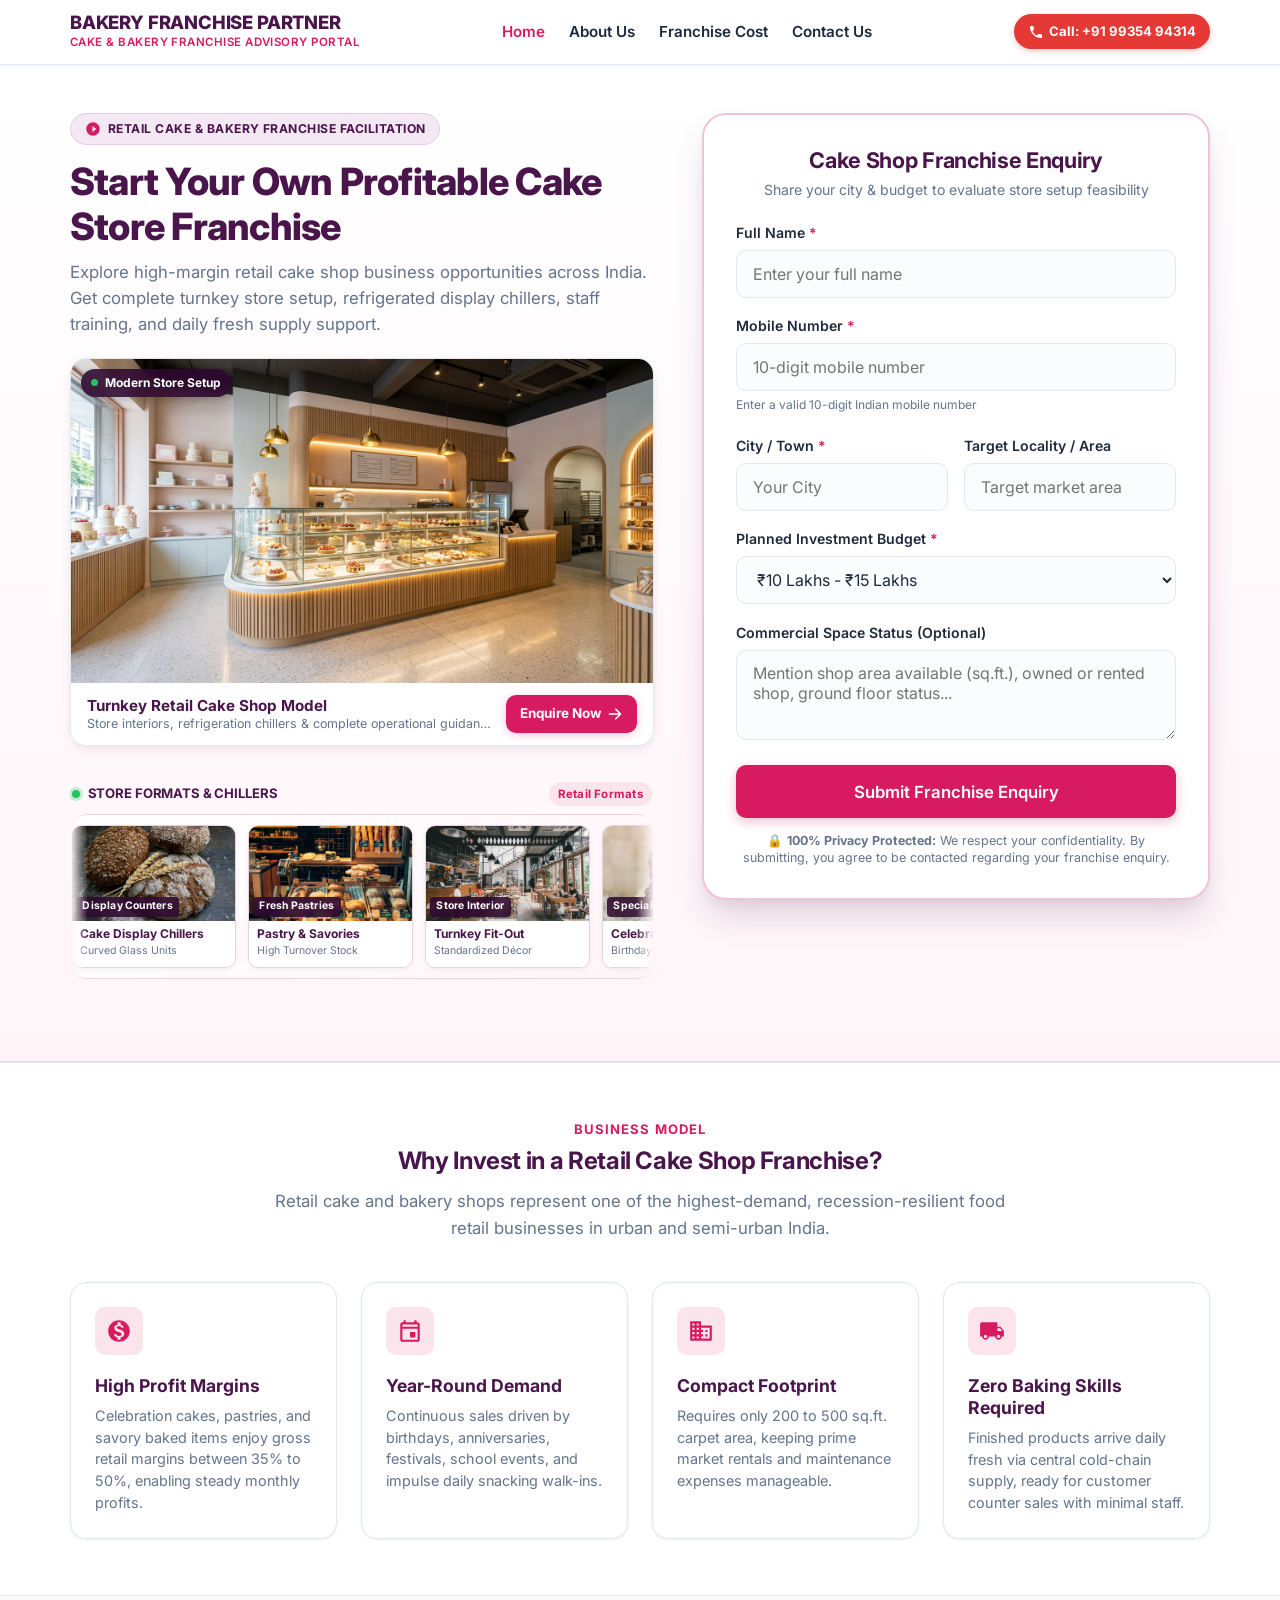
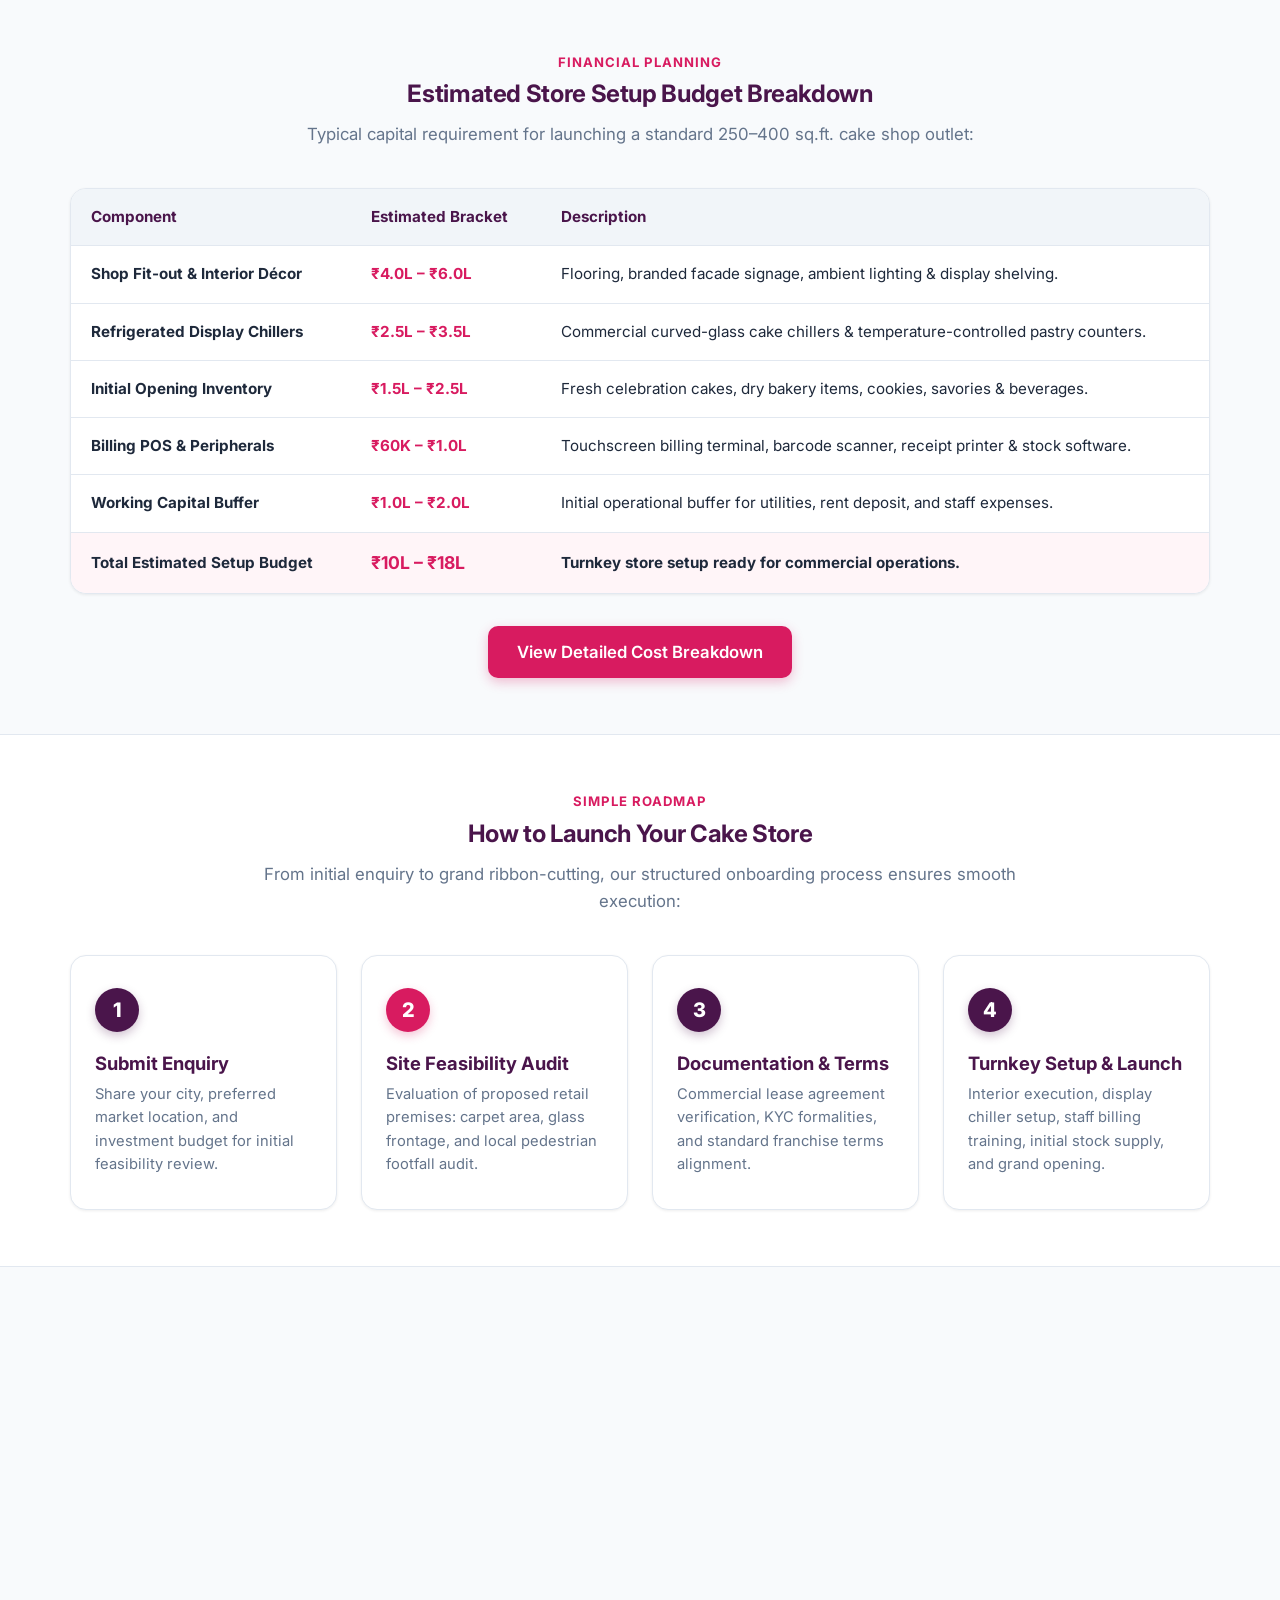
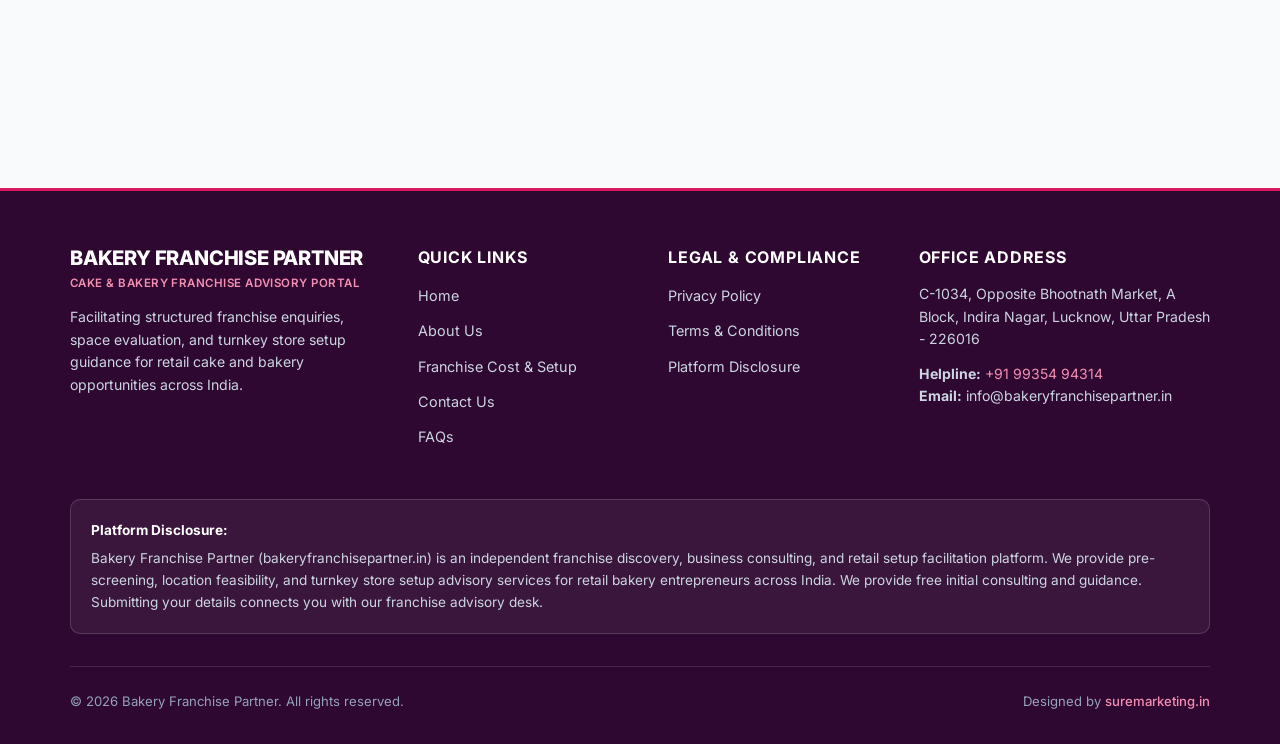
<file: index.html>
<!DOCTYPE html>
<html lang="en">
<head>
  <!-- Google Tag Manager -->
  <script>(function(w,d,s,l,i){w[l]=w[l]||[];w[l].push({'gtm.start':
  new Date().getTime(),event:'gtm.js'});var f=d.getElementsByTagName(s)[0],
  j=d.createElement(s),dl=l!='dataLayer'?'&l='+l:'';j.async=true;j.src=
  'https://www.googletagmanager.com/gtm.js?id='+i+dl;f.parentNode.insertBefore(j,f);
  })(window,document,'script','dataLayer','GTM-P94VCCMQ');</script>
  <!-- End Google Tag Manager -->

  <!-- Google tag (gtag.js) -->
  <script async src="https://www.googletagmanager.com/gtag/js?id=AW-18435726150"></script>
  <script>
    window.dataLayer = window.dataLayer || [];
    function gtag(){dataLayer.push(arguments);}
    gtag('js', new Date());
    gtag('config', 'AW-18435726150');
  </script>

  <meta charset="UTF-8">
  <meta name="viewport" content="width=device-width, initial-scale=1.0">
  
  <title>Cake Store Franchise Opportunities | Bakery Franchise Partner</title>
  <meta name="description" content="Explore profitable cake shop and bakery franchise opportunities in India. Get complete turnkey store setup, refrigerated display chillers, and training support.">
  <meta name="keywords" content="cake store franchise, bakery franchise, cake shop investment, bakery business opportunity, retail bakery franchise, cake franchise cost">
  <link rel="canonical" href="https://bakeryfranchisepartner.in/">
  <meta name="robots" content="index, follow">

  <!-- Open Graph -->
  <meta property="og:type" content="website">
  <meta property="og:url" content="https://bakeryfranchisepartner.in/">
  <meta property="og:title" content="Cake Store Franchise Opportunities | Bakery Franchise Partner">
  <meta property="og:description" content="Start your own profitable retail cake shop. Check investment cost, space requirements, and turnkey store setup guidance.">
  <meta property="og:image" content="https://bakeryfranchisepartner.in/images/cake-shop-store.jpg">

  <!-- Favicon -->
  <link rel="icon" href="data:image/svg+xml,<svg xmlns=%22http://www.w3.org/2000/svg%22 viewBox=%220 0 100 100%22><text y=%22.9em%22 font-size=%2290%22>🎂</text></svg>">
  <link rel="preconnect" href="https://fonts.googleapis.com">
  <link rel="preconnect" href="https://fonts.gstatic.com" crossorigin>
  <link href="https://fonts.googleapis.com/css2?family=Inter:wght@400;500;600;700;800&display=swap" rel="stylesheet">
  <link rel="stylesheet" href="style.css?v=3.0">
</head>
<body>
  <!-- Google Tag Manager (noscript) -->
  <noscript><iframe src="https://www.googletagmanager.com/ns.html?id=GTM-P94VCCMQ"
  height="0" width="0" style="display:none;visibility:hidden"></iframe></noscript>
  <!-- End Google Tag Manager (noscript) -->

  <!-- Site Header -->
  <header class="site-header">
    <div class="container">
      <div class="header-inner">
        <a href="index.html" class="brand-wrap" aria-label="Bakery Franchise Partner Home">
          <div class="brand-text">
            <span class="brand-name">BAKERY FRANCHISE PARTNER</span>
            <span class="brand-tagline">Cake & Bakery Franchise Advisory Portal</span>
          </div>
        </a>

        <!-- Desktop Navigation -->
        <ul class="site-nav">
          <li><a href="index.html" class="active">Home</a></li>
          <li><a href="about-us.html">About Us</a></li>
          <li><a href="investment-cost.html">Franchise Cost</a></li>
          <li><a href="contact-us.html">Contact Us</a></li>
        </ul>

        <div class="header-actions">
          <a href="tel:+919935494314" class="btn-call-compact js-call-btn" data-source="header-call" aria-label="Call for enquiry">
            <svg viewBox="0 0 24 24" fill="currentColor"><path d="M6.62 10.79a15.053 15.053 0 006.59 6.59l2.2-2.2a1 1 0 011.02-.24c1.12.37 2.33.57 3.57.57.55 0 1 .45 1 1V20a1 1 0 01-1 1A17 17 0 013 4a1 1 0 011-1h3.5a1 1 0 011 1c0 1.25.2 2.45.57 3.57.11.35.03.74-.25 1.02l-2.2 2.2z"/></svg>
            <span>Call: +91 99354 94314</span>
          </a>
        </div>
      </div>
    </div>
  </header>

  <!-- Hero Section -->
  <section class="hero-section" id="hero">
    <div class="container">
      <div class="hero-grid">
        
        <!-- Left: Hero Headline & Visual Showcase -->
        <div class="hero-content">
          <div class="hero-badge-wrap">
            <span class="badge-tag badge-platform">
              <svg class="badge-icon" viewBox="0 0 24 24" width="16" height="16" fill="currentColor"><path d="M12 2C6.48 2 2 6.48 2 12s4.48 10 10 10 10-4.48 10-10S17.52 2 12 2zm-1 14.5v-9l6 4.5-6 4.5z"/></svg>
              <span class="badge-text">RETAIL CAKE & BAKERY FRANCHISE FACILITATION</span>
            </span>
          </div>

          <h1 class="hero-title">Start Your Own Profitable Cake Store Franchise</h1>
          
          <p class="hero-desc">
            Explore high-margin retail cake shop business opportunities across India. Get complete turnkey store setup, refrigerated display chillers, staff training, and daily fresh supply support.
          </p>

          <!-- Store Showcase Photo Card -->
          <div class="hero-photo-showcase">
            <div class="hero-photo-wrap" style="height: auto !important; min-height: unset !important; max-height: none !important;">
              <img src="images/cake-shop-store.jpg" alt="Modern Retail Cake Store Display Setup" width="800" height="533" fetchpriority="high" decoding="sync" style="width: 100% !important; height: auto !important; max-height: 400px !important; object-fit: cover !important; border-radius: var(--radius-md) var(--radius-md) 0 0; display: block !important;">
              <span class="hero-photo-badge">
                <span class="badge-dot" style="background-color: #22C55E;"></span> Modern Store Setup
              </span>
            </div>
            <div class="hero-photo-footer">
              <div class="hero-photo-info">
                <span class="hero-photo-title">Turnkey Retail Cake Shop Model</span>
                <span class="hero-photo-desc">Store interiors, refrigeration chillers & complete operational guidance</span>
              </div>
              <a href="#enquiry-form" class="hero-photo-enquire-btn">
                <span>Enquire Now</span>
                <svg viewBox="0 0 20 20" fill="currentColor" width="16" height="16"><path fill-rule="evenodd" d="M10.293 3.293a1 1 0 011.414 0l6 6a1 1 0 010 1.414l-6 6a1 1 0 01-1.414-1.414L14.586 11H3a1 1 0 110-2h11.586l-4.293-4.293a1 1 0 010-1.414z" clip-rule="evenodd" /></svg>
              </a>
            </div>
          </div>

          <!-- Store Setup Formats Showcase Carousel -->
          <div class="store-marquee-section" aria-label="Bakery Store Setup Showcase">
            <div class="marquee-header">
              <div class="marquee-title-wrap">
                <span class="marquee-live-dot"></span>
                <span class="marquee-title">Store Formats & Chillers</span>
              </div>
              <span class="marquee-badge">Retail Formats</span>
            </div>

            <div class="store-marquee-container">
              <div class="store-marquee-track">
                <div class="marquee-card">
                  <div class="marquee-img-wrap">
                    <img src="images/bakery-counter.jpg" alt="Bakery refrigerated display counters" width="165" height="100" loading="lazy">
                    <span class="marquee-tag">Display Counters</span>
                  </div>
                  <div class="marquee-caption">
                    <span class="marquee-caption-title">Cake Display Chillers</span>
                    <span class="marquee-caption-sub">Curved Glass Units</span>
                  </div>
                </div>

                <div class="marquee-card">
                  <div class="marquee-img-wrap">
                    <img src="images/pastry-display.jpg" alt="Fresh pastry and snack counters" width="165" height="100" loading="lazy">
                    <span class="marquee-tag">Fresh Pastries</span>
                  </div>
                  <div class="marquee-caption">
                    <span class="marquee-caption-title">Pastry & Savories</span>
                    <span class="marquee-caption-sub">High Turnover Stock</span>
                  </div>
                </div>

                <div class="marquee-card">
                  <div class="marquee-img-wrap">
                    <img src="images/store-interior.jpg" alt="Modern bakery store interior" width="165" height="100" loading="lazy">
                    <span class="marquee-tag">Store Interior</span>
                  </div>
                  <div class="marquee-caption">
                    <span class="marquee-caption-title">Turnkey Fit-Out</span>
                    <span class="marquee-caption-sub">Standardized Décor</span>
                  </div>
                </div>

                <div class="marquee-card">
                  <div class="marquee-img-wrap">
                    <img src="images/cake-showcase.jpg" alt="Celebration cakes showcase" width="165" height="100" loading="lazy">
                    <span class="marquee-tag">Specialty Cakes</span>
                  </div>
                  <div class="marquee-caption">
                    <span class="marquee-caption-title">Celebration Cakes</span>
                    <span class="marquee-caption-sub">Birthday & Wedding</span>
                  </div>
                </div>

                <!-- Duplicate for Smooth Infinite Loop -->
                <div class="marquee-card" aria-hidden="true">
                  <div class="marquee-img-wrap">
                    <img src="images/bakery-counter.jpg" alt="Bakery refrigerated display counters" width="165" height="100" loading="lazy">
                    <span class="marquee-tag">Display Counters</span>
                  </div>
                  <div class="marquee-caption">
                    <span class="marquee-caption-title">Cake Display Chillers</span>
                    <span class="marquee-caption-sub">Curved Glass Units</span>
                  </div>
                </div>

                <div class="marquee-card" aria-hidden="true">
                  <div class="marquee-img-wrap">
                    <img src="images/pastry-display.jpg" alt="Fresh pastry and snack counters" width="165" height="100" loading="lazy">
                    <span class="marquee-tag">Fresh Pastries</span>
                  </div>
                  <div class="marquee-caption">
                    <span class="marquee-caption-title">Pastry & Savories</span>
                    <span class="marquee-caption-sub">High Turnover Stock</span>
                  </div>
                </div>
              </div>
            </div>
          </div>
        </div>

        <!-- Right: Lead Enquiry Form -->
        <div class="lead-form-wrapper" id="enquiry-form">
          <div class="lead-form-card">
            <div class="form-header">
              <h2 class="form-title">Cake Shop Franchise Enquiry</h2>
              <p class="form-subtitle">Share your city & budget to evaluate store setup feasibility</p>
            </div>

            <!-- Alerts -->
            <div id="form-success-alert" class="form-alert alert-success" role="alert">
              <strong>Thank you for your enquiry!</strong><br>
              Your details have been received successfully. Our advisory team will connect with you shortly.
            </div>

            <div id="form-error-alert" class="form-alert alert-error" role="alert"></div>

            <form id="lead-enquiry-form" novalidate>
              <input type="hidden" name="franchise_brand" value="Cake Store Franchise">
              
              <div class="form-group">
                <label for="full_name" class="form-label">Full Name <span class="required">*</span></label>
                <input type="text" id="full_name" name="full_name" class="form-control" placeholder="Enter your full name" required autocomplete="name">
              </div>

              <div class="form-group">
                <label for="mobile_number" class="form-label">Mobile Number <span class="required">*</span></label>
                <input type="tel" id="mobile_number" name="mobile_number" class="form-control" placeholder="10-digit mobile number" required autocomplete="tel" maxlength="14">
                <span class="form-help">Enter a valid 10-digit Indian mobile number</span>
              </div>

              <div class="form-row">
                <div class="form-group">
                  <label for="city" class="form-label">City / Town <span class="required">*</span></label>
                  <input type="text" id="city" name="city" class="form-control" placeholder="Your City" required autocomplete="address-level2">
                </div>

                <div class="form-group">
                  <label for="preferred_location" class="form-label">Target Locality / Area</label>
                  <input type="text" id="preferred_location" name="preferred_location" class="form-control" placeholder="Target market area">
                </div>
              </div>

              <div class="form-group">
                <label for="investment_budget" class="form-label">Planned Investment Budget <span class="required">*</span></label>
                <select id="investment_budget" name="investment_budget" class="form-control" required>
                  <option value="" disabled selected>Select investment range</option>
                  <option value="5_10_lakhs">₹5 Lakhs - ₹10 Lakhs</option>
                  <option value="10_15_lakhs" selected>₹10 Lakhs - ₹15 Lakhs</option>
                  <option value="15_25_lakhs">₹15 Lakhs - ₹25 Lakhs</option>
                  <option value="above_25_lakhs">Above ₹25 Lakhs</option>
                  <option value="to_be_discussed">To be discussed</option>
                </select>
              </div>

              <div class="form-group">
                <label for="message" class="form-label">Commercial Space Status (Optional)</label>
                <textarea id="message" name="message" class="form-control" placeholder="Mention shop area available (sq.ft.), owned or rented shop, ground floor status..."></textarea>
              </div>

              <button type="submit" id="form-submit-btn" class="btn btn-primary btn-block btn-lg">
                Submit Franchise Enquiry
              </button>

              <p class="form-privacy-note">
                🔒 <strong>100% Privacy Protected:</strong> We respect your confidentiality. By submitting, you agree to be contacted regarding your franchise enquiry.
              </p>
                          </form>

          </div>
        </div>

      </div>
    </div>
  </section>

  <!-- Key Benefits Grid -->
  <section class="section section-alt" id="benefits">
    <div class="container">
      <div class="section-header">
        <span class="section-subtitle">Business Model</span>
        <h2>Why Invest in a Retail Cake Shop Franchise?</h2>
        <p class="section-desc">Retail cake and bakery shops represent one of the highest-demand, recession-resilient food retail businesses in urban and semi-urban India.</p>
      </div>

      <div class="benefits-grid">
        <div class="benefit-card">
          <div class="benefit-icon">
            <svg viewBox="0 0 24 24" fill="currentColor"><path d="M12 2C6.48 2 2 6.48 2 12s4.48 10 10 10 10-4.48 10-10S17.52 2 12 2zm1.41 16.09V20h-2.67v-1.93c-1.71-.36-3.16-1.46-3.27-3.4h1.96c.1 1.05.82 1.87 2.65 1.87 1.96 0 2.4-.98 2.4-1.59 0-.83-.44-1.61-2.67-2.14-2.48-.6-4.18-1.62-4.18-3.67 0-1.72 1.39-2.84 3.11-3.21V4h2.67v1.95c1.86.45 2.79 1.86 2.85 3.12H14.3c-.05-.67-.53-1.67-2.19-1.67-1.39 0-2.16.66-2.16 1.48 0 .78.58 1.3 2.5 1.77 2.69.64 4.35 1.69 4.35 3.86 0 1.66-1.12 3.09-3.39 3.58z"/></svg>
          </div>
          <h3 class="benefit-title">High Profit Margins</h3>
          <p class="benefit-desc">Celebration cakes, pastries, and savory baked items enjoy gross retail margins between 35% to 50%, enabling steady monthly profits.</p>
        </div>

        <div class="benefit-card">
          <div class="benefit-icon">
            <svg viewBox="0 0 24 24" fill="currentColor"><path d="M19 4h-1V2h-2v2H8V2H6v2H5c-1.11 0-1.99.9-1.99 2L3 20c0 1.1.89 2 2 2h14c1.1 0 2-.9 2-2V6c0-1.1-.9-2-2-2zm0 16H5V10h14v10zm0-12H5V6h14v2zm-7 5h5v5h-5z"/></svg>
          </div>
          <h3 class="benefit-title">Year-Round Demand</h3>
          <p class="benefit-desc">Continuous sales driven by birthdays, anniversaries, festivals, school events, and impulse daily snacking walk-ins.</p>
        </div>

        <div class="benefit-card">
          <div class="benefit-icon">
            <svg viewBox="0 0 24 24" fill="currentColor"><path d="M12 7V3H2v18h20V7H12zM6 19H4v-2h2v2zm0-4H4v-2h2v2zm0-4H4V9h2v2zm0-4H4V5h2v2zm4 12H8v-2h2v2zm0-4H8v-2h2v2zm0-4H8V9h2v2zm0-4H8V5h2v2zm10 12h-8v-2h2v-2h-2v-2h2v-2h-2V9h8v10zm-2-8h-2v2h2v-2zm0 4h-2v2h2v-2z"/></svg>
          </div>
          <h3 class="benefit-title">Compact Footprint</h3>
          <p class="benefit-desc">Requires only 200 to 500 sq.ft. carpet area, keeping prime market rentals and maintenance expenses manageable.</p>
        </div>

        <div class="benefit-card">
          <div class="benefit-icon">
            <svg viewBox="0 0 24 24" fill="currentColor"><path d="M20 8h-3V4H3c-1.1 0-2 .9-2 2v11h2c0 1.66 1.34 3 3 3s3-1.34 3-3h6c0 1.66 1.34 3 3 3s3-1.34 3-3h2v-5l-3-4zM6 18.5c-.83 0-1.5-.67-1.5-1.5s.67-1.5 1.5-1.5 1.5.67 1.5 1.5-.67 1.5-1.5 1.5zm13.5-9l1.96 2.5H17V9.5h2.5zm-1.5 9c-.83 0-1.5-.67-1.5-1.5s.67-1.5 1.5-1.5 1.5.67 1.5 1.5-.67 1.5-1.5 1.5z"/></svg>
          </div>
          <h3 class="benefit-title">Zero Baking Skills Required</h3>
          <p class="benefit-desc">Finished products arrive daily fresh via central cold-chain supply, ready for customer counter sales with minimal staff.</p>
        </div>
      </div>
    </div>
  </section>

  <!-- Investment Table Section -->
  <section class="section" id="investment-overview">
    <div class="container">
      <div class="section-header">
        <span class="section-subtitle">Financial Planning</span>
        <h2>Estimated Store Setup Budget Breakdown</h2>
        <p class="section-desc">Typical capital requirement for launching a standard 250–400 sq.ft. cake shop outlet:</p>
      </div>

      <div class="cost-table-card">
        <table class="cost-table">
          <thead>
            <tr>
              <th>Component</th>
              <th>Estimated Bracket</th>
              <th>Description</th>
            </tr>
          </thead>
          <tbody>
            <tr>
              <td><strong>Shop Fit-out & Interior Décor</strong></td>
              <td class="cost-highlight">₹4.0L – ₹6.0L</td>
              <td>Flooring, branded facade signage, ambient lighting & display shelving.</td>
            </tr>
            <tr>
              <td><strong>Refrigerated Display Chillers</strong></td>
              <td class="cost-highlight">₹2.5L – ₹3.5L</td>
              <td>Commercial curved-glass cake chillers & temperature-controlled pastry counters.</td>
            </tr>
            <tr>
              <td><strong>Initial Opening Inventory</strong></td>
              <td class="cost-highlight">₹1.5L – ₹2.5L</td>
              <td>Fresh celebration cakes, dry bakery items, cookies, savories & beverages.</td>
            </tr>
            <tr>
              <td><strong>Billing POS & Peripherals</strong></td>
              <td class="cost-highlight">₹60K – ₹1.0L</td>
              <td>Touchscreen billing terminal, barcode scanner, receipt printer & stock software.</td>
            </tr>
            <tr>
              <td><strong>Working Capital Buffer</strong></td>
              <td class="cost-highlight">₹1.0L – ₹2.0L</td>
              <td>Initial operational buffer for utilities, rent deposit, and staff expenses.</td>
            </tr>
            <tr style="background: var(--color-bg-warm); font-weight: 700;">
              <td><strong>Total Estimated Setup Budget</strong></td>
              <td class="cost-highlight" style="font-size: 1.1rem;">₹10L – ₹18L</td>
              <td>Turnkey store setup ready for commercial operations.</td>
            </tr>
          </tbody>
        </table>
      </div>

      <div style="text-align: center; margin-top: 1.5rem;">
        <a href="investment-cost.html" class="btn btn-primary btn-lg">View Detailed Cost Breakdown</a>
      </div>
    </div>
  </section>

  <!-- 4-Step Process -->
  <section class="section section-alt" id="process">
    <div class="container">
      <div class="section-header">
        <span class="section-subtitle">Simple Roadmap</span>
        <h2>How to Launch Your Cake Store</h2>
        <p class="section-desc">From initial enquiry to grand ribbon-cutting, our structured onboarding process ensures smooth execution:</p>
      </div>

      <div class="steps-grid" style="grid-template-columns: repeat(auto-fit, minmax(240px, 1fr));">
        <div class="step-card">
          <div class="step-number">1</div>
          <h3 class="step-title">Submit Enquiry</h3>
          <p class="step-desc">Share your city, preferred market location, and investment budget for initial feasibility review.</p>
        </div>

        <div class="step-card">
          <div class="step-number">2</div>
          <h3 class="step-title">Site Feasibility Audit</h3>
          <p class="step-desc">Evaluation of proposed retail premises: carpet area, glass frontage, and local pedestrian footfall audit.</p>
        </div>

        <div class="step-card">
          <div class="step-number">3</div>
          <h3 class="step-title">Documentation & Terms</h3>
          <p class="step-desc">Commercial lease agreement verification, KYC formalities, and standard franchise terms alignment.</p>
        </div>

        <div class="step-card">
          <div class="step-number">4</div>
          <h3 class="step-title">Turnkey Setup & Launch</h3>
          <p class="step-desc">Interior execution, display chiller setup, staff billing training, initial stock supply, and grand opening.</p>
        </div>
      </div>
    </div>
  </section>

  <!-- FAQs -->
  <section class="section" id="faq">
    <div class="container">
      <div class="section-header">
        <span class="section-subtitle">Got Questions?</span>
        <h2>Frequently Asked Questions</h2>
      </div>

      <div class="faq-container">
        <div class="faq-item">
          <button class="faq-question" aria-expanded="false">
            <span>What is the minimum commercial space required to open a cake shop?</span>
            <span class="faq-toggle-icon"></span>
          </button>
          <div class="faq-answer">
            <p>A retail cake shop typically requires 200 to 500 sq.ft. of ground-floor carpet area with a minimum 10 to 12 feet glass frontage for optimal cake showcase visibility.</p>
          </div>
        </div>

        <div class="faq-item">
          <button class="faq-question" aria-expanded="false">
            <span>What is the total investment required?</span>
            <span class="faq-toggle-icon"></span>
          </button>
          <div class="faq-answer">
            <p>The total turnkey investment typically ranges from ₹10 Lakhs to ₹18 Lakhs, covering shop interiors, curved-glass display chillers, touch POS billing, initial stock, and working capital.</p>
          </div>
        </div>

        <div class="faq-item">
          <button class="faq-question" aria-expanded="false">
            <span>Do I need prior baking or confectionery experience?</span>
            <span class="faq-toggle-icon"></span>
          </button>
          <div class="faq-answer">
            <p>No prior baking experience is required. Products arrive pre-baked and fresh daily through central supply logistics. Counter staff receive comprehensive billing, handling, and hygiene training.</p>
          </div>
        </div>

        <div class="faq-item">
          <button class="faq-question" aria-expanded="false">
            <span>How do I submit my location for evaluation?</span>
            <span class="faq-toggle-icon"></span>
          </button>
          <div class="faq-answer">
            <p>Simply fill out the enquiry form on this page or call our advisory desk at +91 99354 94314 with your city and property specifications.</p>
          </div>
        </div>
      </div>
    </div>
  </section>

  <!-- Site Footer -->
  <footer class="site-footer">
    <div class="container">
      <div class="footer-grid">
        <div class="footer-brand">
          <div class="brand-name" style="font-size: 1.25rem; font-weight: 800;">BAKERY FRANCHISE PARTNER</div>
          <div class="brand-tagline">Cake & Bakery Franchise Advisory Portal</div>
          <p>
            Facilitating structured franchise enquiries, space evaluation, and turnkey store setup guidance for retail cake and bakery opportunities across India.
          </p>
        </div>

        <div>
          <h4 class="footer-heading">Quick Links</h4>
          <ul class="footer-links">
            <li><a href="index.html">Home</a></li>
            <li><a href="about-us.html">About Us</a></li>
            <li><a href="investment-cost.html">Franchise Cost & Setup</a></li>
            <li><a href="contact-us.html">Contact Us</a></li>
            <li><a href="#faq">FAQs</a></li>
          </ul>
        </div>

        <div>
          <h4 class="footer-heading">Legal & Compliance</h4>
          <ul class="footer-links">
            <li><a href="privacy-policy.html">Privacy Policy</a></li>
            <li><a href="terms-conditions.html">Terms & Conditions</a></li>
            <li><a href="#disclaimer">Platform Disclosure</a></li>
          </ul>
        </div>
        <div>
          <h4 class="footer-heading">Office Address</h4>
          <p style="font-size: 0.88rem; color: #CBD5E1; line-height: 1.6; margin-bottom: 0.75rem;">
            C-1034, Opposite Bhootnath Market, A Block, Indira Nagar, Lucknow, Uttar Pradesh - 226016
          </p>
          <p style="font-size: 0.88rem; color: #CBD5E1; line-height: 1.6; margin-bottom: 0;">
            <strong>Helpline:</strong> <a href="tel:+919935494314" style="color: #F48FB1; text-decoration: none;">+91 99354 94314</a><br>
            <strong>Email:</strong> <a href="mailto:info@bakeryfranchisepartner.in" style="color: #CBD5E1; text-decoration: none;">info@bakeryfranchisepartner.in</a>
          </p>
        </div>
      </div>

      <!-- Footer Disclosure -->
      <div class="footer-disclaimer-box" id="disclaimer">
        <strong>Platform Disclosure:</strong>
        <p>
          Bakery Franchise Partner (bakeryfranchisepartner.in) is an independent franchise discovery, business consulting, and retail setup facilitation platform. We provide pre-screening, location feasibility, and turnkey store setup advisory services for retail bakery entrepreneurs across India. We provide free initial consulting and guidance. Submitting your details connects you with our franchise advisory desk.
        </p>
      </div>

      <div class="footer-bottom">
        <div>
          &copy; <script>document.write(new Date().getFullYear());</script> Bakery Franchise Partner. All rights reserved.
        </div>
        <div class="footer-credits">
          <span>Designed by <a href="https://suremarketing.in" target="_blank" rel="noopener">suremarketing.in</a></span>
          
        </div>
      </div>
    </div>
  </footer>

  <!-- Sticky Mobile Contact Bar -->
  <div class="mobile-sticky-bar" aria-label="Mobile Quick Contact Bar">
    <a href="tel:+919935494314" class="sticky-btn btn-sticky-call js-call-btn" data-source="mobile-sticky-call">
      <svg viewBox="0 0 24 24" fill="currentColor"><path d="M6.62 10.79a15.053 15.053 0 006.59 6.59l2.2-2.2a1 1 0 011.02-.24c1.12.37 2.33.57 3.57.57.55 0 1 .45 1 1V20a1 1 0 01-1 1A17 17 0 013 4a1 1 0 011-1h3.5a1 1 0 011 1c0 1.25.2 2.45.57 3.57.11.35.03.74-.25 1.02l-2.2 2.2z"/></svg>
      <span>Call Now: +91 99354 94314</span>
    </a>
  </div>

  <script src="script.js?v=3.0" defer></script>
</body>
</html>
</file>
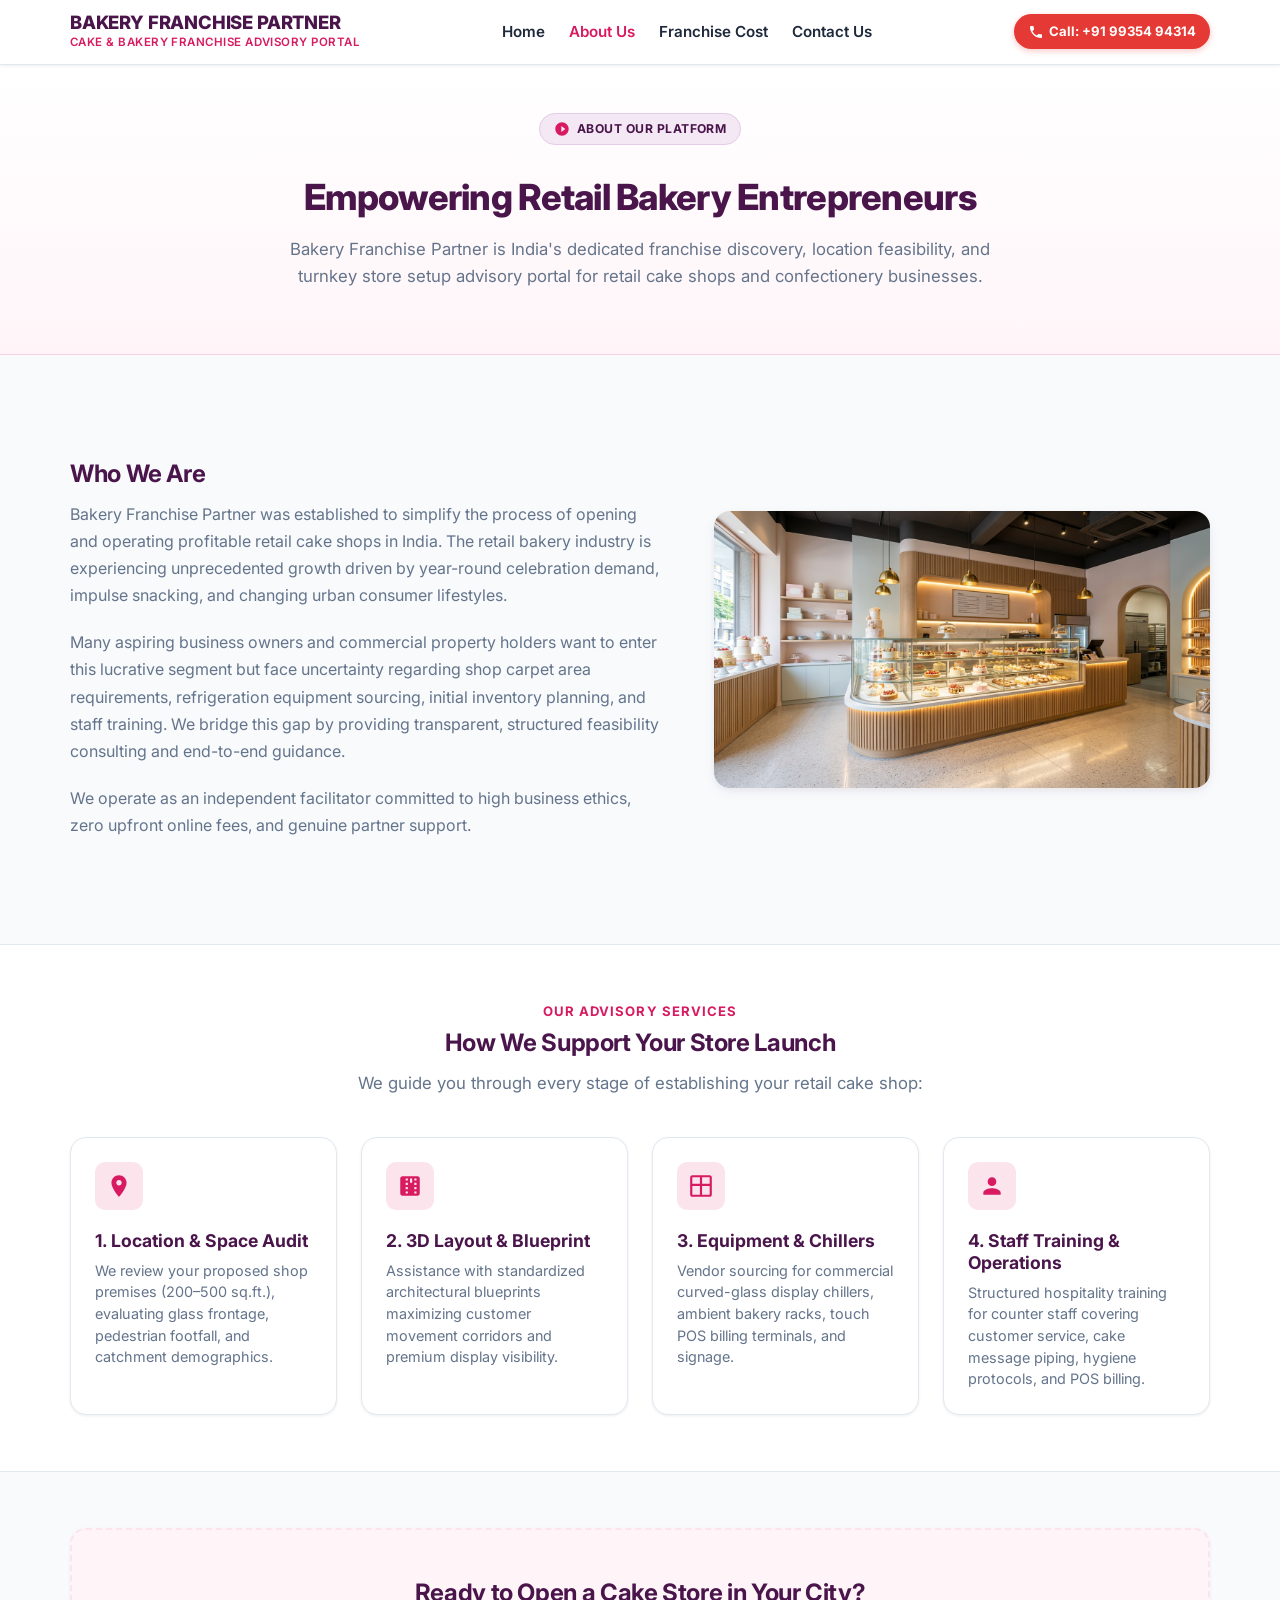
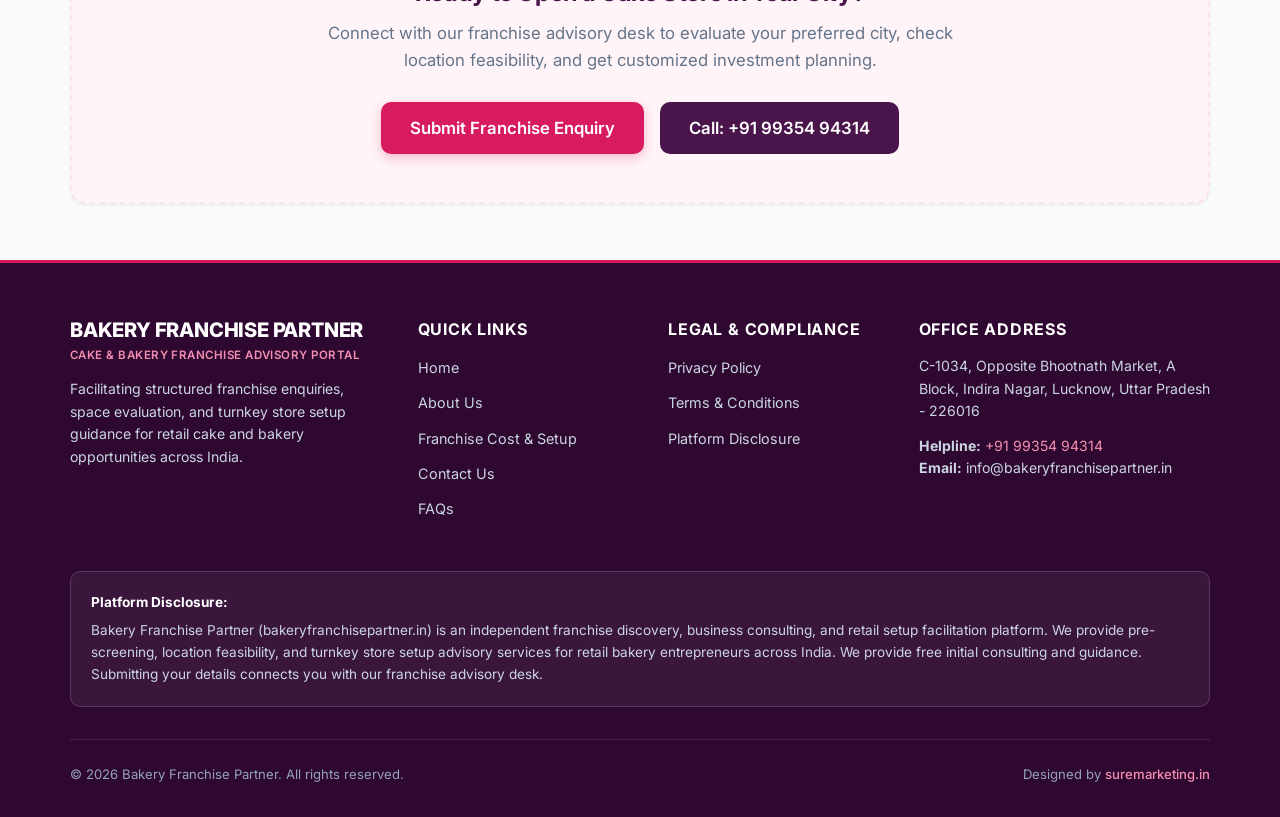
<file: about-us.html>
<!DOCTYPE html>
<html lang="en">
<head>
  <!-- Google Tag Manager -->
  <script>(function(w,d,s,l,i){w[l]=w[l]||[];w[l].push({'gtm.start':
  new Date().getTime(),event:'gtm.js'});var f=d.getElementsByTagName(s)[0],
  j=d.createElement(s),dl=l!='dataLayer'?'&l='+l:'';j.async=true;j.src=
  'https://www.googletagmanager.com/gtm.js?id='+i+dl;f.parentNode.insertBefore(j,f);
  })(window,document,'script','dataLayer','GTM-P94VCCMQ');</script>
  <!-- End Google Tag Manager -->

  <!-- Google tag (gtag.js) -->
  <script async src="https://www.googletagmanager.com/gtag/js?id=AW-18435726150"></script>
  <script>
    window.dataLayer = window.dataLayer || [];
    function gtag(){dataLayer.push(arguments);}
    gtag('js', new Date());
    gtag('config', 'AW-18435726150');
  </script>

  <meta charset="UTF-8">
  <meta name="viewport" content="width=device-width, initial-scale=1.0">
  
  <title>About Us | Bakery Franchise Partner</title>
  <meta name="description" content="Learn about Bakery Franchise Partner, India's trusted franchise discovery, business consulting, and turnkey store setup advisory portal for retail cake shops.">
  <link rel="canonical" href="https://bakeryfranchisepartner.in/about-us.html">
  <meta name="robots" content="index, follow">

  <!-- Open Graph -->
  <meta property="og:type" content="website">
  <meta property="og:url" content="https://bakeryfranchisepartner.in/about-us.html">
  <meta property="og:title" content="About Us | Bakery Franchise Partner">
  <meta property="og:description" content="Empowering retail entrepreneurs across India to establish modern, profitable cake shops and bakery stores.">
  <meta property="og:image" content="https://bakeryfranchisepartner.in/images/cake-shop-store.jpg">

  <!-- Favicon -->
  <link rel="icon" href="data:image/svg+xml,<svg xmlns=%22http://www.w3.org/2000/svg%22 viewBox=%220 0 100 100%22><text y=%22.9em%22 font-size=%2290%22>🎂</text></svg>">
  <link rel="preconnect" href="https://fonts.googleapis.com">
  <link rel="preconnect" href="https://fonts.gstatic.com" crossorigin>
  <link href="https://fonts.googleapis.com/css2?family=Inter:wght@400;500;600;700;800&display=swap" rel="stylesheet">
  <link rel="stylesheet" href="style.css?v=3.0">
</head>
<body>
  <!-- Google Tag Manager (noscript) -->
  <noscript><iframe src="https://www.googletagmanager.com/ns.html?id=GTM-P94VCCMQ"
  height="0" width="0" style="display:none;visibility:hidden"></iframe></noscript>
  <!-- End Google Tag Manager (noscript) -->

  <!-- Site Header -->
  <header class="site-header">
    <div class="container">
      <div class="header-inner">
        <a href="index.html" class="brand-wrap" aria-label="Bakery Franchise Partner Home">
          <div class="brand-text">
            <span class="brand-name">BAKERY FRANCHISE PARTNER</span>
            <span class="brand-tagline">Cake & Bakery Franchise Advisory Portal</span>
          </div>
        </a>

        <!-- Desktop Navigation -->
        <ul class="site-nav">
          <li><a href="index.html">Home</a></li>
          <li><a href="about-us.html" class="active">About Us</a></li>
          <li><a href="investment-cost.html">Franchise Cost</a></li>
          <li><a href="contact-us.html">Contact Us</a></li>
        </ul>

        <div class="header-actions">
          <a href="tel:+919935494314" class="btn-call-compact js-call-btn" data-source="header-call" aria-label="Call for enquiry">
            <svg viewBox="0 0 24 24" fill="currentColor"><path d="M6.62 10.79a15.053 15.053 0 006.59 6.59l2.2-2.2a1 1 0 011.02-.24c1.12.37 2.33.57 3.57.57.55 0 1 .45 1 1V20a1 1 0 01-1 1A17 17 0 013 4a1 1 0 011-1h3.5a1 1 0 011 1c0 1.25.2 2.45.57 3.57.11.35.03.74-.25 1.02l-2.2 2.2z"/></svg>
            <span>Call: +91 99354 94314</span>
          </a>
        </div>
      </div>
    </div>
  </header>

  <!-- Subpage Hero -->
  <section class="subpage-hero">
    <div class="container">
      <div class="hero-badge-wrap">
        <span class="badge-tag badge-platform">
          <svg class="badge-icon" viewBox="0 0 24 24" width="16" height="16" fill="currentColor"><path d="M12 2C6.48 2 2 6.48 2 12s4.48 10 10 10 10-4.48 10-10S17.52 2 12 2zm-1 14.5v-9l6 4.5-6 4.5z"/></svg>
          <span class="badge-text">ABOUT OUR PLATFORM</span>
        </span>
      </div>
      <h1>Empowering Retail Bakery Entrepreneurs</h1>
      <p>
        Bakery Franchise Partner is India's dedicated franchise discovery, location feasibility, and turnkey store setup advisory portal for retail cake shops and confectionery businesses.
      </p>
    </div>
  </section>

  <!-- About Content Section -->
  <section class="section">
    <div class="container">
      <div class="subpage-grid" style="grid-template-columns: 1.2fr 1fr; gap: 3rem; align-items: center;">
        <div>
          <h2>Who We Are</h2>
          <p style="color: var(--color-text-muted); line-height: 1.7; margin-bottom: 1.25rem;">
            Bakery Franchise Partner  was established to simplify the process of opening and operating profitable retail cake shops in India. The retail bakery industry is experiencing unprecedented growth driven by year-round celebration demand, impulse snacking, and changing urban consumer lifestyles.
          </p>
          <p style="color: var(--color-text-muted); line-height: 1.7; margin-bottom: 1.25rem;">
            Many aspiring business owners and commercial property holders want to enter this lucrative segment but face uncertainty regarding shop carpet area requirements, refrigeration equipment sourcing, initial inventory planning, and staff training. We bridge this gap by providing transparent, structured feasibility consulting and end-to-end guidance.
          </p>
          <p style="color: var(--color-text-muted); line-height: 1.7;">
            We operate as an independent facilitator committed to high business ethics, zero upfront online fees, and genuine partner support.
          </p>
        </div>

        <div>
          <img src="images/cake-shop-store.jpg" alt="Modern Retail Cake Store Interior and Display Setup" width="800" height="533" style="width: 100%; border-radius: var(--radius-lg); box-shadow: var(--shadow-md); display: block;">
        </div>
      </div>
    </div>
  </section>

  <!-- What We Do: 4 Pillars -->
  <section class="section section-alt">
    <div class="container">
      <div class="section-header">
        <span class="section-subtitle">Our Advisory Services</span>
        <h2>How We Support Your Store Launch</h2>
        <p class="section-desc">We guide you through every stage of establishing your retail cake shop:</p>
      </div>

      <div class="benefits-grid">
        <div class="benefit-card">
          <div class="benefit-icon">
            <svg viewBox="0 0 24 24" fill="currentColor"><path d="M12 2C8.13 2 5 5.13 5 9c0 5.25 7 13 7 13s7-7.75 7-13c0-3.87-3.13-7-7-7zm0 9.5c-1.38 0-2.5-1.12-2.5-2.5s1.12-2.5 2.5-2.5 2.5 1.12 2.5 2.5-1.12 2.5-2.5 2.5z"/></svg>
          </div>
          <h3 class="benefit-title">1. Location & Space Audit</h3>
          <p class="benefit-desc">We review your proposed shop premises (200–500 sq.ft.), evaluating glass frontage, pedestrian footfall, and catchment demographics.</p>
        </div>

        <div class="benefit-card">
          <div class="benefit-icon">
            <svg viewBox="0 0 24 24" fill="currentColor"><path d="M19 3H5c-1.1 0-2 .9-2 2v14c0 1.1.9 2 2 2h14c1.1 0 2-.9 2-2V5c0-1.1-.9-2-2-2zm-7 2h2v4h-2V5zm-4 0h2v2H8V5zm8 0h2v2h-2V5zm-8 4h2v2H8V9zm8 0h2v2h-2V9zm-8 4h2v2H8v-2zm8 0h2v2h-2v-2zm-8 4h2v2H8v-2zm8 0h2v2h-2v-2z"/></svg>
          </div>
          <h3 class="benefit-title">2. 3D Layout & Blueprint</h3>
          <p class="benefit-desc">Assistance with standardized architectural blueprints maximizing customer movement corridors and premium display visibility.</p>
        </div>

        <div class="benefit-card">
          <div class="benefit-icon">
            <svg viewBox="0 0 24 24" fill="currentColor"><path d="M20 2H4c-1.1 0-2 .9-2 2v16c0 1.1.9 2 2 2h16c1.1 0 2-.9 2-2V4c0-1.1-.9-2-2-2zm-9 18H4v-8h7v8zm0-10H4V4h7v6zm9 10h-7v-8h7v8zm0-10h-7V4h7v6z"/></svg>
          </div>
          <h3 class="benefit-title">3. Equipment & Chillers</h3>
          <p class="benefit-desc">Vendor sourcing for commercial curved-glass display chillers, ambient bakery racks, touch POS billing terminals, and signage.</p>
        </div>

        <div class="benefit-card">
          <div class="benefit-icon">
            <svg viewBox="0 0 24 24" fill="currentColor"><path d="M12 12c2.21 0 4-1.79 4-4s-1.79-4-4-4-4 1.79-4 4 1.79 4 4 4zm0 2c-2.67 0-8 1.34-8 4v2h16v-2c0-2.66-5.33-4-8-4z"/></svg>
          </div>
          <h3 class="benefit-title">4. Staff Training & Operations</h3>
          <p class="benefit-desc">Structured hospitality training for counter staff covering customer service, cake message piping, hygiene protocols, and POS billing.</p>
        </div>
      </div>
    </div>
  </section>

  <!-- CTA Box -->
  <section class="section">
    <div class="container">
      <div class="benefit-card" style="text-align: center; padding: 3rem 2rem; background: var(--color-bg-warm); border: 2px dashed var(--color-primary-light);">
        <h2 style="color: var(--color-secondary); margin-bottom: 0.75rem;">Ready to Open a Cake Store in Your City?</h2>
        <p style="max-width: 650px; margin: 0 auto 1.75rem auto; color: var(--color-text-muted); font-size: 1.05rem;">
          Connect with our franchise advisory desk to evaluate your preferred city, check location feasibility, and get customized investment planning.
        </p>
        <div style="display: flex; gap: 1rem; justify-content: center; flex-wrap: wrap;">
          <a href="index.html#enquiry-form" class="btn btn-primary btn-lg">Submit Franchise Enquiry</a>
          <a href="tel:+919935494314" class="btn btn-secondary btn-lg">Call: +91 99354 94314</a>
        </div>
      </div>
    </div>
  </section>

  <!-- Site Footer -->
  <footer class="site-footer">
    <div class="container">
      <div class="footer-grid">
        <div class="footer-brand">
          <div class="brand-name" style="font-size: 1.25rem; font-weight: 800;">BAKERY FRANCHISE PARTNER</div>
          <div class="brand-tagline">Cake & Bakery Franchise Advisory Portal</div>
          <p>
            Facilitating structured franchise enquiries, space evaluation, and turnkey store setup guidance for retail cake and bakery opportunities across India.
          </p>
        </div>

        <div>
          <h4 class="footer-heading">Quick Links</h4>
          <ul class="footer-links">
            <li><a href="index.html">Home</a></li>
            <li><a href="about-us.html">About Us</a></li>
            <li><a href="investment-cost.html">Franchise Cost & Setup</a></li>
            <li><a href="contact-us.html">Contact Us</a></li>
            <li><a href="index.html#faq">FAQs</a></li>
          </ul>
        </div>

        <div>
          <h4 class="footer-heading">Legal & Compliance</h4>
          <ul class="footer-links">
            <li><a href="privacy-policy.html">Privacy Policy</a></li>
            <li><a href="terms-conditions.html">Terms & Conditions</a></li>
            <li><a href="#disclaimer">Platform Disclosure</a></li>
          </ul>
        </div>
        <div>
          <h4 class="footer-heading">Office Address</h4>
          <p style="font-size: 0.88rem; color: #CBD5E1; line-height: 1.6; margin-bottom: 0.75rem;">
            C-1034, Opposite Bhootnath Market, A Block, Indira Nagar, Lucknow, Uttar Pradesh - 226016
          </p>
          <p style="font-size: 0.88rem; color: #CBD5E1; line-height: 1.6; margin-bottom: 0;">
            <strong>Helpline:</strong> <a href="tel:+919935494314" style="color: #F48FB1; text-decoration: none;">+91 99354 94314</a><br>
            <strong>Email:</strong> <a href="mailto:info@bakeryfranchisepartner.in" style="color: #CBD5E1; text-decoration: none;">info@bakeryfranchisepartner.in</a>
          </p>
        </div>
      </div>

      <!-- Footer Disclosure -->
      <div class="footer-disclaimer-box" id="disclaimer">
        <strong>Platform Disclosure:</strong>
        <p>
          Bakery Franchise Partner (bakeryfranchisepartner.in) is an independent franchise discovery, business consulting, and retail setup facilitation platform. We provide pre-screening, location feasibility, and turnkey store setup advisory services for retail bakery entrepreneurs across India. We provide free initial consulting and guidance. Submitting your details connects you with our franchise advisory desk.
        </p>
      </div>

      <div class="footer-bottom">
        <div>
          &copy; <script>document.write(new Date().getFullYear());</script> Bakery Franchise Partner. All rights reserved.
        </div>
        <div class="footer-credits">
          <span>Designed by <a href="https://suremarketing.in" target="_blank" rel="noopener">suremarketing.in</a></span>
          
        </div>
      </div>
    </div>
  </footer>

  <!-- Sticky Mobile Contact Bar -->
  <div class="mobile-sticky-bar" aria-label="Mobile Quick Contact Bar">
    <a href="tel:+919935494314" class="sticky-btn btn-sticky-call js-call-btn" data-source="mobile-sticky-call">
      <svg viewBox="0 0 24 24" fill="currentColor"><path d="M6.62 10.79a15.053 15.053 0 006.59 6.59l2.2-2.2a1 1 0 011.02-.24c1.12.37 2.33.57 3.57.57.55 0 1 .45 1 1V20a1 1 0 01-1 1A17 17 0 013 4a1 1 0 011-1h3.5a1 1 0 011 1c0 1.25.2 2.45.57 3.57.11.35.03.74-.25 1.02l-2.2 2.2z"/></svg>
      <span>Call Now: +91 99354 94314</span>
    </a>
  </div>

  <script src="script.js?v=3.0" defer></script>
</body>
</html>
</file>
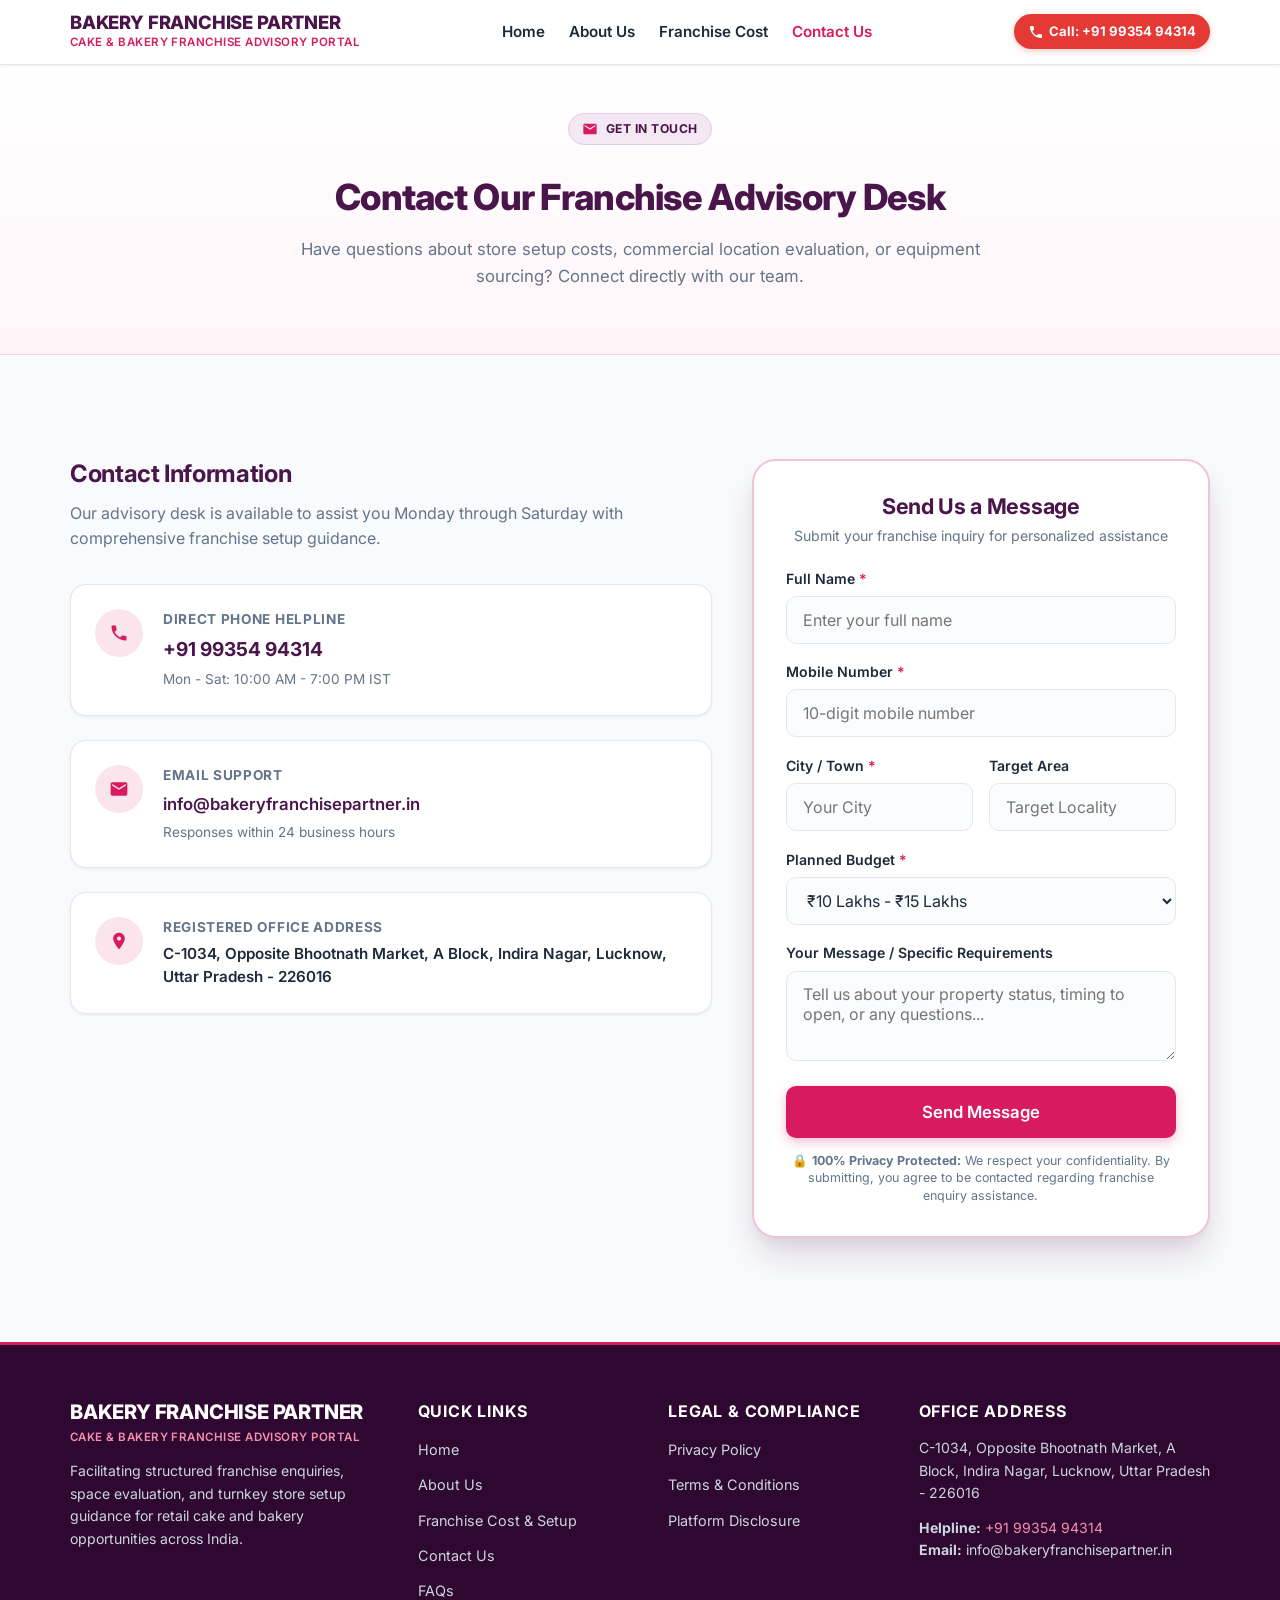
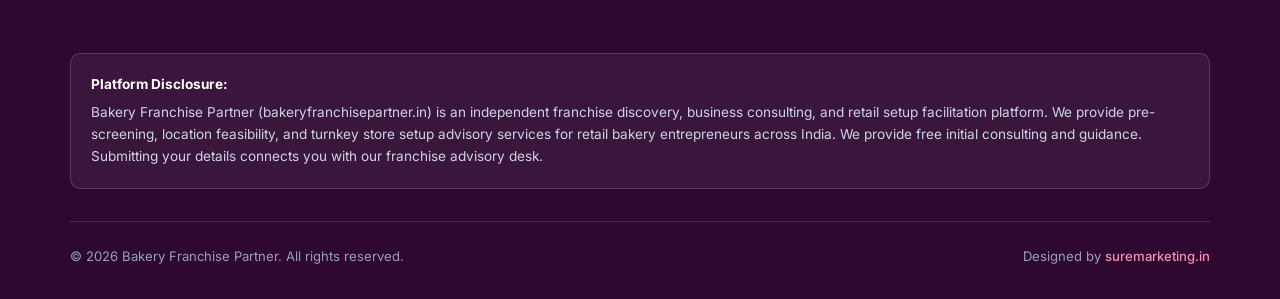
<file: contact-us.html>
<!DOCTYPE html>
<html lang="en">
<head>
  <!-- Google Tag Manager -->
  <script>(function(w,d,s,l,i){w[l]=w[l]||[];w[l].push({'gtm.start':
  new Date().getTime(),event:'gtm.js'});var f=d.getElementsByTagName(s)[0],
  j=d.createElement(s),dl=l!='dataLayer'?'&l='+l:'';j.async=true;j.src=
  'https://www.googletagmanager.com/gtm.js?id='+i+dl;f.parentNode.insertBefore(j,f);
  })(window,document,'script','dataLayer','GTM-P94VCCMQ');</script>
  <!-- End Google Tag Manager -->

  <!-- Google tag (gtag.js) -->
  <script async src="https://www.googletagmanager.com/gtag/js?id=AW-18435726150"></script>
  <script>
    window.dataLayer = window.dataLayer || [];
    function gtag(){dataLayer.push(arguments);}
    gtag('js', new Date());
    gtag('config', 'AW-18435726150');
  </script>

  <meta charset="UTF-8">
  <meta name="viewport" content="width=device-width, initial-scale=1.0">
  
  <title>Contact Us | Bakery Franchise Partner</title>
  <meta name="description" content="Get in touch with Bakery Franchise Partner. Speak with our franchise advisory desk regarding retail cake shop opportunities, location evaluation, and setup support.">
  <link rel="canonical" href="https://bakeryfranchisepartner.in/contact-us.html">
  <meta name="robots" content="index, follow">

  <!-- Open Graph -->
  <meta property="og:type" content="website">
  <meta property="og:url" content="https://bakeryfranchisepartner.in/contact-us.html">
  <meta property="og:title" content="Contact Us | Bakery Franchise Partner">
  <meta property="og:description" content="Reach our franchise advisory desk via direct phone or submit your enquiry for location evaluation.">

  <!-- Favicon -->
  <link rel="icon" href="data:image/svg+xml,<svg xmlns=%22http://www.w3.org/2000/svg%22 viewBox=%220 0 100 100%22><text y=%22.9em%22 font-size=%2290%22>🎂</text></svg>">
  <link rel="preconnect" href="https://fonts.googleapis.com">
  <link rel="preconnect" href="https://fonts.gstatic.com" crossorigin>
  <link href="https://fonts.googleapis.com/css2?family=Inter:wght@400;500;600;700;800&display=swap" rel="stylesheet">
  <link rel="stylesheet" href="style.css?v=3.0">
</head>
<body>
  <!-- Google Tag Manager (noscript) -->
  <noscript><iframe src="https://www.googletagmanager.com/ns.html?id=GTM-P94VCCMQ"
  height="0" width="0" style="display:none;visibility:hidden"></iframe></noscript>
  <!-- End Google Tag Manager (noscript) -->

  <!-- Site Header -->
  <header class="site-header">
    <div class="container">
      <div class="header-inner">
        <a href="index.html" class="brand-wrap" aria-label="Bakery Franchise Partner Home">
          <div class="brand-text">
            <span class="brand-name">BAKERY FRANCHISE PARTNER</span>
            <span class="brand-tagline">Cake & Bakery Franchise Advisory Portal</span>
          </div>
        </a>

        <!-- Desktop Navigation -->
        <ul class="site-nav">
          <li><a href="index.html">Home</a></li>
          <li><a href="about-us.html">About Us</a></li>
          <li><a href="investment-cost.html">Franchise Cost</a></li>
          <li><a href="contact-us.html" class="active">Contact Us</a></li>
        </ul>

        <div class="header-actions">
          <a href="tel:+919935494314" class="btn-call-compact js-call-btn" data-source="header-call" aria-label="Call for enquiry">
            <svg viewBox="0 0 24 24" fill="currentColor"><path d="M6.62 10.79a15.053 15.053 0 006.59 6.59l2.2-2.2a1 1 0 011.02-.24c1.12.37 2.33.57 3.57.57.55 0 1 .45 1 1V20a1 1 0 01-1 1A17 17 0 013 4a1 1 0 011-1h3.5a1 1 0 011 1c0 1.25.2 2.45.57 3.57.11.35.03.74-.25 1.02l-2.2 2.2z"/></svg>
            <span>Call: +91 99354 94314</span>
          </a>
        </div>
      </div>
    </div>
  </header>

  <!-- Subpage Hero -->
  <section class="subpage-hero">
    <div class="container">
      <div class="hero-badge-wrap">
        <span class="badge-tag badge-platform">
          <svg class="badge-icon" viewBox="0 0 24 24" width="16" height="16" fill="currentColor"><path d="M20 4H4c-1.1 0-1.99.9-1.99 2L2 18c0 1.1.9 2 2 2h16c1.1 0 2-.9 2-2V6c0-1.1-.9-2-2-2zm0 4l-8 5-8-5V6l8 5 8-5v2z"/></svg>
          <span class="badge-text">GET IN TOUCH</span>
        </span>
      </div>
      <h1>Contact Our Franchise Advisory Desk</h1>
      <p>
        Have questions about store setup costs, commercial location evaluation, or equipment sourcing? Connect directly with our team.
      </p>
    </div>
  </section>

  <!-- Content & Form Grid -->
  <section class="section">
    <div class="container">
      <div class="subpage-grid">
        
        <!-- Left: Contact Details -->
        <div>
          <h2>Contact Information</h2>
          <p style="margin-bottom: 2rem; color: var(--color-text-muted);">
            Our advisory desk is available to assist you Monday through Saturday with comprehensive franchise setup guidance.
          </p>

          <div style="display: flex; flex-direction: column; gap: 1.5rem; margin-bottom: 2.5rem;">
            <div class="contact-card" style="display: flex; gap: 1.25rem; align-items: flex-start; padding: 1.5rem; background: var(--color-bg-surface); border: 1px solid var(--color-border); border-radius: var(--radius-lg);">
              <div class="contact-icon" style="width: 48px; height: 48px; border-radius: 50%; background: var(--color-primary-light); color: var(--color-primary); display: flex; align-items: center; justify-content: center; flex-shrink: 0;">
                <svg viewBox="0 0 24 24" fill="currentColor" width="22" height="22"><path d="M6.62 10.79a15.053 15.053 0 006.59 6.59l2.2-2.2a1 1 0 011.02-.24c1.12.37 2.33.57 3.57.57.55 0 1 .45 1 1V20a1 1 0 01-1 1A17 17 0 013 4a1 1 0 011-1h3.5a1 1 0 011 1c0 1.25.2 2.45.57 3.57.11.35.03.74-.25 1.02l-2.2 2.2z"/></svg>
              </div>
              <div>
                <div style="font-size: 0.85rem; text-transform: uppercase; color: var(--color-text-muted); font-weight: 700; letter-spacing: 0.05em; margin-bottom: 0.25rem;">Direct Phone Helpline</div>
                <div style="font-size: 1.2rem; font-weight: 700; color: var(--color-secondary);"><a href="tel:+919935494314" style="color: inherit; text-decoration: none;">+91 99354 94314</a></div>
                <div style="font-size: 0.85rem; color: var(--color-text-muted); margin-top: 0.25rem;">Mon - Sat: 10:00 AM - 7:00 PM IST</div>
              </div>
            </div>

            <div class="contact-card" style="display: flex; gap: 1.25rem; align-items: flex-start; padding: 1.5rem; background: var(--color-bg-surface); border: 1px solid var(--color-border); border-radius: var(--radius-lg);">
              <div class="contact-icon" style="width: 48px; height: 48px; border-radius: 50%; background: var(--color-primary-light); color: var(--color-primary); display: flex; align-items: center; justify-content: center; flex-shrink: 0;">
                <svg viewBox="0 0 24 24" fill="currentColor" width="22" height="22"><path d="M20 4H4c-1.1 0-1.99.9-1.99 2L2 18c0 1.1.9 2 2 2h16c1.1 0 2-.9 2-2V6c0-1.1-.9-2-2-2zm0 4l-8 5-8-5V6l8 5 8-5v2z"/></svg>
              </div>
              <div>
                <div style="font-size: 0.85rem; text-transform: uppercase; color: var(--color-text-muted); font-weight: 700; letter-spacing: 0.05em; margin-bottom: 0.25rem;">Email Support</div>
                <div style="font-size: 1.05rem; font-weight: 600; color: var(--color-secondary);"><a href="mailto:info@bakeryfranchisepartner.in" style="color: inherit; text-decoration: none;">info@bakeryfranchisepartner.in</a></div>
                <div style="font-size: 0.85rem; color: var(--color-text-muted); margin-top: 0.25rem;">Responses within 24 business hours</div>
              </div>
            </div>

            <div class="contact-card" style="display: flex; gap: 1.25rem; align-items: flex-start; padding: 1.5rem; background: var(--color-bg-surface); border: 1px solid var(--color-border); border-radius: var(--radius-lg);">
              <div class="contact-icon" style="width: 48px; height: 48px; border-radius: 50%; background: var(--color-primary-light); color: var(--color-primary); display: flex; align-items: center; justify-content: center; flex-shrink: 0;">
                <svg viewBox="0 0 24 24" fill="currentColor" width="22" height="22"><path d="M12 2C8.13 2 5 5.13 5 9c0 5.25 7 13 7 13s7-7.75 7-13c0-3.87-3.13-7-7-7zm0 9.5c-1.38 0-2.5-1.12-2.5-2.5s1.12-2.5 2.5-2.5 2.5 1.12 2.5 2.5-1.12 2.5-2.5 2.5z"/></svg>
              </div>
              <div>
                <div style="font-size: 0.85rem; text-transform: uppercase; color: var(--color-text-muted); font-weight: 700; letter-spacing: 0.05em; margin-bottom: 0.25rem;">Registered Office Address</div>
                <div style="font-size: 0.95rem; font-weight: 600; color: var(--color-text-main); line-height: 1.5;">
                  C-1034, Opposite Bhootnath Market, A Block, Indira Nagar, Lucknow, Uttar Pradesh - 226016
                </div>
              </div>
            </div>
          </div>
        </div>

        <!-- Right: Contact Form -->
        <div class="lead-form-wrapper" id="enquiry-form">
          <div class="lead-form-card">
            <div class="form-header">
              <h2 class="form-title">Send Us a Message</h2>
              <p class="form-subtitle">Submit your franchise inquiry for personalized assistance</p>
            </div>

            <div id="form-error-alert" class="form-alert alert-error" role="alert"></div>

            <form id="lead-enquiry-form" novalidate>
              <input type="hidden" name="franchise_brand" value="Cake Store - Contact Page Enquiry">
              
              <div class="form-group">
                <label for="full_name" class="form-label">Full Name <span class="required">*</span></label>
                <input type="text" id="full_name" name="full_name" class="form-control" placeholder="Enter your full name" required autocomplete="name">
              </div>

              <div class="form-group">
                <label for="mobile_number" class="form-label">Mobile Number <span class="required">*</span></label>
                <input type="tel" id="mobile_number" name="mobile_number" class="form-control" placeholder="10-digit mobile number" required autocomplete="tel" maxlength="14">
              </div>

              <div class="form-row">
                <div class="form-group">
                  <label for="city" class="form-label">City / Town <span class="required">*</span></label>
                  <input type="text" id="city" name="city" class="form-control" placeholder="Your City" required autocomplete="address-level2">
                </div>

                <div class="form-group">
                  <label for="preferred_location" class="form-label">Target Area</label>
                  <input type="text" id="preferred_location" name="preferred_location" class="form-control" placeholder="Target Locality">
                </div>
              </div>

              <div class="form-group">
                <label for="investment_budget" class="form-label">Planned Budget <span class="required">*</span></label>
                <select id="investment_budget" name="investment_budget" class="form-control" required>
                  <option value="" disabled selected>Select investment range</option>
                  <option value="5_10_lakhs">₹5 Lakhs - ₹10 Lakhs</option>
                  <option value="10_15_lakhs" selected>₹10 Lakhs - ₹15 Lakhs</option>
                  <option value="15_25_lakhs">₹15 Lakhs - ₹25 Lakhs</option>
                  <option value="above_25_lakhs">Above ₹25 Lakhs</option>
                  <option value="to_be_discussed">To be discussed</option>
                </select>
              </div>

              <div class="form-group">
                <label for="message" class="form-label">Your Message / Specific Requirements</label>
                <textarea id="message" name="message" class="form-control" placeholder="Tell us about your property status, timing to open, or any questions..."></textarea>
              </div>

              <button type="submit" id="form-submit-btn" class="btn btn-primary btn-block btn-lg">
                Send Message
              </button>

              <p class="form-privacy-note">
                🔒 <strong>100% Privacy Protected:</strong> We respect your confidentiality. By submitting, you agree to be contacted regarding franchise enquiry assistance.
              </p>
                          </form>
          </div>
        </div>

      </div>
    </div>
  </section>

  <!-- Site Footer -->
  <footer class="site-footer">
    <div class="container">
      <div class="footer-grid">
        <div class="footer-brand">
          <div class="brand-name" style="font-size: 1.25rem; font-weight: 800;">BAKERY FRANCHISE PARTNER</div>
          <div class="brand-tagline">Cake & Bakery Franchise Advisory Portal</div>
          <p>
            Facilitating structured franchise enquiries, space evaluation, and turnkey store setup guidance for retail cake and bakery opportunities across India.
          </p>
        </div>

        <div>
          <h4 class="footer-heading">Quick Links</h4>
          <ul class="footer-links">
            <li><a href="index.html">Home</a></li>
            <li><a href="about-us.html">About Us</a></li>
            <li><a href="investment-cost.html">Franchise Cost & Setup</a></li>
            <li><a href="contact-us.html">Contact Us</a></li>
            <li><a href="index.html#faq">FAQs</a></li>
          </ul>
        </div>

        <div>
          <h4 class="footer-heading">Legal & Compliance</h4>
          <ul class="footer-links">
            <li><a href="privacy-policy.html">Privacy Policy</a></li>
            <li><a href="terms-conditions.html">Terms & Conditions</a></li>
            <li><a href="#disclaimer">Platform Disclosure</a></li>
          </ul>
        </div>
        <div>
          <h4 class="footer-heading">Office Address</h4>
          <p style="font-size: 0.88rem; color: #CBD5E1; line-height: 1.6; margin-bottom: 0.75rem;">
            C-1034, Opposite Bhootnath Market, A Block, Indira Nagar, Lucknow, Uttar Pradesh - 226016
          </p>
          <p style="font-size: 0.88rem; color: #CBD5E1; line-height: 1.6; margin-bottom: 0;">
            <strong>Helpline:</strong> <a href="tel:+919935494314" style="color: #F48FB1; text-decoration: none;">+91 99354 94314</a><br>
            <strong>Email:</strong> <a href="mailto:info@bakeryfranchisepartner.in" style="color: #CBD5E1; text-decoration: none;">info@bakeryfranchisepartner.in</a>
          </p>
        </div>
      </div>

      <!-- Footer Disclosure -->
      <div class="footer-disclaimer-box" id="disclaimer">
        <strong>Platform Disclosure:</strong>
        <p>
          Bakery Franchise Partner (bakeryfranchisepartner.in) is an independent franchise discovery, business consulting, and retail setup facilitation platform. We provide pre-screening, location feasibility, and turnkey store setup advisory services for retail bakery entrepreneurs across India. We provide free initial consulting and guidance. Submitting your details connects you with our franchise advisory desk.
        </p>
      </div>

      <div class="footer-bottom">
        <div>
          &copy; <script>document.write(new Date().getFullYear());</script> Bakery Franchise Partner. All rights reserved.
        </div>
        <div class="footer-credits">
          <span>Designed by <a href="https://suremarketing.in" target="_blank" rel="noopener">suremarketing.in</a></span>
          
        </div>
      </div>
    </div>
  </footer>

  <!-- Sticky Mobile Contact Bar -->
  <div class="mobile-sticky-bar" aria-label="Mobile Quick Contact Bar">
    <a href="tel:+919935494314" class="sticky-btn btn-sticky-call js-call-btn" data-source="mobile-sticky-call">
      <svg viewBox="0 0 24 24" fill="currentColor"><path d="M6.62 10.79a15.053 15.053 0 006.59 6.59l2.2-2.2a1 1 0 011.02-.24c1.12.37 2.33.57 3.57.57.55 0 1 .45 1 1V20a1 1 0 01-1 1A17 17 0 013 4a1 1 0 011-1h3.5a1 1 0 011 1c0 1.25.2 2.45.57 3.57.11.35.03.74-.25 1.02l-2.2 2.2z"/></svg>
      <span>Call Now: +91 99354 94314</span>
    </a>
  </div>

  <script src="script.js?v=3.0" defer></script>
</body>
</html>
</file>
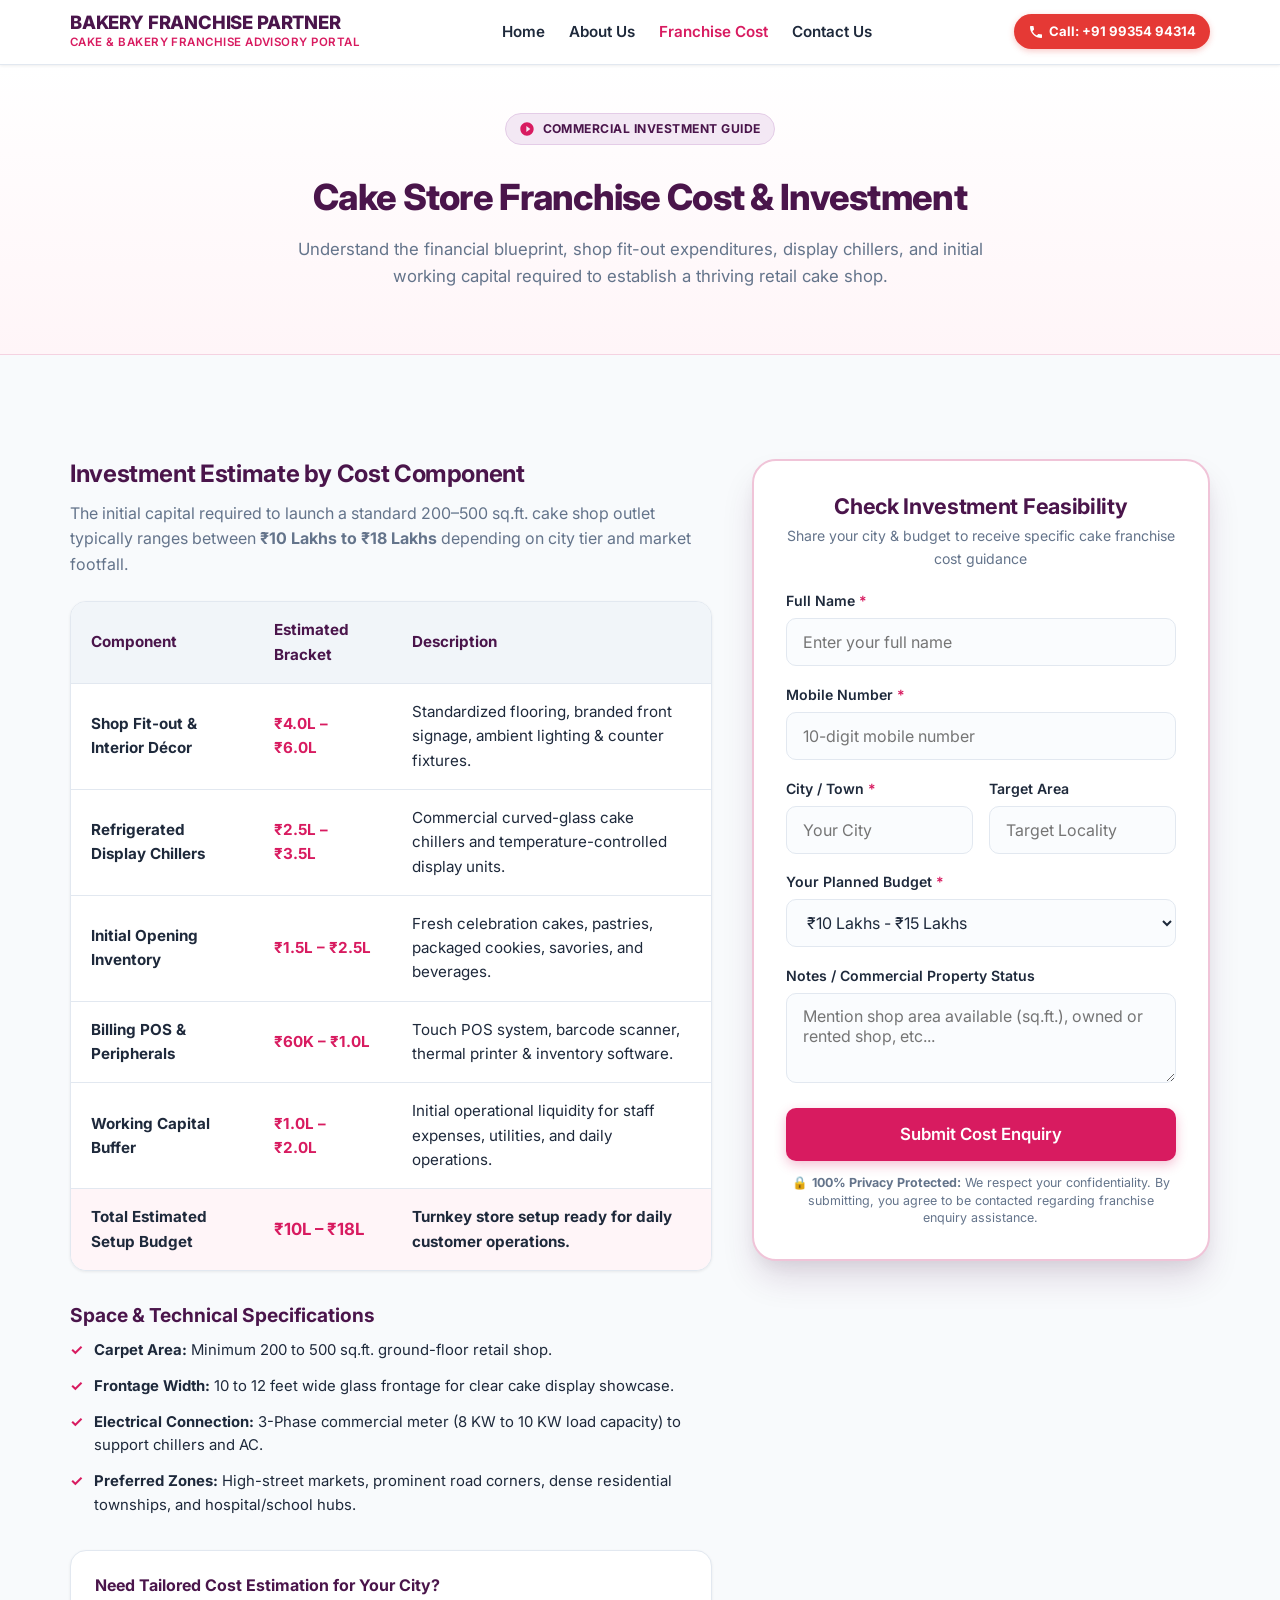
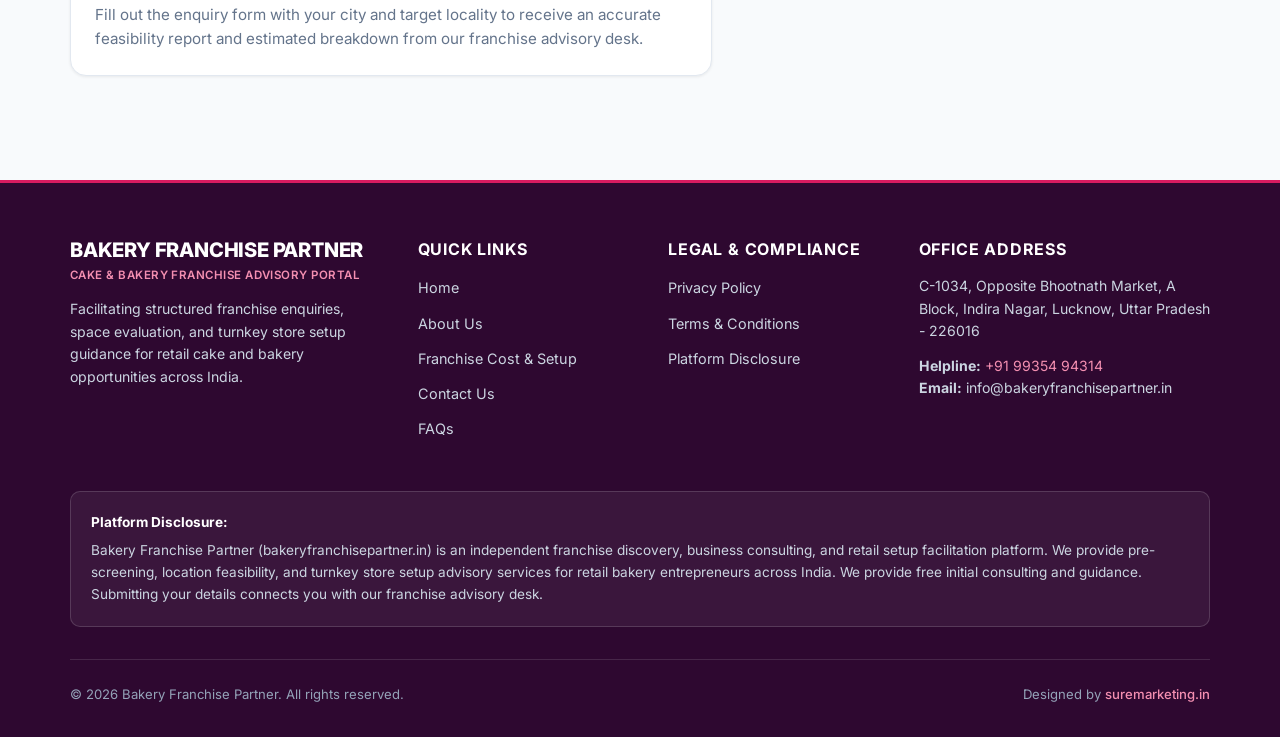
<file: investment-cost.html>
<!DOCTYPE html>
<html lang="en">
<head>
  <!-- Google Tag Manager -->
  <script>(function(w,d,s,l,i){w[l]=w[l]||[];w[l].push({'gtm.start':
  new Date().getTime(),event:'gtm.js'});var f=d.getElementsByTagName(s)[0],
  j=d.createElement(s),dl=l!='dataLayer'?'&l='+l:'';j.async=true;j.src=
  'https://www.googletagmanager.com/gtm.js?id='+i+dl;f.parentNode.insertBefore(j,f);
  })(window,document,'script','dataLayer','GTM-P94VCCMQ');</script>
  <!-- End Google Tag Manager -->

  <!-- Google tag (gtag.js) -->
  <script async src="https://www.googletagmanager.com/gtag/js?id=AW-18435726150"></script>
  <script>
    window.dataLayer = window.dataLayer || [];
    function gtag(){dataLayer.push(arguments);}
    gtag('js', new Date());
    gtag('config', 'AW-18435726150');
  </script>

  <meta charset="UTF-8">
  <meta name="viewport" content="width=device-width, initial-scale=1.0">
  
  <title>Cake Shop Franchise Cost & Setup Guidelines | Bakery Franchise Partner</title>
  <meta name="description" content="Comprehensive cost breakdown for opening a cake shop franchise in India: store fit-outs, refrigerated display chillers, inventory, and working capital requirements.">
  <meta name="keywords" content="cake shop franchise cost, bakery franchise price, cake store setup cost, bakery investment breakdown, cake franchise budget">
  <link rel="canonical" href="https://bakeryfranchisepartner.in/investment-cost.html">
  <meta name="robots" content="index, follow">

  <!-- Open Graph -->
  <meta property="og:type" content="website">
  <meta property="og:url" content="https://bakeryfranchisepartner.in/investment-cost.html">
  <meta property="og:title" content="Cake Shop Franchise Cost & Investment Breakdown">
  <meta property="og:description" content="Check setup budgets, refrigeration chillers, space requirements, and ROI models for retail cake store franchises.">
  <meta property="og:image" content="https://bakeryfranchisepartner.in/images/bakery-counter.jpg">

  <!-- Favicon -->
  <link rel="icon" href="data:image/svg+xml,<svg xmlns=%22http://www.w3.org/2000/svg%22 viewBox=%220 0 100 100%22><text y=%22.9em%22 font-size=%2290%22>🎂</text></svg>">
  <link rel="preconnect" href="https://fonts.googleapis.com">
  <link rel="preconnect" href="https://fonts.gstatic.com" crossorigin>
  <link href="https://fonts.googleapis.com/css2?family=Inter:wght@400;500;600;700;800&display=swap" rel="stylesheet">
  <link rel="stylesheet" href="style.css?v=3.0">
</head>
<body>
  <!-- Google Tag Manager (noscript) -->
  <noscript><iframe src="https://www.googletagmanager.com/ns.html?id=GTM-P94VCCMQ"
  height="0" width="0" style="display:none;visibility:hidden"></iframe></noscript>
  <!-- End Google Tag Manager (noscript) -->

  <!-- Site Header -->
  <header class="site-header">
    <div class="container">
      <div class="header-inner">
        <a href="index.html" class="brand-wrap" aria-label="Bakery Franchise Partner Home">
          <div class="brand-text">
            <span class="brand-name">BAKERY FRANCHISE PARTNER</span>
            <span class="brand-tagline">Cake & Bakery Franchise Advisory Portal</span>
          </div>
        </a>

        <!-- Desktop Navigation -->
        <ul class="site-nav">
          <li><a href="index.html">Home</a></li>
          <li><a href="about-us.html">About Us</a></li>
          <li><a href="investment-cost.html" class="active">Franchise Cost</a></li>
          <li><a href="contact-us.html">Contact Us</a></li>
        </ul>

        <div class="header-actions">
          <a href="tel:+919935494314" class="btn-call-compact js-call-btn" data-source="header-call" aria-label="Call for enquiry">
            <svg viewBox="0 0 24 24" fill="currentColor"><path d="M6.62 10.79a15.053 15.053 0 006.59 6.59l2.2-2.2a1 1 0 011.02-.24c1.12.37 2.33.57 3.57.57.55 0 1 .45 1 1V20a1 1 0 01-1 1A17 17 0 013 4a1 1 0 011-1h3.5a1 1 0 011 1c0 1.25.2 2.45.57 3.57.11.35.03.74-.25 1.02l-2.2 2.2z"/></svg>
            <span>Call: +91 99354 94314</span>
          </a>
        </div>
      </div>
    </div>
  </header>

  <!-- Subpage Hero -->
  <section class="subpage-hero">
    <div class="container">
      <div class="hero-badge-wrap">
        <span class="badge-tag badge-platform">
          <svg class="badge-icon" viewBox="0 0 24 24" width="16" height="16" fill="currentColor"><path d="M12 2C6.48 2 2 6.48 2 12s4.48 10 10 10 10-4.48 10-10S17.52 2 12 2zm-1 14.5v-9l6 4.5-6 4.5z"/></svg>
          <span class="badge-text">COMMERCIAL INVESTMENT GUIDE</span>
        </span>
      </div>
      <h1>Cake Store Franchise Cost & Investment</h1>
      <p>
        Understand the financial blueprint, shop fit-out expenditures, display chillers, and initial working capital required to establish a thriving retail cake shop.
      </p>
    </div>
  </section>

  <!-- Content & Form Grid -->
  <section class="section">
    <div class="container">
      <div class="subpage-grid">
        
        <!-- Left: Detailed Content -->
        <div>
          <h2>Investment Estimate by Cost Component</h2>
          <p style="margin-bottom: 1.5rem; color: var(--color-text-muted);">
            The initial capital required to launch a standard 200–500 sq.ft. cake shop outlet typically ranges between <strong>₹10 Lakhs to ₹18 Lakhs</strong> depending on city tier and market footfall.
          </p>

          <div class="cost-table-card">
            <table class="cost-table">
              <thead>
                <tr>
                  <th>Component</th>
                  <th>Estimated Bracket</th>
                  <th>Description</th>
                </tr>
              </thead>
              <tbody>
                <tr>
                  <td><strong>Shop Fit-out & Interior Décor</strong></td>
                  <td class="cost-highlight">₹4.0L – ₹6.0L</td>
                  <td>Standardized flooring, branded front signage, ambient lighting & counter fixtures.</td>
                </tr>
                <tr>
                  <td><strong>Refrigerated Display Chillers</strong></td>
                  <td class="cost-highlight">₹2.5L – ₹3.5L</td>
                  <td>Commercial curved-glass cake chillers and temperature-controlled display units.</td>
                </tr>
                <tr>
                  <td><strong>Initial Opening Inventory</strong></td>
                  <td class="cost-highlight">₹1.5L – ₹2.5L</td>
                  <td>Fresh celebration cakes, pastries, packaged cookies, savories, and beverages.</td>
                </tr>
                <tr>
                  <td><strong>Billing POS & Peripherals</strong></td>
                  <td class="cost-highlight">₹60K – ₹1.0L</td>
                  <td>Touch POS system, barcode scanner, thermal printer & inventory software.</td>
                </tr>
                <tr>
                  <td><strong>Working Capital Buffer</strong></td>
                  <td class="cost-highlight">₹1.0L – ₹2.0L</td>
                  <td>Initial operational liquidity for staff expenses, utilities, and daily operations.</td>
                </tr>
                <tr style="background: var(--color-bg-warm); font-weight: 700;">
                  <td><strong>Total Estimated Setup Budget</strong></td>
                  <td class="cost-highlight" style="font-size: 1.05rem;">₹10L – ₹18L</td>
                  <td>Turnkey store setup ready for daily customer operations.</td>
                </tr>
              </tbody>
            </table>
          </div>

          <h3 style="margin-top: 2rem; margin-bottom: 0.75rem; color: var(--color-secondary);">Space & Technical Specifications</h3>
          <ul class="info-list" style="margin-bottom: 2rem;">
            <li><strong>Carpet Area:</strong> Minimum 200 to 500 sq.ft. ground-floor retail shop.</li>
            <li><strong>Frontage Width:</strong> 10 to 12 feet wide glass frontage for clear cake display showcase.</li>
            <li><strong>Electrical Connection:</strong> 3-Phase commercial meter (8 KW to 10 KW load capacity) to support chillers and AC.</li>
            <li><strong>Preferred Zones:</strong> High-street markets, prominent road corners, dense residential townships, and hospital/school hubs.</li>
          </ul>

          <div class="benefit-card" style="margin-top: 1.5rem;">
            <h4 style="color: var(--color-secondary); margin-bottom: 0.5rem;">Need Tailored Cost Estimation for Your City?</h4>
            <p style="margin-bottom: 0; font-size: 0.95rem; color: var(--color-text-muted);">
              Fill out the enquiry form with your city and target locality to receive an accurate feasibility report and estimated breakdown from our franchise advisory desk.
            </p>
          </div>
        </div>

        <!-- Right: Enquiry Form -->
        <div class="lead-form-wrapper" id="enquiry-form">
          <div class="lead-form-card">
            <div class="form-header">
              <h2 class="form-title">Check Investment Feasibility</h2>
              <p class="form-subtitle">Share your city & budget to receive specific cake franchise cost guidance</p>
            </div>

            <div id="form-error-alert" class="form-alert alert-error" role="alert"></div>

            <form id="lead-enquiry-form" novalidate>
              <input type="hidden" name="franchise_brand" value="Cake Store - Cost Enquiry">
              
              <div class="form-group">
                <label for="full_name" class="form-label">Full Name <span class="required">*</span></label>
                <input type="text" id="full_name" name="full_name" class="form-control" placeholder="Enter your full name" required autocomplete="name">
              </div>

              <div class="form-group">
                <label for="mobile_number" class="form-label">Mobile Number <span class="required">*</span></label>
                <input type="tel" id="mobile_number" name="mobile_number" class="form-control" placeholder="10-digit mobile number" required autocomplete="tel" maxlength="14">
              </div>

              <div class="form-row">
                <div class="form-group">
                  <label for="city" class="form-label">City / Town <span class="required">*</span></label>
                  <input type="text" id="city" name="city" class="form-control" placeholder="Your City" required autocomplete="address-level2">
                </div>

                <div class="form-group">
                  <label for="preferred_location" class="form-label">Target Area</label>
                  <input type="text" id="preferred_location" name="preferred_location" class="form-control" placeholder="Target Locality">
                </div>
              </div>

              <div class="form-group">
                <label for="investment_budget" class="form-label">Your Planned Budget <span class="required">*</span></label>
                <select id="investment_budget" name="investment_budget" class="form-control" required>
                  <option value="" disabled selected>Select investment range</option>
                  <option value="5_10_lakhs">₹5 Lakhs - ₹10 Lakhs</option>
                  <option value="10_15_lakhs" selected>₹10 Lakhs - ₹15 Lakhs</option>
                  <option value="15_25_lakhs">₹15 Lakhs - ₹25 Lakhs</option>
                  <option value="above_25_lakhs">Above ₹25 Lakhs</option>
                  <option value="to_be_discussed">To be discussed</option>
                </select>
              </div>

              <div class="form-group">
                <label for="message" class="form-label">Notes / Commercial Property Status</label>
                <textarea id="message" name="message" class="form-control" placeholder="Mention shop area available (sq.ft.), owned or rented shop, etc..."></textarea>
              </div>

              <button type="submit" id="form-submit-btn" class="btn btn-primary btn-block btn-lg">
                Submit Cost Enquiry
              </button>

              <p class="form-privacy-note">
                🔒 <strong>100% Privacy Protected:</strong> We respect your confidentiality. By submitting, you agree to be contacted regarding franchise enquiry assistance.
              </p>
                          </form>
          </div>
        </div>

      </div>
    </div>
  </section>

  <!-- Site Footer -->
  <footer class="site-footer">
    <div class="container">
      <div class="footer-grid">
        <div class="footer-brand">
          <div class="brand-name" style="font-size: 1.25rem; font-weight: 800;">BAKERY FRANCHISE PARTNER</div>
          <div class="brand-tagline">Cake & Bakery Franchise Advisory Portal</div>
          <p>
            Facilitating structured franchise enquiries, space evaluation, and turnkey store setup guidance for retail cake and bakery opportunities across India.
          </p>
        </div>

        <div>
          <h4 class="footer-heading">Quick Links</h4>
          <ul class="footer-links">
            <li><a href="index.html">Home</a></li>
            <li><a href="about-us.html">About Us</a></li>
            <li><a href="investment-cost.html">Franchise Cost & Setup</a></li>
            <li><a href="contact-us.html">Contact Us</a></li>
            <li><a href="index.html#faq">FAQs</a></li>
          </ul>
        </div>

        <div>
          <h4 class="footer-heading">Legal & Compliance</h4>
          <ul class="footer-links">
            <li><a href="privacy-policy.html">Privacy Policy</a></li>
            <li><a href="terms-conditions.html">Terms & Conditions</a></li>
            <li><a href="#disclaimer">Platform Disclosure</a></li>
          </ul>
        </div>
        <div>
          <h4 class="footer-heading">Office Address</h4>
          <p style="font-size: 0.88rem; color: #CBD5E1; line-height: 1.6; margin-bottom: 0.75rem;">
            C-1034, Opposite Bhootnath Market, A Block, Indira Nagar, Lucknow, Uttar Pradesh - 226016
          </p>
          <p style="font-size: 0.88rem; color: #CBD5E1; line-height: 1.6; margin-bottom: 0;">
            <strong>Helpline:</strong> <a href="tel:+919935494314" style="color: #F48FB1; text-decoration: none;">+91 99354 94314</a><br>
            <strong>Email:</strong> <a href="mailto:info@bakeryfranchisepartner.in" style="color: #CBD5E1; text-decoration: none;">info@bakeryfranchisepartner.in</a>
          </p>
        </div>
      </div>

      <!-- Footer Disclosure -->
      <div class="footer-disclaimer-box" id="disclaimer">
        <strong>Platform Disclosure:</strong>
        <p>
          Bakery Franchise Partner (bakeryfranchisepartner.in) is an independent franchise discovery, business consulting, and retail setup facilitation platform. We provide pre-screening, location feasibility, and turnkey store setup advisory services for retail bakery entrepreneurs across India. We provide free initial consulting and guidance. Submitting your details connects you with our franchise advisory desk.
        </p>
      </div>

      <div class="footer-bottom">
        <div>
          &copy; <script>document.write(new Date().getFullYear());</script> Bakery Franchise Partner. All rights reserved.
        </div>
        <div class="footer-credits">
          <span>Designed by <a href="https://suremarketing.in" target="_blank" rel="noopener">suremarketing.in</a></span>
          
        </div>
      </div>
    </div>
  </footer>

  <!-- Sticky Mobile Contact Bar -->
  <div class="mobile-sticky-bar" aria-label="Mobile Quick Contact Bar">
    <a href="tel:+919935494314" class="sticky-btn btn-sticky-call js-call-btn" data-source="mobile-sticky-call">
      <svg viewBox="0 0 24 24" fill="currentColor"><path d="M6.62 10.79a15.053 15.053 0 006.59 6.59l2.2-2.2a1 1 0 011.02-.24c1.12.37 2.33.57 3.57.57.55 0 1 .45 1 1V20a1 1 0 01-1 1A17 17 0 013 4a1 1 0 011-1h3.5a1 1 0 011 1c0 1.25.2 2.45.57 3.57.11.35.03.74-.25 1.02l-2.2 2.2z"/></svg>
      <span>Call Now: +91 99354 94314</span>
    </a>
  </div>

  <script src="script.js?v=3.0" defer></script>
</body>
</html>
</file>
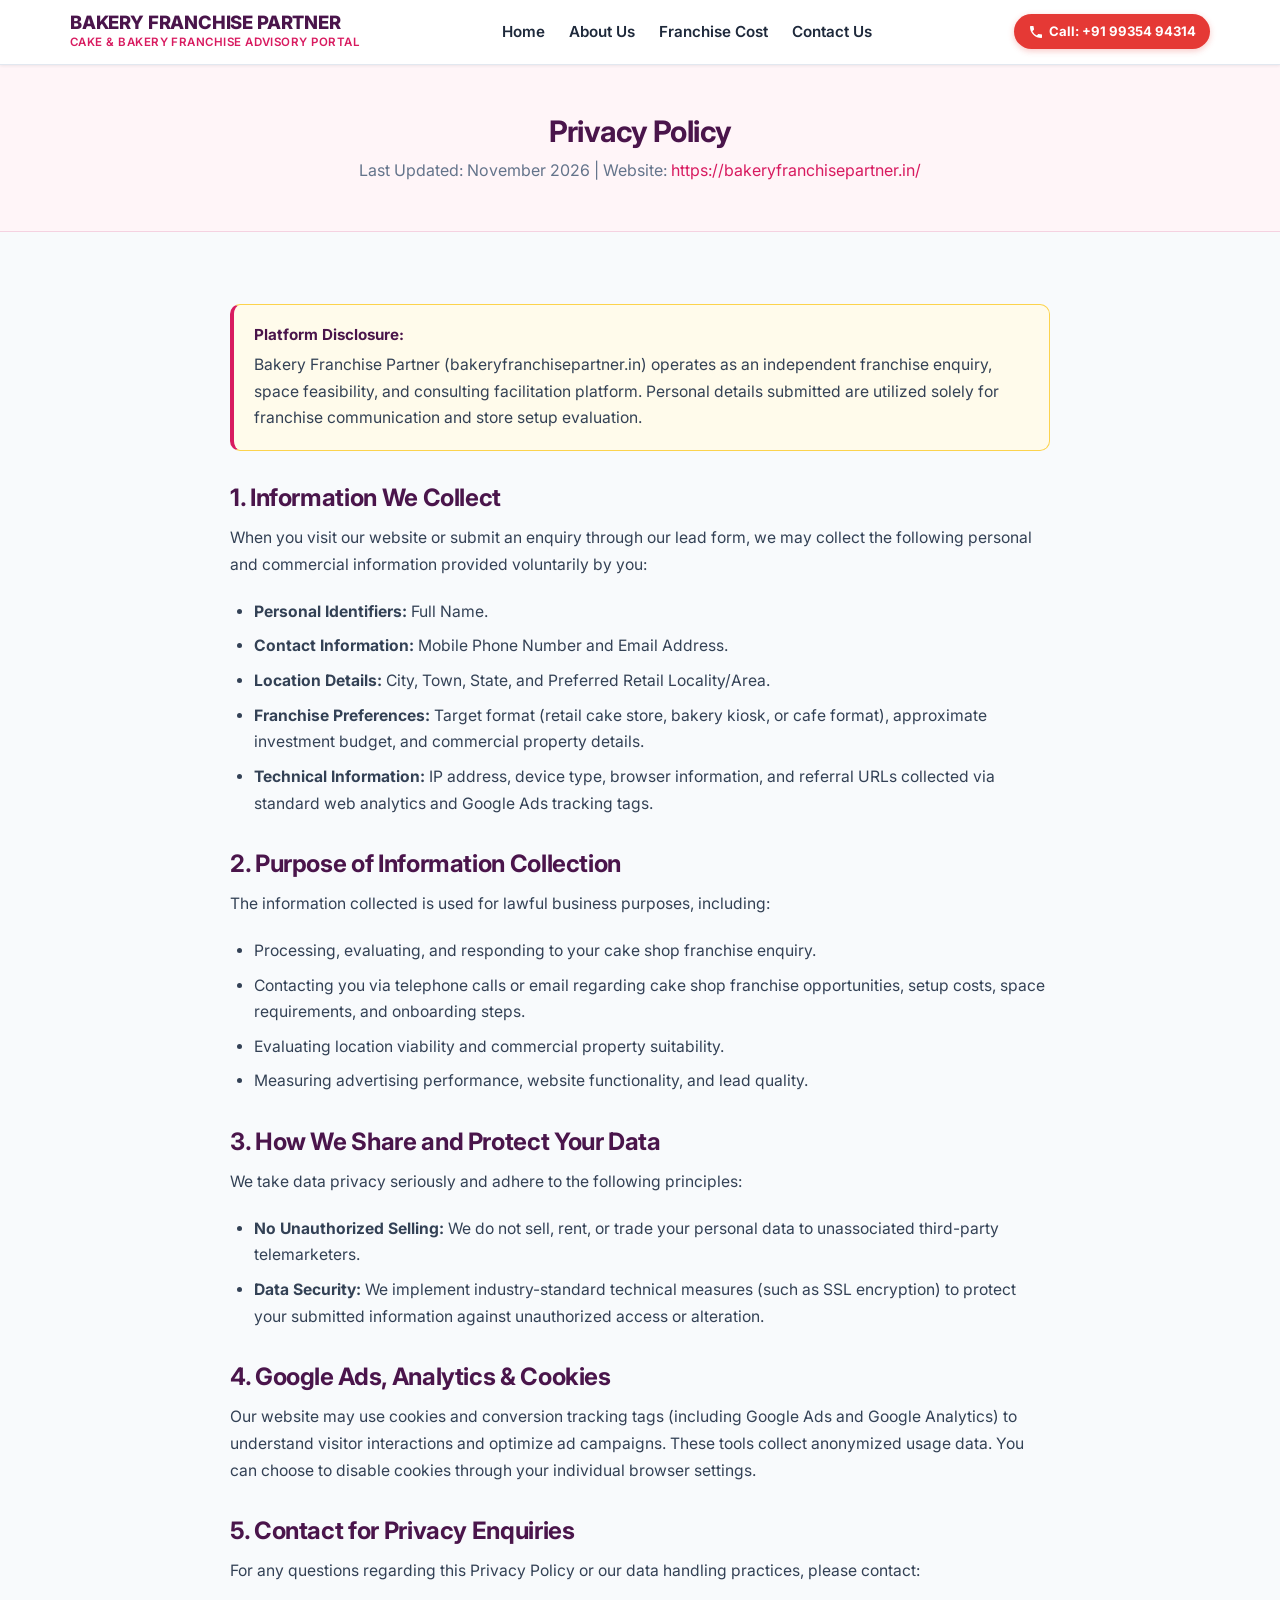
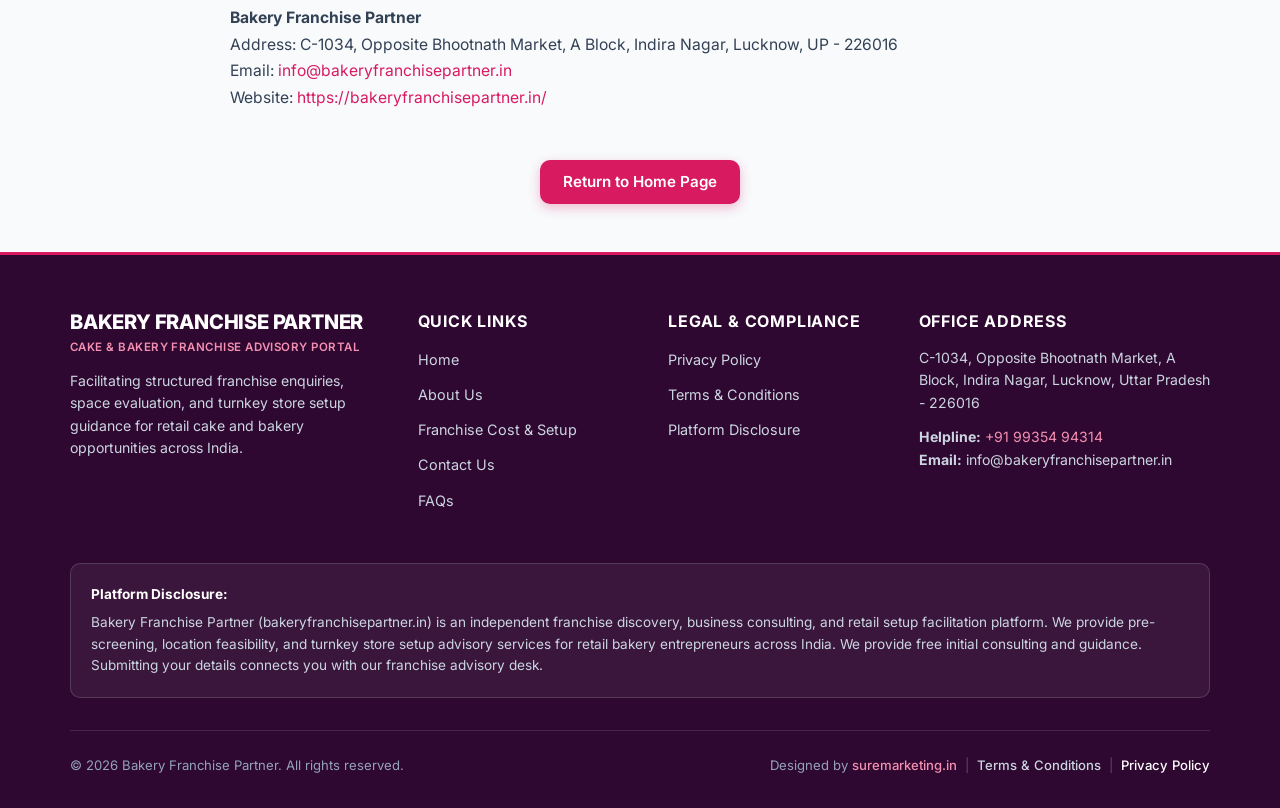
<file: privacy-policy.html>
<!DOCTYPE html>
<html lang="en">
<head>
  <!-- Google Tag Manager -->
  <script>(function(w,d,s,l,i){w[l]=w[l]||[];w[l].push({'gtm.start':
  new Date().getTime(),event:'gtm.js'});var f=d.getElementsByTagName(s)[0],
  j=d.createElement(s),dl=l!='dataLayer'?'&l='+l:'';j.async=true;j.src=
  'https://www.googletagmanager.com/gtm.js?id='+i+dl;f.parentNode.insertBefore(j,f);
  })(window,document,'script','dataLayer','GTM-P94VCCMQ');</script>
  <!-- End Google Tag Manager -->

  <!-- Google tag (gtag.js) -->
  <script async src="https://www.googletagmanager.com/gtag/js?id=AW-18435726150"></script>
  <script>
    window.dataLayer = window.dataLayer || [];
    function gtag(){dataLayer.push(arguments);}
    gtag('js', new Date());
    gtag('config', 'AW-18435726150');
  </script>

  <meta charset="UTF-8">
  <meta name="viewport" content="width=device-width, initial-scale=1.0">
  <title>Privacy Policy | Bakery Franchise Partner</title>
  <meta name="description" content="Privacy Policy for Bakery Franchise Partner. Learn how we handle and protect your cake shop franchise enquiry information.">
  <link rel="canonical" href="https://bakeryfranchisepartner.in/privacy-policy.html">
  <meta name="robots" content="index, follow">
  
  <link rel="icon" href="data:image/svg+xml,<svg xmlns=%22http://www.w3.org/2000/svg%22 viewBox=%220 0 100 100%22><text y=%22.9em%22 font-size=%2290%22>🎂</text></svg>">
  <link rel="preconnect" href="https://fonts.googleapis.com">
  <link rel="preconnect" href="https://fonts.gstatic.com" crossorigin>
  <link href="https://fonts.googleapis.com/css2?family=Inter:wght@400;500;600;700;800&display=swap" rel="stylesheet">
  <link rel="stylesheet" href="style.css?v=3.0">
</head>
<body>
  <!-- Google Tag Manager (noscript) -->
  <noscript><iframe src="https://www.googletagmanager.com/ns.html?id=GTM-P94VCCMQ"
  height="0" width="0" style="display:none;visibility:hidden"></iframe></noscript>
  <!-- End Google Tag Manager (noscript) -->

  <!-- Site Header -->
  <header class="site-header">
    <div class="container">
      <div class="header-inner">
        <a href="index.html" class="brand-wrap" aria-label="Bakery Franchise Partner Home">
          <div class="brand-text">
            <span class="brand-name">BAKERY FRANCHISE PARTNER</span>
            <span class="brand-tagline">Cake & Bakery Franchise Advisory Portal</span>
          </div>
        </a>

        <!-- Desktop Navigation -->
        <ul class="site-nav">
          <li><a href="index.html">Home</a></li>
          <li><a href="about-us.html">About Us</a></li>
          <li><a href="investment-cost.html">Franchise Cost</a></li>
          <li><a href="contact-us.html">Contact Us</a></li>
        </ul>

        <div class="header-actions">
          <a href="tel:+919935494314" class="btn-call-compact js-call-btn" data-source="header-call" aria-label="Call for enquiry">
            <svg viewBox="0 0 24 24" fill="currentColor"><path d="M6.62 10.79a15.053 15.053 0 006.59 6.59l2.2-2.2a1 1 0 011.02-.24c1.12.37 2.33.57 3.57.57.55 0 1 .45 1 1V20a1 1 0 01-1 1A17 17 0 013 4a1 1 0 011-1h3.5a1 1 0 011 1c0 1.25.2 2.45.57 3.57.11.35.03.74-.25 1.02l-2.2 2.2z"/></svg>
            <span>Call: +91 99354 94314</span>
          </a>
        </div>
      </div>
    </div>
  </header>

  <!-- Page Header -->
  <section class="legal-page-header">
    <div class="container">
      <h1>Privacy Policy</h1>
      <p style="color: var(--color-text-muted); margin-top: 0.5rem;">
        Last Updated: November 2026 | Website: <a href="https://bakeryfranchisepartner.in/">https://bakeryfranchisepartner.in/</a>
      </p>
    </div>
  </section>

  <!-- Legal Body -->
  <main class="legal-content">
    <div class="container">
      <div class="compliance-box" style="margin-bottom: 2rem;">
        <strong>Platform Disclosure:</strong>
        <p>
          Bakery Franchise Partner (bakeryfranchisepartner.in) operates as an independent franchise enquiry, space feasibility, and consulting facilitation platform. Personal details submitted are utilized solely for franchise communication and store setup evaluation.
        </p>
      </div>

      <h2>1. Information We Collect</h2>
      <p>
        When you visit our website or submit an enquiry through our lead form, we may collect the following personal and commercial information provided voluntarily by you:
      </p>
      <ul>
        <li><strong>Personal Identifiers:</strong> Full Name.</li>
        <li><strong>Contact Information:</strong> Mobile Phone Number and Email Address.</li>
        <li><strong>Location Details:</strong> City, Town, State, and Preferred Retail Locality/Area.</li>
        <li><strong>Franchise Preferences:</strong> Target format (retail cake store, bakery kiosk, or cafe format), approximate investment budget, and commercial property details.</li>
        <li><strong>Technical Information:</strong> IP address, device type, browser information, and referral URLs collected via standard web analytics and Google Ads tracking tags.</li>
      </ul>

      <h2>2. Purpose of Information Collection</h2>
      <p>
        The information collected is used for lawful business purposes, including:
      </p>
      <ul>
        <li>Processing, evaluating, and responding to your cake shop franchise enquiry.</li>
        <li>Contacting you via telephone calls or email regarding cake shop franchise opportunities, setup costs, space requirements, and onboarding steps.</li>
        <li>Evaluating location viability and commercial property suitability.</li>
        <li>Measuring advertising performance, website functionality, and lead quality.</li>
      </ul>

      <h2>3. How We Share and Protect Your Data</h2>
      <p>
        We take data privacy seriously and adhere to the following principles:
      </p>
      <ul>
        <li><strong>No Unauthorized Selling:</strong> We do not sell, rent, or trade your personal data to unassociated third-party telemarketers.</li>
        <li><strong>Data Security:</strong> We implement industry-standard technical measures (such as SSL encryption) to protect your submitted information against unauthorized access or alteration.</li>
      </ul>

      <h2>4. Google Ads, Analytics & Cookies</h2>
      <p>
        Our website may use cookies and conversion tracking tags (including Google Ads and Google Analytics) to understand visitor interactions and optimize ad campaigns. These tools collect anonymized usage data. You can choose to disable cookies through your individual browser settings.
      </p>

      <h2>5. Contact for Privacy Enquiries</h2>
      <p>
        For any questions regarding this Privacy Policy or our data handling practices, please contact:
      </p>
      <p>
        <strong>Bakery Franchise Partner</strong><br>
        
        Address: C-1034, Opposite Bhootnath Market, A Block, Indira Nagar, Lucknow, UP - 226016<br>
        Email: <a href="mailto:info@bakeryfranchisepartner.in">info@bakeryfranchisepartner.in</a><br>
        Website: <a href="https://bakeryfranchisepartner.in/">https://bakeryfranchisepartner.in/</a>
      </p>

      <div style="margin-top: 3rem; text-align: center;">
        <a href="index.html" class="btn btn-primary">Return to Home Page</a>
      </div>
    </div>
  </main>

  <!-- Site Footer -->
  <footer class="site-footer">
    <div class="container">
      <div class="footer-grid">
        <div class="footer-brand">
          <div class="brand-name" style="font-size: 1.25rem; font-weight: 800;">BAKERY FRANCHISE PARTNER</div>
          <div class="brand-tagline">Cake & Bakery Franchise Advisory Portal</div>
          <p>
            Facilitating structured franchise enquiries, space evaluation, and turnkey store setup guidance for retail cake and bakery opportunities across India.
          </p>
        </div>

        <div>
          <h4 class="footer-heading">Quick Links</h4>
          <ul class="footer-links">
            <li><a href="index.html">Home</a></li>
            <li><a href="about-us.html">About Us</a></li>
            <li><a href="investment-cost.html">Franchise Cost & Setup</a></li>
            <li><a href="contact-us.html">Contact Us</a></li>
            <li><a href="index.html#faq">FAQs</a></li>
          </ul>
        </div>

        <div>
          <h4 class="footer-heading">Legal & Compliance</h4>
          <ul class="footer-links">
            <li><a href="privacy-policy.html">Privacy Policy</a></li>
            <li><a href="terms-conditions.html">Terms & Conditions</a></li>
            <li><a href="#disclaimer">Platform Disclosure</a></li>
          </ul>
        </div>
        <div>
          <h4 class="footer-heading">Office Address</h4>
          <p style="font-size: 0.88rem; color: #CBD5E1; line-height: 1.6; margin-bottom: 0.75rem;">
            C-1034, Opposite Bhootnath Market, A Block, Indira Nagar, Lucknow, Uttar Pradesh - 226016
          </p>
          <p style="font-size: 0.88rem; color: #CBD5E1; line-height: 1.6; margin-bottom: 0;">
            <strong>Helpline:</strong> <a href="tel:+919935494314" style="color: #F48FB1; text-decoration: none;">+91 99354 94314</a><br>
            <strong>Email:</strong> <a href="mailto:info@bakeryfranchisepartner.in" style="color: #CBD5E1; text-decoration: none;">info@bakeryfranchisepartner.in</a>
          </p>
        </div>
      </div>

      <div class="footer-disclaimer-box" id="disclaimer">
        <strong>Platform Disclosure:</strong>
        <p>
          Bakery Franchise Partner (bakeryfranchisepartner.in) is an independent franchise discovery, business consulting, and retail setup facilitation platform. We provide pre-screening, location feasibility, and turnkey store setup advisory services for retail bakery entrepreneurs across India. We provide free initial consulting and guidance. Submitting your details connects you with our franchise advisory desk.
        </p>
      </div>

      <div class="footer-bottom">
        <div>&copy; <script>document.write(new Date().getFullYear());</script> Bakery Franchise Partner. All rights reserved.</div>
        <div class="footer-credits">
          <span>Designed by <a href="https://suremarketing.in" target="_blank" rel="noopener">suremarketing.in</a></span>
          
          <span class="footer-credit-sep">|</span>
          <a href="terms-conditions.html" style="color: #CBD5E1;">Terms & Conditions</a>
          <span class="footer-credit-sep">|</span>
          <a href="privacy-policy.html" style="color: #FFFFFF;">Privacy Policy</a>
        </div>
      </div>
    </div>
  </footer>

  <!-- Sticky Mobile Contact Bar -->
  <div class="mobile-sticky-bar" aria-label="Mobile Quick Contact Bar">
    <a href="tel:+919935494314" class="sticky-btn btn-sticky-call js-call-btn" data-source="mobile-sticky-call">
      <svg viewBox="0 0 24 24" fill="currentColor"><path d="M6.62 10.79a15.053 15.053 0 006.59 6.59l2.2-2.2a1 1 0 011.02-.24c1.12.37 2.33.57 3.57.57.55 0 1 .45 1 1V20a1 1 0 01-1 1A17 17 0 013 4a1 1 0 011-1h3.5a1 1 0 011 1c0 1.25.2 2.45.57 3.57.11.35.03.74-.25 1.02l-2.2 2.2z"/></svg>
      <span>Call Now: +91 99354 94314</span>
    </a>
  </div>

  <script src="script.js?v=3.0" defer></script>
</body>
</html>
</file>
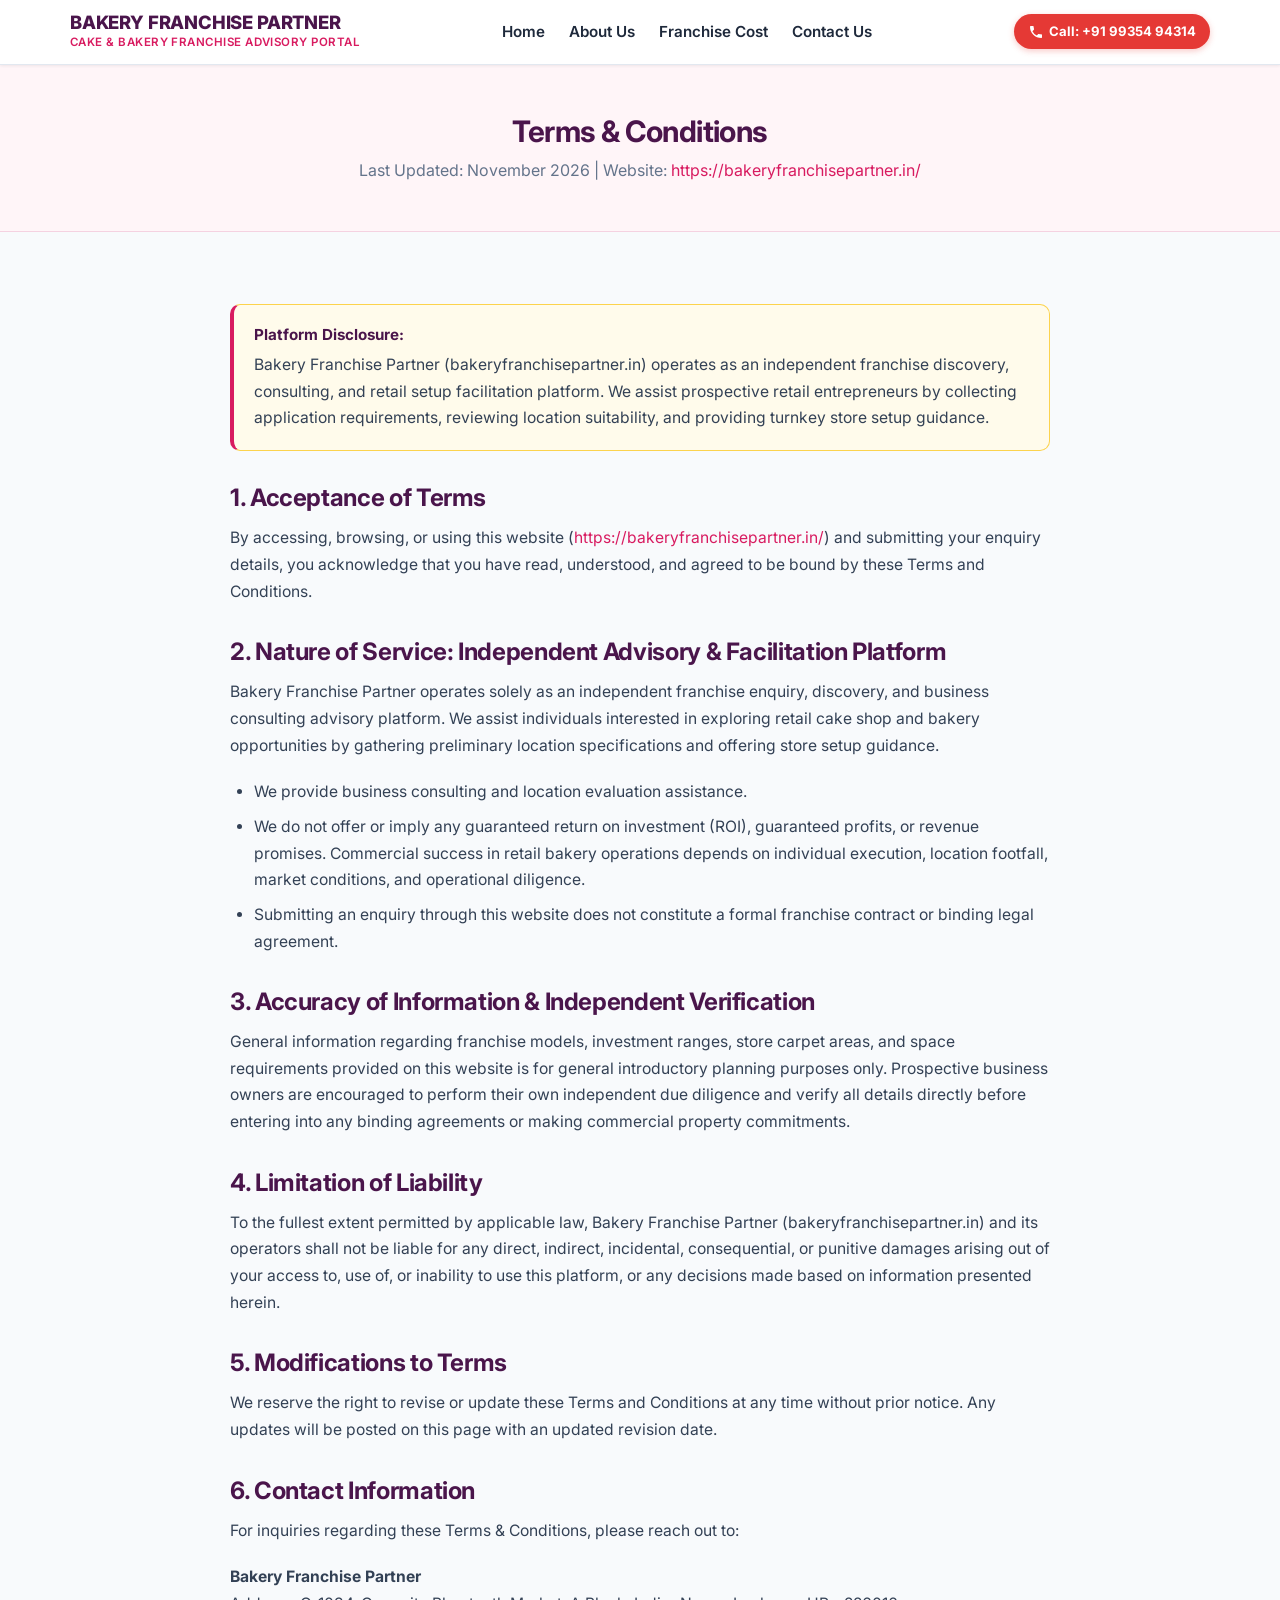
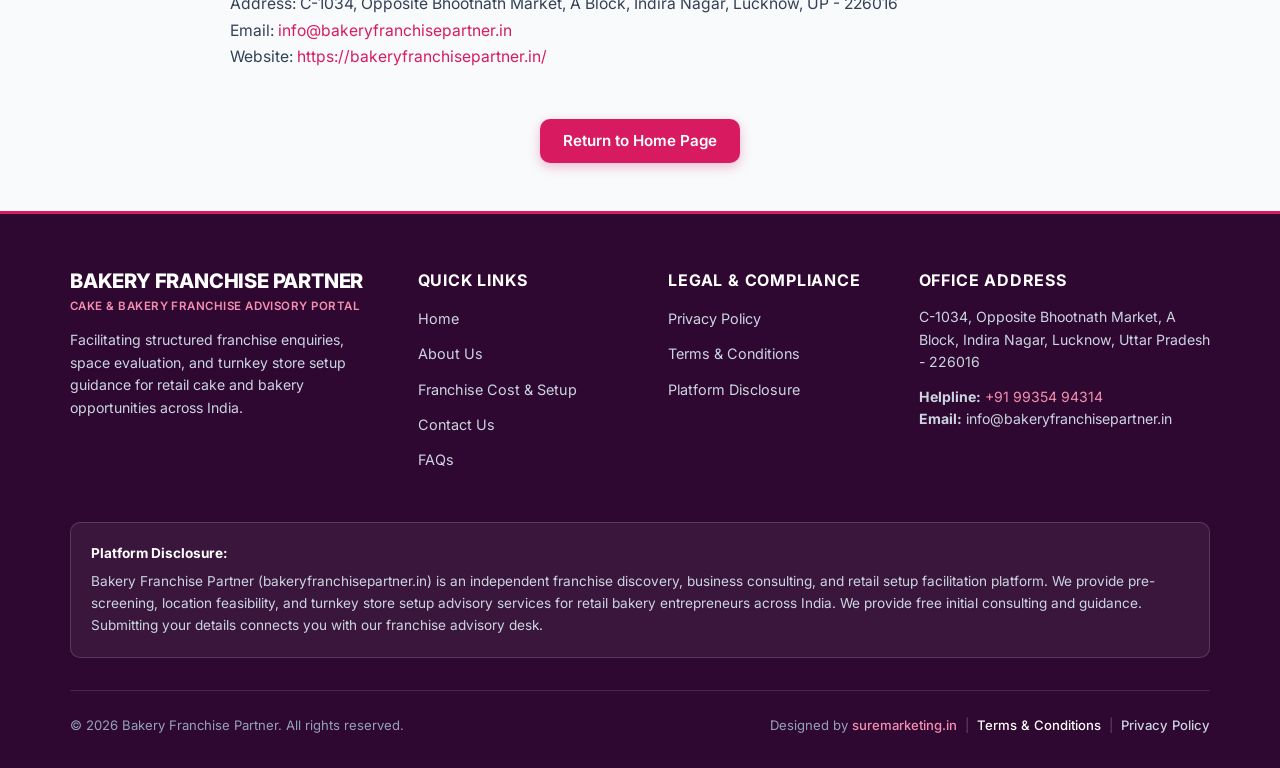
<file: terms-conditions.html>
<!DOCTYPE html>
<html lang="en">
<head>
  <!-- Google Tag Manager -->
  <script>(function(w,d,s,l,i){w[l]=w[l]||[];w[l].push({'gtm.start':
  new Date().getTime(),event:'gtm.js'});var f=d.getElementsByTagName(s)[0],
  j=d.createElement(s),dl=l!='dataLayer'?'&l='+l:'';j.async=true;j.src=
  'https://www.googletagmanager.com/gtm.js?id='+i+dl;f.parentNode.insertBefore(j,f);
  })(window,document,'script','dataLayer','GTM-P94VCCMQ');</script>
  <!-- End Google Tag Manager -->

  <!-- Google tag (gtag.js) -->
  <script async src="https://www.googletagmanager.com/gtag/js?id=AW-18435726150"></script>
  <script>
    window.dataLayer = window.dataLayer || [];
    function gtag(){dataLayer.push(arguments);}
    gtag('js', new Date());
    gtag('config', 'AW-18435726150');
  </script>

  <meta charset="UTF-8">
  <meta name="viewport" content="width=device-width, initial-scale=1.0">
  <title>Terms & Conditions | Bakery Franchise Partner</title>
  <meta name="description" content="Terms and Conditions for Bakery Franchise Partner independent franchise enquiry platform.">
  <link rel="canonical" href="https://bakeryfranchisepartner.in/terms-conditions.html">
  <meta name="robots" content="index, follow">
  
  <link rel="icon" href="data:image/svg+xml,<svg xmlns=%22http://www.w3.org/2000/svg%22 viewBox=%220 0 100 100%22><text y=%22.9em%22 font-size=%2290%22>🎂</text></svg>">
  <link rel="preconnect" href="https://fonts.googleapis.com">
  <link rel="preconnect" href="https://fonts.gstatic.com" crossorigin>
  <link href="https://fonts.googleapis.com/css2?family=Inter:wght@400;500;600;700;800&display=swap" rel="stylesheet">
  <link rel="stylesheet" href="style.css?v=3.0">
</head>
<body>
  <!-- Google Tag Manager (noscript) -->
  <noscript><iframe src="https://www.googletagmanager.com/ns.html?id=GTM-P94VCCMQ"
  height="0" width="0" style="display:none;visibility:hidden"></iframe></noscript>
  <!-- End Google Tag Manager (noscript) -->

  <!-- Site Header -->
  <header class="site-header">
    <div class="container">
      <div class="header-inner">
        <a href="index.html" class="brand-wrap" aria-label="Bakery Franchise Partner Home">
          <div class="brand-text">
            <span class="brand-name">BAKERY FRANCHISE PARTNER</span>
            <span class="brand-tagline">Cake & Bakery Franchise Advisory Portal</span>
          </div>
        </a>

        <!-- Desktop Navigation -->
        <ul class="site-nav">
          <li><a href="index.html">Home</a></li>
          <li><a href="about-us.html">About Us</a></li>
          <li><a href="investment-cost.html">Franchise Cost</a></li>
          <li><a href="contact-us.html">Contact Us</a></li>
        </ul>

        <div class="header-actions">
          <a href="tel:+919935494314" class="btn-call-compact js-call-btn" data-source="header-call" aria-label="Call for enquiry">
            <svg viewBox="0 0 24 24" fill="currentColor"><path d="M6.62 10.79a15.053 15.053 0 006.59 6.59l2.2-2.2a1 1 0 011.02-.24c1.12.37 2.33.57 3.57.57.55 0 1 .45 1 1V20a1 1 0 01-1 1A17 17 0 013 4a1 1 0 011-1h3.5a1 1 0 011 1c0 1.25.2 2.45.57 3.57.11.35.03.74-.25 1.02l-2.2 2.2z"/></svg>
            <span>Call: +91 99354 94314</span>
          </a>
        </div>
      </div>
    </div>
  </header>

  <!-- Page Header -->
  <section class="legal-page-header">
    <div class="container">
      <h1>Terms & Conditions</h1>
      <p style="color: var(--color-text-muted); margin-top: 0.5rem;">
        Last Updated: November 2026 | Website: <a href="https://bakeryfranchisepartner.in/">https://bakeryfranchisepartner.in/</a>
      </p>
    </div>
  </section>

  <!-- Legal Body -->
  <main class="legal-content">
    <div class="container">
      <div class="compliance-box" style="margin-bottom: 2rem;">
        <strong>Platform Disclosure:</strong>
        <p>
          Bakery Franchise Partner (bakeryfranchisepartner.in) operates as an independent franchise discovery, consulting, and retail setup facilitation platform. We assist prospective retail entrepreneurs by collecting application requirements, reviewing location suitability, and providing turnkey store setup guidance.
        </p>
      </div>

      <h2>1. Acceptance of Terms</h2>
      <p>
        By accessing, browsing, or using this website (<a href="https://bakeryfranchisepartner.in/">https://bakeryfranchisepartner.in/</a>) and submitting your enquiry details, you acknowledge that you have read, understood, and agreed to be bound by these Terms and Conditions.
      </p>

      <h2>2. Nature of Service: Independent Advisory & Facilitation Platform</h2>
      <p>
        Bakery Franchise Partner operates solely as an independent franchise enquiry, discovery, and business consulting advisory platform. We assist individuals interested in exploring retail cake shop and bakery opportunities by gathering preliminary location specifications and offering store setup guidance.
      </p>
      <ul>
        <li>We provide business consulting and location evaluation assistance.</li>
        <li>We do not offer or imply any guaranteed return on investment (ROI), guaranteed profits, or revenue promises. Commercial success in retail bakery operations depends on individual execution, location footfall, market conditions, and operational diligence.</li>
        <li>Submitting an enquiry through this website does not constitute a formal franchise contract or binding legal agreement.</li>
      </ul>

      <h2>3. Accuracy of Information & Independent Verification</h2>
      <p>
        General information regarding franchise models, investment ranges, store carpet areas, and space requirements provided on this website is for general introductory planning purposes only. Prospective business owners are encouraged to perform their own independent due diligence and verify all details directly before entering into any binding agreements or making commercial property commitments.
      </p>

      <h2>4. Limitation of Liability</h2>
      <p>
        To the fullest extent permitted by applicable law, Bakery Franchise Partner (bakeryfranchisepartner.in) and its operators shall not be liable for any direct, indirect, incidental, consequential, or punitive damages arising out of your access to, use of, or inability to use this platform, or any decisions made based on information presented herein.
      </p>

      <h2>5. Modifications to Terms</h2>
      <p>
        We reserve the right to revise or update these Terms and Conditions at any time without prior notice. Any updates will be posted on this page with an updated revision date.
      </p>

      <h2>6. Contact Information</h2>
      <p>
        For inquiries regarding these Terms & Conditions, please reach out to:
      </p>
      <p>
        <strong>Bakery Franchise Partner</strong><br>
        
        Address: C-1034, Opposite Bhootnath Market, A Block, Indira Nagar, Lucknow, UP - 226016<br>
        Email: <a href="mailto:info@bakeryfranchisepartner.in">info@bakeryfranchisepartner.in</a><br>
        Website: <a href="https://bakeryfranchisepartner.in/">https://bakeryfranchisepartner.in/</a>
      </p>

      <div style="margin-top: 3rem; text-align: center;">
        <a href="index.html" class="btn btn-primary">Return to Home Page</a>
      </div>
    </div>
  </main>

  <!-- Site Footer -->
  <footer class="site-footer">
    <div class="container">
      <div class="footer-grid">
        <div class="footer-brand">
          <div class="brand-name" style="font-size: 1.25rem; font-weight: 800;">BAKERY FRANCHISE PARTNER</div>
          <div class="brand-tagline">Cake & Bakery Franchise Advisory Portal</div>
          <p>
            Facilitating structured franchise enquiries, space evaluation, and turnkey store setup guidance for retail cake and bakery opportunities across India.
          </p>
        </div>

        <div>
          <h4 class="footer-heading">Quick Links</h4>
          <ul class="footer-links">
            <li><a href="index.html">Home</a></li>
            <li><a href="about-us.html">About Us</a></li>
            <li><a href="investment-cost.html">Franchise Cost & Setup</a></li>
            <li><a href="contact-us.html">Contact Us</a></li>
            <li><a href="index.html#faq">FAQs</a></li>
          </ul>
        </div>

        <div>
          <h4 class="footer-heading">Legal & Compliance</h4>
          <ul class="footer-links">
            <li><a href="privacy-policy.html">Privacy Policy</a></li>
            <li><a href="terms-conditions.html">Terms & Conditions</a></li>
            <li><a href="#disclaimer">Platform Disclosure</a></li>
          </ul>
        </div>
        <div>
          <h4 class="footer-heading">Office Address</h4>
          <p style="font-size: 0.88rem; color: #CBD5E1; line-height: 1.6; margin-bottom: 0.75rem;">
            C-1034, Opposite Bhootnath Market, A Block, Indira Nagar, Lucknow, Uttar Pradesh - 226016
          </p>
          <p style="font-size: 0.88rem; color: #CBD5E1; line-height: 1.6; margin-bottom: 0;">
            <strong>Helpline:</strong> <a href="tel:+919935494314" style="color: #F48FB1; text-decoration: none;">+91 99354 94314</a><br>
            <strong>Email:</strong> <a href="mailto:info@bakeryfranchisepartner.in" style="color: #CBD5E1; text-decoration: none;">info@bakeryfranchisepartner.in</a>
          </p>
        </div>
      </div>

      <div class="footer-disclaimer-box" id="disclaimer">
        <strong>Platform Disclosure:</strong>
        <p>
          Bakery Franchise Partner (bakeryfranchisepartner.in) is an independent franchise discovery, business consulting, and retail setup facilitation platform. We provide pre-screening, location feasibility, and turnkey store setup advisory services for retail bakery entrepreneurs across India. We provide free initial consulting and guidance. Submitting your details connects you with our franchise advisory desk.
        </p>
      </div>

      <div class="footer-bottom">
        <div>&copy; <script>document.write(new Date().getFullYear());</script> Bakery Franchise Partner. All rights reserved.</div>
        <div class="footer-credits">
          <span>Designed by <a href="https://suremarketing.in" target="_blank" rel="noopener">suremarketing.in</a></span>
          
          <span class="footer-credit-sep">|</span>
          <a href="terms-conditions.html" style="color: #FFFFFF;">Terms & Conditions</a>
          <span class="footer-credit-sep">|</span>
          <a href="privacy-policy.html" style="color: #CBD5E1;">Privacy Policy</a>
        </div>
      </div>
    </div>
  </footer>

  <!-- Sticky Mobile Contact Bar -->
  <div class="mobile-sticky-bar" aria-label="Mobile Quick Contact Bar">
    <a href="tel:+919935494314" class="sticky-btn btn-sticky-call js-call-btn" data-source="mobile-sticky-call">
      <svg viewBox="0 0 24 24" fill="currentColor"><path d="M6.62 10.79a15.053 15.053 0 006.59 6.59l2.2-2.2a1 1 0 011.02-.24c1.12.37 2.33.57 3.57.57.55 0 1 .45 1 1V20a1 1 0 01-1 1A17 17 0 013 4a1 1 0 011-1h3.5a1 1 0 011 1c0 1.25.2 2.45.57 3.57.11.35.03.74-.25 1.02l-2.2 2.2z"/></svg>
      <span>Call Now: +91 99354 94314</span>
    </a>
  </div>

  <script src="script.js?v=3.0" defer></script>
</body>
</html>
</file>
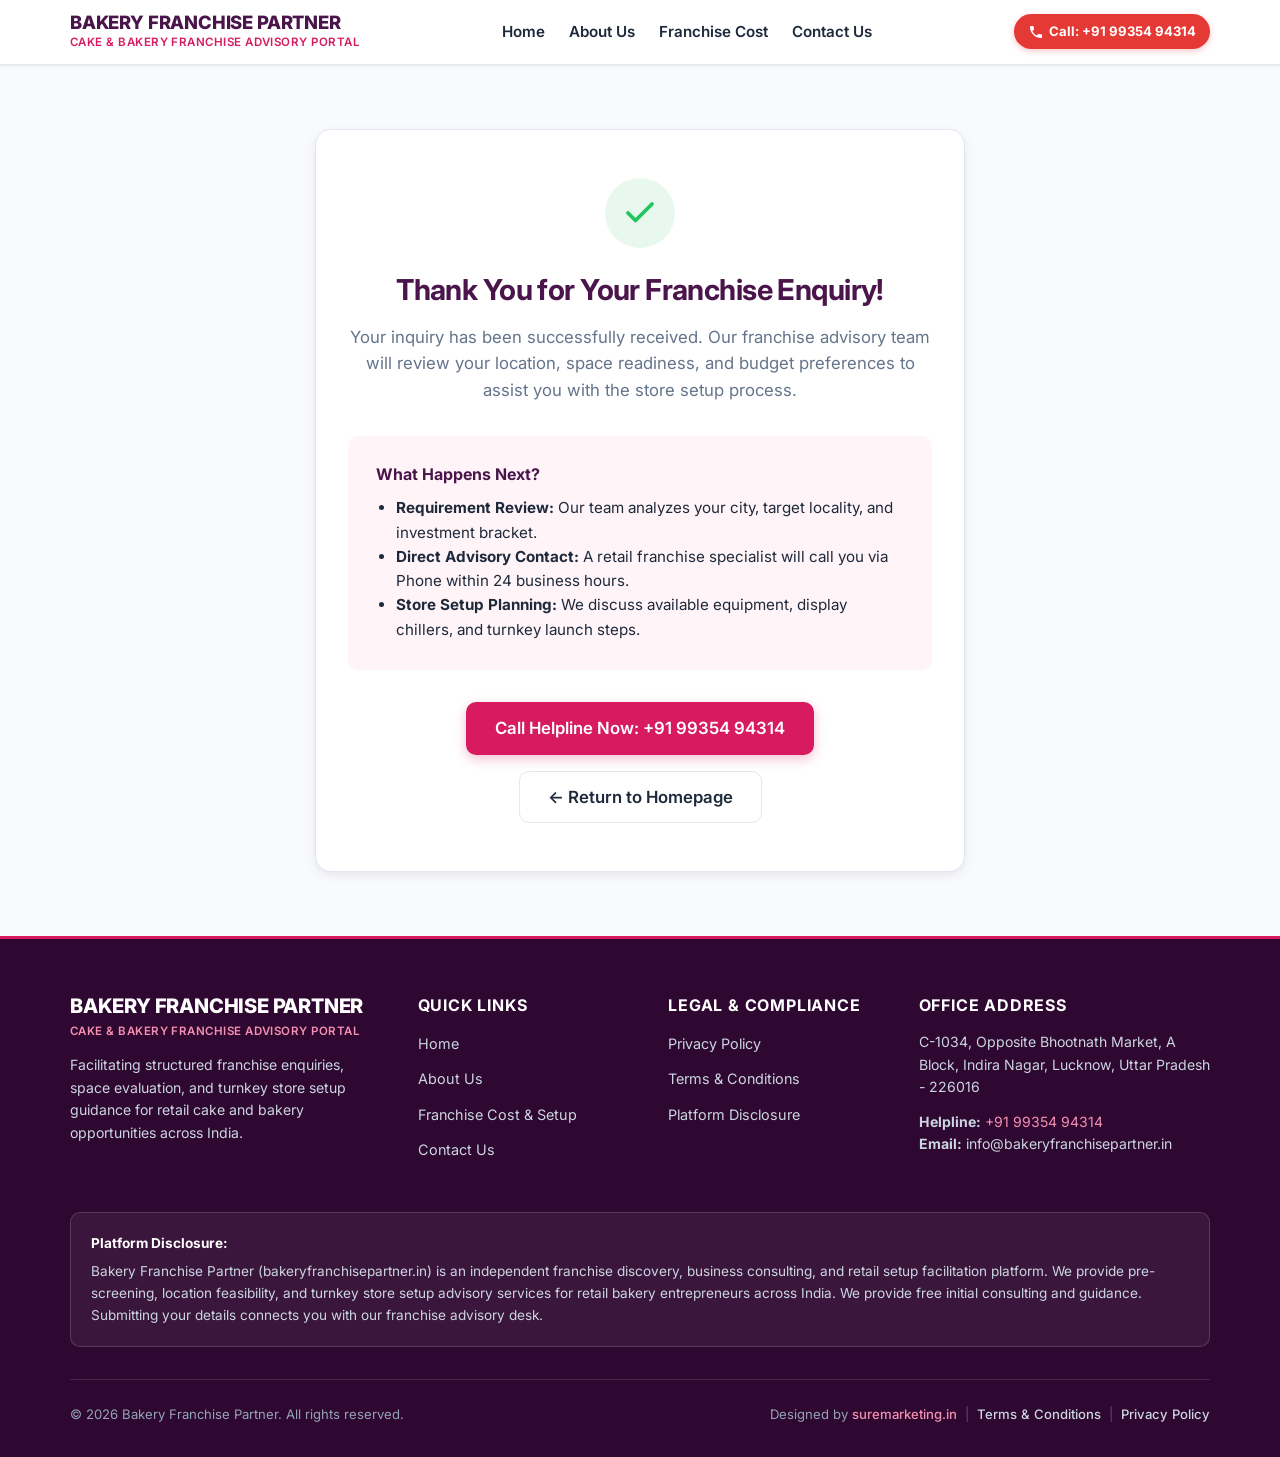
<file: thankyou.html>
<!DOCTYPE html>
<html lang="en">
<head>
  <!-- Google Tag Manager -->
  <script>(function(w,d,s,l,i){w[l]=w[l]||[];w[l].push({'gtm.start':
  new Date().getTime(),event:'gtm.js'});var f=d.getElementsByTagName(s)[0],
  j=d.createElement(s),dl=l!='dataLayer'?'&l='+l:'';j.async=true;j.src=
  'https://www.googletagmanager.com/gtm.js?id='+i+dl;f.parentNode.insertBefore(j,f);
  })(window,document,'script','dataLayer','GTM-P94VCCMQ');</script>
  <!-- End Google Tag Manager -->

  <!-- Google tag (gtag.js) -->
  <script async src="https://www.googletagmanager.com/gtag/js?id=AW-18435726150"></script>
  <script>
    window.dataLayer = window.dataLayer || [];
    function gtag(){dataLayer.push(arguments);}
    gtag('js', new Date());
    gtag('config', 'AW-18435726150');
  </script>

  <meta charset="UTF-8">
  <meta name="viewport" content="width=device-width, initial-scale=1.0">
  <title>Thank You | Bakery Franchise Partner</title>
  <meta name="description" content="Thank you for submitting your cake shop franchise enquiry. Our franchise advisory team will review your requirements and get in touch with you shortly.">
  <meta name="robots" content="noindex, follow">

  <link rel="icon" href="data:image/svg+xml,<svg xmlns=%22http://www.w3.org/2000/svg%22 viewBox=%220 0 100 100%22><text y=%22.9em%22 font-size=%2290%22>🎂</text></svg>">
  <link rel="preconnect" href="https://fonts.googleapis.com">
  <link rel="preconnect" href="https://fonts.gstatic.com" crossorigin>
  <link href="https://fonts.googleapis.com/css2?family=Inter:wght@400;500;600;700;800&display=swap" rel="stylesheet">
  <link rel="stylesheet" href="style.css?v=3.0">
</head>
<body>
  <!-- Google Tag Manager (noscript) -->
  <noscript><iframe src="https://www.googletagmanager.com/ns.html?id=GTM-P94VCCMQ"
  height="0" width="0" style="display:none;visibility:hidden"></iframe></noscript>
  <!-- End Google Tag Manager (noscript) -->

  <!-- Site Header -->
  <header class="site-header">
    <div class="container">
      <div class="header-inner">
        <a href="index.html" class="brand-wrap" aria-label="Bakery Franchise Partner Home">
          <div class="brand-text">
            <span class="brand-name">BAKERY FRANCHISE PARTNER</span>
            <span class="brand-tagline">Cake & Bakery Franchise Advisory Portal</span>
          </div>
        </a>

        <!-- Desktop Navigation -->
        <ul class="site-nav">
          <li><a href="index.html">Home</a></li>
          <li><a href="about-us.html">About Us</a></li>
          <li><a href="investment-cost.html">Franchise Cost</a></li>
          <li><a href="contact-us.html">Contact Us</a></li>
        </ul>

        <div class="header-actions">
          <a href="tel:+919935494314" class="btn-call-compact js-call-btn" data-source="header-call" aria-label="Call for enquiry">
            <svg viewBox="0 0 24 24" fill="currentColor"><path d="M6.62 10.79a15.053 15.053 0 006.59 6.59l2.2-2.2a1 1 0 011.02-.24c1.12.37 2.33.57 3.57.57.55 0 1 .45 1 1V20a1 1 0 01-1 1A17 17 0 013 4a1 1 0 011-1h3.5a1 1 0 011 1c0 1.25.2 2.45.57 3.57.11.35.03.74-.25 1.02l-2.2 2.2z"/></svg>
            <span>Call: +91 99354 94314</span>
          </a>
        </div>
      </div>
    </div>
  </header>

  <!-- Thank You Content -->
  <main class="thankyou-wrapper" style="padding: 4rem 1rem; text-align: center;">
    <div class="thankyou-card" style="max-width: 650px; margin: 0 auto; background: var(--color-bg-surface); padding: 3rem 2rem; border-radius: var(--radius-lg); border: 1px solid var(--color-border); box-shadow: var(--shadow-md);">
      <div class="success-icon-wrap" style="width: 70px; height: 70px; margin: 0 auto 1.5rem auto; border-radius: 50%; background: #E8F8EE; color: #22C55E; display: flex; align-items: center; justify-content: center;">
        <svg viewBox="0 0 24 24" fill="none" stroke="currentColor" stroke-width="2.5" stroke-linecap="round" stroke-linejoin="round" width="36" height="36">
          <polyline points="20 6 9 17 4 12"></polyline>
        </svg>
      </div>

      <h1 class="thankyou-title" style="font-size: 1.8rem; color: var(--color-secondary); margin-bottom: 1rem;">Thank You for Your Franchise Enquiry!</h1>
      <p class="thankyou-subtitle" style="color: var(--color-text-muted); font-size: 1.05rem; line-height: 1.6; margin-bottom: 2rem;">
        Your inquiry has been successfully received. Our franchise advisory team will review your location, space readiness, and budget preferences to assist you with the store setup process.
      </p>

      <div style="background: var(--color-bg-warm); padding: 1.75rem; border-radius: var(--radius-md); margin-bottom: 2rem; text-align: left;">
        <h4 style="color: var(--color-secondary); margin-bottom: 0.75rem;">What Happens Next?</h4>
        <ul style="padding-left: 1.25rem; color: var(--color-text-main); font-size: 0.95rem; line-height: 1.6;">
          <li><strong>Requirement Review:</strong> Our team analyzes your city, target locality, and investment bracket.</li>
          <li><strong>Direct Advisory Contact:</strong> A retail franchise specialist will call you via Phone within 24 business hours.</li>
          <li><strong>Store Setup Planning:</strong> We discuss available equipment, display chillers, and turnkey launch steps.</li>
        </ul>
      </div>

      <div style="display: flex; gap: 1rem; justify-content: center; flex-wrap: wrap;">
        <a href="tel:+919935494314" class="btn btn-primary btn-lg">Call Helpline Now: +91 99354 94314</a>
        <a href="index.html" class="btn btn-outline btn-lg">← Return to Homepage</a>
      </div>
    </div>
  </main>

  <!-- Site Footer -->
  <footer class="site-footer">
    <div class="container">
      <div class="footer-grid">
        <div class="footer-brand">
          <div class="brand-name" style="font-size: 1.25rem; font-weight: 800;">BAKERY FRANCHISE PARTNER</div>
          <div class="brand-tagline">Cake & Bakery Franchise Advisory Portal</div>
          <p>
            Facilitating structured franchise enquiries, space evaluation, and turnkey store setup guidance for retail cake and bakery opportunities across India.
          </p>
        </div>

        <div>
          <h4 class="footer-heading">Quick Links</h4>
          <ul class="footer-links">
            <li><a href="index.html">Home</a></li>
            <li><a href="about-us.html">About Us</a></li>
            <li><a href="investment-cost.html">Franchise Cost & Setup</a></li>
            <li><a href="contact-us.html">Contact Us</a></li>
          </ul>
        </div>

        <div>
          <h4 class="footer-heading">Legal & Compliance</h4>
          <ul class="footer-links">
            <li><a href="privacy-policy.html">Privacy Policy</a></li>
            <li><a href="terms-conditions.html">Terms & Conditions</a></li>
            <li><a href="#disclaimer">Platform Disclosure</a></li>
          </ul>
        </div>
        <div>
          <h4 class="footer-heading">Office Address</h4>
          <p style="font-size: 0.88rem; color: #CBD5E1; line-height: 1.6; margin-bottom: 0.75rem;">
            C-1034, Opposite Bhootnath Market, A Block, Indira Nagar, Lucknow, Uttar Pradesh - 226016
          </p>
          <p style="font-size: 0.88rem; color: #CBD5E1; line-height: 1.6; margin-bottom: 0;">
            <strong>Helpline:</strong> <a href="tel:+919935494314" style="color: #F48FB1; text-decoration: none;">+91 99354 94314</a><br>
            <strong>Email:</strong> <a href="mailto:info@bakeryfranchisepartner.in" style="color: #CBD5E1; text-decoration: none;">info@bakeryfranchisepartner.in</a>
          </p>
        </div>
      </div>

      <div class="footer-disclaimer-box" id="disclaimer">
        <strong>Platform Disclosure:</strong>
        <p>
          Bakery Franchise Partner (bakeryfranchisepartner.in) is an independent franchise discovery, business consulting, and retail setup facilitation platform. We provide pre-screening, location feasibility, and turnkey store setup advisory services for retail bakery entrepreneurs across India. We provide free initial consulting and guidance. Submitting your details connects you with our franchise advisory desk.
        </p>
      </div>

      <div class="footer-bottom">
        <div>&copy; <script>document.write(new Date().getFullYear());</script> Bakery Franchise Partner. All rights reserved.</div>
        <div class="footer-credits">
          <span>Designed by <a href="https://suremarketing.in" target="_blank" rel="noopener">suremarketing.in</a></span>
          
          <span class="footer-credit-sep">|</span>
          <a href="terms-conditions.html" style="color: #CBD5E1;">Terms & Conditions</a>
          <span class="footer-credit-sep">|</span>
          <a href="privacy-policy.html" style="color: #CBD5E1;">Privacy Policy</a>
        </div>
      </div>
    </div>
  </footer>

  <!-- Sticky Mobile Contact Bar -->
  <div class="mobile-sticky-bar" aria-label="Mobile Quick Contact Bar">
    <a href="tel:+919935494314" class="sticky-btn btn-sticky-call js-call-btn" data-source="mobile-sticky-call">
      <svg viewBox="0 0 24 24" fill="currentColor"><path d="M6.62 10.79a15.053 15.053 0 006.59 6.59l2.2-2.2a1 1 0 011.02-.24c1.12.37 2.33.57 3.57.57.55 0 1 .45 1 1V20a1 1 0 01-1 1A17 17 0 013 4a1 1 0 011-1h3.5a1 1 0 011 1c0 1.25.2 2.45.57 3.57.11.35.03.74-.25 1.02l-2.2 2.2z"/></svg>
      <span>Call Now: +91 99354 94314</span>
    </a>
  </div>

  <script src="script.js?v=3.0" defer></script>
</body>
</html>
</file>
<file: style.css>
/* ==========================================================================
   BAKERY FRANCHISE PARTNER - CAKE STORE FRANCHISE PORTAL
   Brand Colors: Magenta/Pink (#D81B60) & Deep Violet/Purple (#4A154B)
   Clean, High-Converting, Accessible, Google Ads Compliant
   ========================================================================== */

/* --- CSS Variables & Design Tokens --- */
:root {
  --color-primary: #D81B60;
  --color-primary-dark: #AD1457;
  --color-primary-light: #FCE4EC;
  --color-primary-hover: #C2185B;
  
  --color-secondary: #4A154B;
  --color-secondary-dark: #2E0830;
  --color-secondary-light: #F3E8F4;
  
  --color-accent-whatsapp: #25D366;
  --color-accent-whatsapp-dark: #128C7E;
  --color-accent-call: #2563EB;
  
  --color-text-main: #1E293B;
  --color-text-muted: #64748B;
  --color-text-light: #94A3B8;
  
  --color-bg-body: #F8FAFC;
  --color-bg-surface: #FFFFFF;
  --color-bg-subtle: #F1F5F9;
  --color-bg-warm: #FFF5F8;
  
  --color-border: #E2E8F0;
  --color-border-focus: #D81B60;
  
  --color-notice-bg: #FFFBEB;
  --color-notice-border: #FCD34D;
  --color-notice-text: #92400E;
  
  --color-success-bg: #ECFDF5;
  --color-success-border: #A7F3D0;
  --color-success-text: #065F46;

  --color-error-bg: #FEF2F2;
  --color-error-border: #FECACA;
  --color-error-text: #991B1B;

  --shadow-sm: 0 1px 3px rgba(0, 0, 0, 0.07);
  --shadow-md: 0 4px 14px -2px rgba(74, 21, 75, 0.08), 0 2px 6px -1px rgba(0, 0, 0, 0.04);
  --shadow-lg: 0 10px 25px -3px rgba(74, 21, 75, 0.12), 0 4px 10px -2px rgba(0, 0, 0, 0.05);
  --shadow-xl: 0 20px 35px -5px rgba(74, 21, 75, 0.16), 0 8px 16px -4px rgba(0, 0, 0, 0.06);

  --radius-sm: 6px;
  --radius-md: 10px;
  --radius-lg: 16px;
  --radius-xl: 24px;
  --radius-full: 9999px;

  --font-family: 'Inter', -apple-system, BlinkMacSystemFont, 'Segoe UI', Roboto, Helvetica, Arial, sans-serif;
  --transition-fast: 0.15s ease;
  --transition-normal: 0.25s ease;
}

/* --- Base & Reset --- */
*, *::before, *::after {
  box-sizing: border-box;
  margin: 0;
  padding: 0;
}

html {
  font-size: 16px;
  scroll-behavior: smooth;
  -webkit-text-size-adjust: 100%;
  overflow-x: hidden;
  width: 100%;
}

body {
  font-family: var(--font-family);
  background-color: var(--color-bg-body);
  color: var(--color-text-main);
  line-height: 1.6;
  -webkit-font-smoothing: antialiased;
  -moz-osx-font-smoothing: grayscale;
  padding-bottom: 74px; /* Clearance for sticky mobile bar */
  overflow-x: hidden;
  width: 100%;
  position: relative;
}

@media (min-width: 992px) {
  body {
    padding-bottom: 0;
  }
}

img {
  max-width: 100%;
  height: auto;
  display: block;
}

a {
  color: var(--color-primary);
  text-decoration: none;
  transition: color var(--transition-fast);
}

a:hover {
  color: var(--color-primary-dark);
}

button, input, select, textarea {
  font-family: inherit;
  font-size: 1rem;
}

/* --- Typography --- */
h1, h2, h3, h4, h5, h6 {
  color: var(--color-secondary);
  font-weight: 700;
  line-height: 1.25;
  overflow-wrap: break-word;
}

h1 {
  font-size: 1.85rem;
  letter-spacing: -0.02em;
}

h2 {
  font-size: 1.5rem;
  letter-spacing: -0.015em;
  margin-bottom: 0.75rem;
}

h3 {
  font-size: 1.2rem;
  margin-bottom: 0.5rem;
}

p {
  margin-bottom: 1rem;
  overflow-wrap: break-word;
}

p:last-child {
  margin-bottom: 0;
}

/* --- Layout Container --- */
.container {
  width: 100%;
  max-width: 1180px;
  margin-left: auto;
  margin-right: auto;
  padding-left: 1.25rem;
  padding-right: 1.25rem;
  box-sizing: border-box;
}

.section {
  padding-top: 3.5rem;
  padding-bottom: 3.5rem;
  overflow: hidden;
  width: 100%;
}

.section-alt {
  background-color: var(--color-bg-surface);
  border-top: 1px solid var(--color-border);
  border-bottom: 1px solid var(--color-border);
}

.section-warm {
  background-color: var(--color-bg-warm);
  border-top: 1px solid #F8D7E4;
  border-bottom: 1px solid #F8D7E4;
}

/* Optimize below-the-fold rendering speed */
#brand-search-intent,
#why-enquire,
#franchise-info,
#enquiry-process,
#about-us,
#faq,
#contact {
  content-visibility: auto;
  contain-intrinsic-size: 450px;
}

.section-header {
  text-align: center;
  max-width: 760px;
  margin: 0 auto 2.5rem auto;
}

.section-subtitle {
  color: var(--color-primary);
  text-transform: uppercase;
  font-size: 0.82rem;
  font-weight: 700;
  letter-spacing: 0.08em;
  display: block;
  margin-bottom: 0.4rem;
}

.section-desc {
  color: var(--color-text-muted);
  font-size: 1.05rem;
}

/* --- Badges & Indicators --- */
.badge-tag {
  display: inline-flex;
  align-items: center;
  gap: 0.45rem;
  padding: 0.35rem 0.85rem;
  border-radius: var(--radius-full);
  font-size: 0.8rem;
  font-weight: 700;
  max-width: 100%;
  box-sizing: border-box;
}

.badge-tag.badge-platform {
  background: var(--color-secondary-light);
  color: var(--color-secondary);
  border: 1px solid #E4CCE7;
}

.badge-tag .badge-icon {
  width: 16px;
  height: 16px;
  color: var(--color-primary);
  flex-shrink: 0;
}

.badge-tag .badge-text {
  letter-spacing: 0.04em;
  font-size: 0.76rem;
}

.badge-tag.badge-notice {
  background: var(--color-notice-bg);
  color: var(--color-notice-text);
  border: 1px solid var(--color-notice-border);
}

.badge-dot {
  width: 7px;
  height: 7px;
  border-radius: 50%;
  background-color: var(--color-primary);
  flex-shrink: 0;
}

/* --- Top Header Bar --- */
.site-header {
  background: var(--color-bg-surface);
  border-bottom: 1px solid var(--color-border);
  position: sticky;
  top: 0;
  z-index: 100;
  box-shadow: var(--shadow-sm);
  width: 100%;
}

.header-inner {
  display: flex;
  align-items: center;
  justify-content: space-between;
  padding-top: 0.75rem;
  padding-bottom: 0.75rem;
  width: 100%;
  box-sizing: border-box;
}

.brand-wrap {
  display: flex;
  align-items: center;
  gap: 0.85rem;
  min-width: 0;
}

.brand-logo {
  height: 48px;
  width: auto;
  object-fit: contain;
  flex-shrink: 0;
}

.brand-text {
  display: flex;
  flex-direction: column;
  min-width: 0;
}

.brand-name {
  font-size: 1.15rem;
  font-weight: 800;
  color: var(--color-secondary);
  line-height: 1.15;
  letter-spacing: -0.01em;
  white-space: nowrap;
}

.brand-tagline {
  font-size: 0.72rem;
  font-weight: 600;
  color: var(--color-primary);
  text-transform: uppercase;
  letter-spacing: 0.04em;
  white-space: nowrap;
}


/* --- Desktop Navigation --- */
.site-nav {
  display: none;
}

@media (min-width: 860px) {
  .site-nav {
    display: flex;
    align-items: center;
    gap: 1.5rem;
    list-style: none;
    margin: 0;
    padding: 0;
  }
  .site-nav a {
    color: var(--color-text-main);
    font-size: 0.95rem;
    font-weight: 600;
    text-decoration: none;
    transition: color var(--transition-fast);
  }
  .site-nav a:hover,
  .site-nav a.active {
    color: var(--color-primary);
  }
}

.header-actions {
  display: flex;
  align-items: center;
  gap: 0.5rem;
  flex-shrink: 0;
}

.header-actions .btn-call-compact,
.header-actions .btn-wa-compact {
  display: inline-flex;
  align-items: center;
  justify-content: center;
  gap: 0.35rem;
  padding: 0.45rem 0.85rem;
  border-radius: var(--radius-full);
  font-size: 0.82rem;
  font-weight: 700;
  text-decoration: none;
  color: #FFFFFF;
  transition: transform var(--transition-fast), filter var(--transition-fast);
  white-space: nowrap;
}

.header-actions .btn-call-compact {
  background-color: #E53935;
  box-shadow: 0 2px 6px rgba(229, 57, 53, 0.28);
}

.header-actions .btn-call-compact:hover {
  background-color: #C62828;
  color: #FFFFFF;
}

.header-actions .btn-wa-compact {
  background-color: #25D366;
  box-shadow: 0 2px 6px rgba(37, 211, 102, 0.28);
}

.header-actions .btn-wa-compact:hover {
  background-color: #1EBE5D;
  color: #FFFFFF;
}

.header-actions .btn-call-compact svg,
.header-actions .btn-wa-compact svg {
  width: 1rem;
  height: 1rem;
  fill: currentColor;
  flex-shrink: 0;
}

@media (max-width: 520px) {
  .brand-tagline {
    display: none;
  }
  .brand-name {
    font-size: 0.95rem;
  }
  .brand-logo {
    height: 38px;
  }
  .header-actions .btn-call-compact span,
  .header-actions .btn-wa-compact span {
    display: none;
  }
  .header-actions .btn-call-compact,
  .header-actions .btn-wa-compact {
    padding: 0;
    width: 36px;
    height: 36px;
    border-radius: 50%;
  }
  .header-actions .btn-call-compact svg,
  .header-actions .btn-wa-compact svg {
    width: 1.15rem;
    height: 1.15rem;
  }
}

@media (min-width: 768px) {
  .header-actions {
    gap: 0.75rem;
  }
}

/* --- Buttons & CTAs --- */
.btn {
  display: inline-flex;
  align-items: center;
  justify-content: center;
  gap: 0.5rem;
  font-weight: 600;
  padding: 0.75rem 1.4rem;
  border-radius: var(--radius-md);
  border: 1px solid transparent;
  cursor: pointer;
  transition: all var(--transition-fast);
  text-align: center;
  font-size: 0.95rem;
  line-height: 1.2;
}

.btn-primary {
  background-color: var(--color-primary);
  color: #FFFFFF;
  box-shadow: 0 4px 12px rgba(216, 27, 96, 0.28);
}

.btn-primary:hover {
  background-color: var(--color-primary-hover);
  color: #FFFFFF;
  transform: translateY(-1px);
  box-shadow: 0 6px 16px rgba(216, 27, 96, 0.35);
}

.btn-secondary {
  background-color: var(--color-secondary);
  color: #FFFFFF;
}

.btn-secondary:hover {
  background-color: var(--color-secondary-dark);
  color: #FFFFFF;
}

.btn-outline {
  background-color: transparent;
  border-color: var(--color-border);
  color: var(--color-text-main);
}

.btn-outline:hover {
  background-color: var(--color-bg-subtle);
  border-color: var(--color-text-muted);
}

.btn-call {
  background-color: var(--color-secondary);
  color: #FFFFFF;
}

.btn-call:hover {
  background-color: var(--color-secondary-dark);
  color: #FFFFFF;
}

.btn-whatsapp {
  background-color: var(--color-accent-whatsapp);
  color: #FFFFFF;
}

.btn-whatsapp:hover {
  background-color: var(--color-accent-whatsapp-dark);
  color: #FFFFFF;
}

.btn-lg {
  padding: 0.95rem 1.75rem;
  font-size: 1.05rem;
}

.btn-block {
  width: 100%;
}

.btn svg {
  width: 1.2rem;
  height: 1.2rem;
  flex-shrink: 0;
}

/* --- Hero Section --- */
.hero-section {
  background: linear-gradient(180deg, #FFFFFF 0%, var(--color-bg-warm) 100%);
  padding-top: 1.5rem;
  padding-bottom: 2.5rem;
  border-bottom: 1px solid #F5D2E1;
  width: 100%;
  overflow: hidden;
  box-sizing: border-box;
}

.hero-grid {
  display: grid;
  grid-template-columns: 100%;
  gap: 2rem;
  align-items: start;
  width: 100%;
  box-sizing: border-box;
}

@media (min-width: 992px) {
  .hero-section {
    padding-top: 3rem;
    padding-bottom: 4rem;
  }
  .hero-grid {
    grid-template-columns: minmax(0, 1.15fr) minmax(0, 1fr);
    gap: 3rem;
    align-items: start;
  }
}

.hero-content {
  display: flex;
  flex-direction: column;
  min-width: 0;
  max-width: 100%;
  width: 100%;
  box-sizing: border-box;
}

.hero-badge-wrap {
  margin-bottom: 0.85rem;
}

.hero-title {
  margin-bottom: 0.65rem;
  color: var(--color-secondary);
  font-size: 1.85rem;
  font-weight: 800;
  line-height: 1.2;
  letter-spacing: -0.02em;
  overflow-wrap: break-word;
}

.hero-subhead {
  font-size: 1.15rem;
  font-weight: 600;
  color: var(--color-primary);
  margin-bottom: 0.85rem;
  line-height: 1.35;
  overflow-wrap: break-word;
}

.hero-desc {
  font-size: 1rem;
  color: var(--color-text-muted);
  margin-bottom: 1.25rem;
  line-height: 1.55;
  overflow-wrap: break-word;
}

@media (min-width: 768px) {
  .hero-title {
    font-size: 2.35rem;
  }
  .hero-subhead {
    font-size: 1.25rem;
  }
  .hero-desc {
    font-size: 1.05rem;
  }
}

/* --- Hero Store Showcase Photo Card --- */
.hero-photo-showcase {
  border-radius: var(--radius-lg);
  overflow: hidden;
  border: 1px solid #E2E8F0;
  box-shadow: var(--shadow-md);
  background: #FFFFFF;
  margin-bottom: 1.15rem;
  max-width: 100%;
  box-sizing: border-box;
  transition: transform var(--transition-fast), box-shadow var(--transition-fast);
}

.hero-photo-showcase:hover {
  box-shadow: var(--shadow-lg);
  border-color: #F0C4D8;
}

.hero-photo-wrap {
  position: relative;
  width: 100%;
  height: auto !important;
  min-height: unset !important;
  max-height: none !important;
  overflow: hidden;
  background: #F8FAFC;
}

@media (min-width: 768px) {
  .hero-photo-wrap {
    height: auto !important;
    min-height: unset !important;
    max-height: none !important;
  }
}

.hero-photo-wrap img {
  width: 100% !important;
  height: auto !important;
  max-height: none !important;
  display: block !important;
  object-fit: contain !important;
}

.hero-photo-badge {
  position: absolute;
  top: 10px;
  left: 10px;
  background: rgba(46, 8, 48, 0.88);
  backdrop-filter: blur(4px);
  color: #FFFFFF;
  font-size: 0.75rem;
  font-weight: 700;
  padding: 0.28rem 0.65rem;
  border-radius: var(--radius-full);
  display: inline-flex;
  align-items: center;
  gap: 0.4rem;
  box-shadow: 0 2px 8px rgba(0, 0, 0, 0.2);
}

.hero-photo-footer {
  padding: 0.75rem 1rem;
  display: flex;
  align-items: center;
  justify-content: space-between;
  gap: 0.75rem;
  background: #FFFFFF;
  box-sizing: border-box;
}

.hero-photo-info {
  display: flex;
  flex-direction: column;
  min-width: 0;
}

.hero-photo-title {
  font-size: 0.95rem;
  font-weight: 700;
  color: var(--color-secondary);
  line-height: 1.25;
  white-space: nowrap;
  overflow: hidden;
  text-overflow: ellipsis;
}

.hero-photo-desc {
  font-size: 0.78rem;
  color: var(--color-text-muted);
  line-height: 1.2;
  white-space: nowrap;
  overflow: hidden;
  text-overflow: ellipsis;
  margin-top: 0.15rem;
}

.hero-photo-enquire-btn {
  display: inline-flex;
  align-items: center;
  justify-content: center;
  gap: 0.35rem;
  background-color: var(--color-primary);
  color: #FFFFFF;
  font-weight: 700;
  font-size: 0.84rem;
  padding: 0.5rem 0.9rem;
  border-radius: var(--radius-md);
  text-decoration: none;
  flex-shrink: 0;
  box-shadow: 0 2px 8px rgba(216, 27, 96, 0.25);
  transition: all var(--transition-fast);
}

.hero-photo-enquire-btn:hover {
  background-color: var(--color-primary-hover);
  color: #FFFFFF;
  transform: translateY(-1px);
}

.hero-feature-pills {
  display: grid;
  grid-template-columns: 1fr 1fr;
  gap: 0.65rem;
  margin-top: 0.85rem;
  width: 100%;
  box-sizing: border-box;
}

@media (min-width: 576px) {
  .hero-feature-pills {
    grid-template-columns: 1fr 1fr 1fr;
  }
}

.feature-pill {
  display: flex;
  align-items: center;
  gap: 0.45rem;
  background: rgba(255, 255, 255, 0.9);
  border: 1px solid #F1D4E3;
  padding: 0.55rem 0.75rem;
  border-radius: var(--radius-md);
  font-size: 0.82rem;
  font-weight: 600;
  color: var(--color-secondary);
  box-sizing: border-box;
  min-width: 0;
}

.feature-pill span {
  white-space: nowrap;
  overflow: hidden;
  text-overflow: ellipsis;
}

.feature-pill svg {
  color: var(--color-primary);
  width: 1.05rem;
  height: 1.05rem;
  flex-shrink: 0;
}

/* --- High-Converting Lead Form Card --- */
.lead-form-wrapper {
  position: relative;
}

.lead-form-card {
  background: var(--color-bg-surface);
  border-radius: var(--radius-xl);
  padding: 1.5rem;
  box-shadow: var(--shadow-xl);
  border: 2px solid #F0C4D8;
  position: relative;
}

@media (min-width: 768px) {
  .lead-form-card {
    padding: 2rem;
  }
}

.form-header {
  margin-bottom: 1.25rem;
  text-align: center;
}

.form-title {
  font-size: 1.35rem;
  color: var(--color-secondary);
  margin-bottom: 0.35rem;
}

.form-subtitle {
  font-size: 0.88rem;
  color: var(--color-text-muted);
}

.form-group {
  margin-bottom: 1.1rem;
}

.form-label {
  display: block;
  font-size: 0.88rem;
  font-weight: 600;
  color: var(--color-text-main);
  margin-bottom: 0.35rem;
}

.form-label .required {
  color: var(--color-primary);
}

.form-control {
  width: 100%;
  height: 48px;
  padding: 0.65rem 1rem;
  border: 1.5px solid var(--color-border);
  border-radius: var(--radius-md);
  background-color: #FAFCFE;
  color: var(--color-text-main);
  transition: all var(--transition-fast);
}

.form-control:focus {
  outline: none;
  border-color: var(--color-primary);
  background-color: #FFFFFF;
  box-shadow: 0 0 0 3px rgba(216, 27, 96, 0.15);
}

textarea.form-control {
  height: 90px;
  resize: vertical;
  padding-top: 0.75rem;
}

.form-row {
  display: grid;
  grid-template-columns: 1fr;
  gap: 1rem;
}

@media (min-width: 576px) {
  .form-row {
    grid-template-columns: 1fr 1fr;
  }
}

.form-help {
  font-size: 0.75rem;
  color: var(--color-text-muted);
  margin-top: 0.25rem;
}

.form-privacy-note {
  font-size: 0.78rem;
  color: var(--color-text-muted);
  text-align: center;
  margin-top: 0.85rem;
  line-height: 1.4;
}

.form-alert {
  padding: 1rem;
  border-radius: var(--radius-md);
  margin-bottom: 1.25rem;
  display: none;
  font-size: 0.9rem;
}

.form-alert.alert-success {
  background-color: var(--color-success-bg);
  border: 1px solid var(--color-success-border);
  color: var(--color-success-text);
}

.form-alert.alert-error {
  background-color: var(--color-error-bg);
  border: 1px solid var(--color-error-border);
  color: var(--color-error-text);
}

.form-alert.show {
  display: block;
  animation: fadeIn 0.3s ease;
}

/* --- Compliance & Disclosure Notice Box --- */
.compliance-box {
  background: var(--color-notice-bg);
  border-left: 4px solid var(--color-primary);
  border-top: 1px solid var(--color-notice-border);
  border-right: 1px solid var(--color-notice-border);
  border-bottom: 1px solid var(--color-notice-border);
  border-radius: var(--radius-md);
  padding: 1.15rem 1.25rem;
  margin: 1.5rem 0;
  font-size: 0.88rem;
  line-height: 1.5;
  color: var(--color-notice-text);
}

.compliance-box strong {
  display: block;
  color: var(--color-secondary);
  font-size: 0.95rem;
  margin-bottom: 0.35rem;
}

.compliance-box p {
  margin-bottom: 0.5rem;
}

.compliance-box p:last-child {
  margin-bottom: 0;
}

/* --- Brand Intent / Clarification Section --- */
.brand-intent-card {
  background: #FFFFFF;
  border: 1px solid #E9D5EE;
  border-radius: var(--radius-lg);
  padding: 2rem;
  box-shadow: var(--shadow-md);
  display: grid;
  grid-template-columns: 1fr;
  gap: 1.5rem;
}

@media (min-width: 768px) {
  .brand-intent-card {
    grid-template-columns: 1fr 1fr;
    align-items: center;
  }
}

.intent-callout {
  background: var(--color-secondary-light);
  border-radius: var(--radius-md);
  padding: 1.25rem;
  border: 1px solid #DFBFDF;
}

.intent-callout h4 {
  color: var(--color-secondary);
  font-size: 1.05rem;
  margin-bottom: 0.5rem;
}

/* --- Cards Grid: Why Us / Benefits --- */
.benefits-grid {
  display: grid;
  grid-template-columns: 1fr;
  gap: 1.5rem;
}

@media (min-width: 640px) {
  .benefits-grid {
    grid-template-columns: repeat(2, 1fr);
  }
}

@media (min-width: 1024px) {
  .benefits-grid {
    grid-template-columns: repeat(4, 1fr);
  }
}

.benefit-card {
  background: var(--color-bg-surface);
  border: 1px solid var(--color-border);
  border-radius: var(--radius-lg);
  padding: 1.5rem;
  box-shadow: var(--shadow-sm);
  transition: transform var(--transition-fast), box-shadow var(--transition-fast);
}

.benefit-card:hover {
  transform: translateY(-3px);
  box-shadow: var(--shadow-md);
  border-color: #F0C4D8;
}

.benefit-icon {
  width: 48px;
  height: 48px;
  border-radius: var(--radius-md);
  background: var(--color-primary-light);
  color: var(--color-primary);
  display: flex;
  align-items: center;
  justify-content: center;
  margin-bottom: 1.25rem;
}

.benefit-icon svg {
  width: 26px;
  height: 26px;
}

.benefit-title {
  font-size: 1.1rem;
  margin-bottom: 0.5rem;
  color: var(--color-secondary);
}

.benefit-desc {
  font-size: 0.9rem;
  color: var(--color-text-muted);
  line-height: 1.5;
}

/* --- 3-Step Process Section --- */
.steps-grid {
  display: grid;
  grid-template-columns: 1fr;
  gap: 1.5rem;
  position: relative;
}

@media (min-width: 768px) {
  .steps-grid {
    grid-template-columns: repeat(3, 1fr);
  }
}

.step-card {
  background: var(--color-bg-surface);
  border: 1px solid var(--color-border);
  border-radius: var(--radius-lg);
  padding: 2rem 1.5rem;
  position: relative;
  box-shadow: var(--shadow-sm);
}

.step-number {
  width: 44px;
  height: 44px;
  border-radius: 50%;
  background: var(--color-secondary);
  color: #FFFFFF;
  font-weight: 800;
  font-size: 1.25rem;
  display: flex;
  align-items: center;
  justify-content: center;
  margin-bottom: 1.25rem;
  box-shadow: 0 4px 10px rgba(74, 21, 75, 0.25);
}

.step-card:nth-child(2) .step-number {
  background: var(--color-primary);
  box-shadow: 0 4px 10px rgba(216, 27, 96, 0.25);
}

.step-title {
  font-size: 1.15rem;
  margin-bottom: 0.5rem;
  color: var(--color-secondary);
}

.step-desc {
  font-size: 0.92rem;
  color: var(--color-text-muted);
}

/* --- Franchise Overview Cards --- */
.info-columns {
  display: grid;
  grid-template-columns: 1fr;
  gap: 1.5rem;
}

@media (min-width: 768px) {
  .info-columns {
    grid-template-columns: 1fr 1fr;
  }
}

.info-card {
  background: var(--color-bg-surface);
  border: 1px solid var(--color-border);
  border-radius: var(--radius-lg);
  padding: 1.75rem;
  box-shadow: var(--shadow-sm);
}

.info-card-header {
  display: flex;
  align-items: center;
  gap: 0.75rem;
  margin-bottom: 1rem;
}

.info-card-icon {
  width: 40px;
  height: 40px;
  border-radius: var(--radius-md);
  background: var(--color-primary-light);
  color: var(--color-primary);
  display: flex;
  align-items: center;
  justify-content: center;
}

.info-card-icon svg {
  width: 22px;
  height: 22px;
}

.info-list {
  list-style: none;
}

.info-list li {
  position: relative;
  padding-left: 1.5rem;
  margin-bottom: 0.75rem;
  font-size: 0.93rem;
  color: var(--color-text-main);
}

.info-list li::before {
  content: "✓";
  position: absolute;
  left: 0;
  color: var(--color-primary);
  font-weight: 700;
}

/* --- Client / Store Photographs Section --- */
.team-grid {
  display: grid;
  grid-template-columns: 1fr;
  gap: 1.5rem;
  margin-bottom: 2.5rem;
}

@media (min-width: 640px) {
  .team-grid {
    grid-template-columns: 1fr 1fr;
    max-width: 760px;
    margin-left: auto;
    margin-right: auto;
  }
}

.team-card {
  background: var(--color-bg-surface);
  border: 1px solid var(--color-border);
  border-radius: var(--radius-lg);
  overflow: hidden;
  box-shadow: var(--shadow-sm);
  text-align: center;
  transition: transform var(--transition-fast), box-shadow var(--transition-fast);
}

.team-card:hover {
  transform: translateY(-3px);
  box-shadow: var(--shadow-md);
  border-color: #F0C4D8;
}

.team-photo-wrap {
  aspect-ratio: 1 / 1;
  overflow: hidden;
  background: #F1F5F9;
  position: relative;
}

.team-photo-wrap img {
  width: 100%;
  height: 100%;
  object-fit: cover;
  object-position: top center;
}

.team-info {
  padding: 1.25rem;
}

.team-name {
  font-size: 1.2rem;
  color: var(--color-secondary);
  margin-bottom: 0.25rem;
  font-weight: 700;
}

.team-role {
  font-size: 0.88rem;
  color: var(--color-primary);
  font-weight: 600;
  display: block;
  margin-bottom: 0.85rem;
}

.team-contact-btn {
  display: inline-flex;
  align-items: center;
  justify-content: center;
  gap: 0.4rem;
  background: var(--color-bg-warm);
  color: var(--color-secondary);
  border: 1px solid #F0C4D8;
  padding: 0.5rem 0.85rem;
  border-radius: var(--radius-md);
  font-size: 0.88rem;
  font-weight: 700;
  text-decoration: none;
  transition: all var(--transition-fast);
}

.team-contact-btn:hover {
  background: var(--color-secondary);
  color: #FFFFFF;
  border-color: var(--color-secondary);
}

.team-contact-btn svg {
  width: 1rem;
  height: 1rem;
  color: var(--color-primary);
}

.team-contact-btn:hover svg {
  color: #FFFFFF;
}

.store-gallery-grid {
  display: grid;
  grid-template-columns: 1fr;
  gap: 1.5rem;
}

@media (min-width: 640px) {
  .store-gallery-grid {
    grid-template-columns: repeat(2, 1fr);
  }
}

@media (min-width: 1024px) {
  .store-gallery-grid {
    grid-template-columns: repeat(3, 1fr);
  }
}

.store-card {
  background: var(--color-bg-surface);
  border: 1px solid var(--color-border);
  border-radius: var(--radius-lg);
  overflow: hidden;
  box-shadow: var(--shadow-sm);
}

.store-card .photo-placeholder {
  aspect-ratio: 16 / 10;
}

.store-card-info {
  padding: 1rem 1.25rem;
}

.store-card-title {
  font-size: 1rem;
  color: var(--color-secondary);
  margin-bottom: 0.25rem;
}

.store-card-desc {
  font-size: 0.82rem;
  color: var(--color-text-muted);
}

/* --- FAQ Accordion --- */
.faq-accordion {
  max-width: 820px;
  margin: 0 auto;
}

.faq-item {
  background: var(--color-bg-surface);
  border: 1px solid var(--color-border);
  border-radius: var(--radius-md);
  margin-bottom: 1rem;
  overflow: hidden;
  transition: border-color var(--transition-fast);
}

.faq-item.active {
  border-color: #E6B5CB;
  box-shadow: var(--shadow-sm);
}

.faq-question {
  width: 100%;
  padding: 1.25rem 1.5rem;
  background: none;
  border: none;
  text-align: left;
  display: flex;
  align-items: center;
  justify-content: space-between;
  gap: 1rem;
  cursor: pointer;
  font-size: 1.02rem;
  font-weight: 600;
  color: var(--color-secondary);
}

.faq-question:hover {
  background-color: #FCF8FA;
}

.faq-icon {
  width: 20px;
  height: 20px;
  color: var(--color-primary);
  transition: transform var(--transition-fast);
  flex-shrink: 0;
}

.faq-item.active .faq-icon {
  transform: rotate(180deg);
}

.faq-answer {
  max-height: 0;
  overflow: hidden;
  transition: max-height 0.3s ease-out;
  padding: 0 1.5rem;
  background: #FFFFFF;
}

.faq-item.active .faq-answer {
  max-height: 300px;
  padding-bottom: 1.25rem;
}

.faq-answer p {
  font-size: 0.95rem;
  color: var(--color-text-muted);
  line-height: 1.6;
}

/* --- Contact Section --- */
.contact-grid {
  display: grid;
  grid-template-columns: 1fr;
  gap: 2rem;
}

@media (min-width: 768px) {
  .contact-grid {
    grid-template-columns: 1fr 1fr;
  }
}

.contact-card {
  background: var(--color-bg-surface);
  border: 1px solid var(--color-border);
  border-radius: var(--radius-lg);
  padding: 1.75rem;
  box-shadow: var(--shadow-sm);
}

.contact-item {
  display: flex;
  align-items: flex-start;
  gap: 1rem;
  margin-bottom: 1.25rem;
}

.contact-item:last-child {
  margin-bottom: 0;
}

.contact-icon {
  width: 42px;
  height: 42px;
  border-radius: var(--radius-md);
  background: var(--color-primary-light);
  color: var(--color-primary);
  display: flex;
  align-items: center;
  justify-content: center;
  flex-shrink: 0;
}

.contact-icon svg {
  width: 20px;
  height: 20px;
}

.contact-label {
  font-size: 0.8rem;
  text-transform: uppercase;
  color: var(--color-text-muted);
  font-weight: 700;
  letter-spacing: 0.05em;
  margin-bottom: 0.15rem;
}

.contact-value {
  font-size: 1rem;
  font-weight: 600;
  color: var(--color-text-main);
}

/* --- Footer & Legal Disclosures --- */
.site-footer {
  background: var(--color-secondary-dark);
  color: #E2E8F0;
  padding-top: 3.5rem;
  padding-bottom: 2rem;
  border-top: 3px solid var(--color-primary);
}

.footer-grid {
  display: grid;
  grid-template-columns: 1fr;
  gap: 2rem;
  margin-bottom: 2.5rem;
}

@media (min-width: 768px) {
  .footer-grid {
    grid-template-columns: 1.3fr 0.9fr 0.9fr 1.2fr;
  }
}

.footer-brand .brand-name {
  color: #FFFFFF;
  margin-bottom: 0.25rem;
}

.footer-brand .brand-tagline {
  color: #F48FB1;
}

.footer-brand p {
  font-size: 0.88rem;
  color: #CBD5E1;
  margin-top: 0.85rem;
  line-height: 1.6;
}

.footer-heading {
  font-size: 1rem;
  color: #FFFFFF;
  margin-bottom: 1rem;
  text-transform: uppercase;
  letter-spacing: 0.05em;
}

.footer-links {
  list-style: none;
}

.footer-links li {
  margin-bottom: 0.6rem;
}

.footer-links a {
  color: #CBD5E1;
  font-size: 0.9rem;
}

.footer-links a:hover {
  color: #FFFFFF;
  text-decoration: underline;
}

.footer-disclaimer-box {
  background: rgba(255, 255, 255, 0.06);
  border: 1px solid rgba(255, 255, 255, 0.15);
  border-radius: var(--radius-md);
  padding: 1.25rem;
  margin-bottom: 2rem;
  font-size: 0.85rem;
  color: #CBD5E1;
  line-height: 1.6;
}

.footer-disclaimer-box strong {
  color: #FFFFFF;
  display: block;
  margin-bottom: 0.4rem;
}

.footer-bottom {
  border-top: 1px solid rgba(255, 255, 255, 0.12);
  padding-top: 1.5rem;
  display: flex;
  flex-direction: column;
  align-items: center;
  justify-content: space-between;
  gap: 1rem;
  font-size: 0.82rem;
  color: #94A3B8;
  text-align: center;
}

.footer-credits {
  display: inline-flex;
  align-items: center;
  flex-wrap: wrap;
  justify-content: center;
  gap: 0.5rem;
}

.footer-credits a {
  color: #F48FB1;
  text-decoration: none;
  font-weight: 500;
  transition: color 0.2s ease, text-decoration 0.2s ease;
}

.footer-credits a:hover {
  color: #FFFFFF;
  text-decoration: underline;
}

.footer-credit-sep {
  color: rgba(255, 255, 255, 0.25);
}

@media (min-width: 768px) {
  .footer-bottom {
    flex-direction: row;
    text-align: left;
  }
}

/* --- Store Setup Image Marquee (Contained & Smooth) --- */
.store-marquee-section {
  margin-top: 1.1rem;
  margin-bottom: 1.1rem;
  width: 100%;
  max-width: 100%;
  min-width: 0;
  overflow: hidden;
  box-sizing: border-box;
}

.marquee-header {
  display: flex;
  align-items: center;
  justify-content: space-between;
  margin-bottom: 0.5rem;
  padding: 0 0.15rem;
}

.marquee-title-wrap {
  display: flex;
  align-items: center;
  gap: 0.45rem;
}

.marquee-live-dot {
  width: 8px;
  height: 8px;
  border-radius: 50%;
  background-color: #22C55E;
  box-shadow: 0 0 0 3px rgba(34, 197, 94, 0.25);
  animation: pulseLiveDot 2s infinite ease-in-out;
  flex-shrink: 0;
}

@keyframes pulseLiveDot {
  0%, 100% { transform: scale(1); opacity: 1; }
  50% { transform: scale(1.25); opacity: 0.7; }
}

.marquee-title {
  font-size: 0.82rem;
  font-weight: 700;
  color: var(--color-secondary);
  letter-spacing: -0.01em;
  text-transform: uppercase;
}

.marquee-badge {
  font-size: 0.72rem;
  font-weight: 700;
  color: var(--color-primary);
  background: var(--color-primary-light);
  padding: 0.18rem 0.55rem;
  border-radius: var(--radius-full);
  letter-spacing: 0.02em;
}

.store-marquee-container {
  position: relative;
  width: 100%;
  max-width: 100%;
  min-width: 0;
  overflow: hidden;
  border-radius: var(--radius-lg);
  background: linear-gradient(135deg, #FFFFFF 0%, #FFF5F8 100%);
  border: 1px solid #F5D0E3;
  padding: 0.65rem 0;
  box-shadow: 0 3px 10px rgba(74, 21, 75, 0.06);
  mask-image: linear-gradient(to right, transparent, black 3%, black 97%, transparent);
  -webkit-mask-image: linear-gradient(to right, transparent, black 3%, black 97%, transparent);
  box-sizing: border-box;
}

.store-marquee-track {
  display: flex;
  gap: 0.75rem;
  width: max-content;
  animation: marqueeScroll 25s linear infinite;
  will-change: transform;
}

.store-marquee-container:hover .store-marquee-track {
  animation-play-state: paused;
}

@keyframes marqueeScroll {
  0% {
    transform: translate3d(0, 0, 0);
  }
  100% {
    transform: translate3d(-50%, 0, 0);
  }
}

.marquee-card {
  flex: 0 0 150px;
  width: 150px;
  background: #FFFFFF;
  border-radius: var(--radius-md);
  overflow: hidden;
  border: 1px solid #E9D2DF;
  box-shadow: 0 2px 5px rgba(0, 0, 0, 0.05);
  display: flex;
  flex-direction: column;
  transition: transform 0.2s ease, box-shadow 0.2s ease;
  box-sizing: border-box;
}

@media (min-width: 576px) {
  .marquee-card {
    flex: 0 0 165px;
    width: 165px;
  }
}

.marquee-card:hover {
  transform: translateY(-2px);
  box-shadow: 0 6px 14px rgba(74, 21, 75, 0.12);
}

.marquee-img-wrap {
  position: relative;
  width: 100%;
  height: 95px;
  overflow: hidden;
  background: #F1F5F9;
}

.marquee-img-wrap img {
  width: 100%;
  height: 100%;
  object-fit: cover;
  display: block;
}

.marquee-tag {
  position: absolute;
  bottom: 4px;
  left: 4px;
  background: rgba(46, 8, 48, 0.85);
  backdrop-filter: blur(2px);
  color: #FFFFFF;
  font-size: 0.65rem;
  font-weight: 700;
  padding: 0.12rem 0.4rem;
  border-radius: 4px;
  letter-spacing: 0.02em;
}

.marquee-caption {
  padding: 0.4rem 0.5rem;
  background: #FFFFFF;
}

.marquee-caption-title {
  font-size: 0.75rem;
  font-weight: 700;
  color: var(--color-secondary);
  line-height: 1.2;
  white-space: nowrap;
  overflow: hidden;
  text-overflow: ellipsis;
  display: block;
}

.marquee-caption-sub {
  font-size: 0.66rem;
  color: var(--color-text-muted);
  white-space: nowrap;
  overflow: hidden;
  text-overflow: ellipsis;
  display: block;
  margin-top: 0.1rem;
}

/* --- Sticky Mobile Contact Bar (50/50 Red Call & Green WhatsApp) --- */
.mobile-sticky-bar {
  position: fixed !important;
  bottom: 0 !important;
  left: 0 !important;
  right: 0 !important;
  width: 100% !important;
  display: flex !important;
  align-items: stretch !important;
  justify-content: center !important;
  padding: 0 !important;
  padding-bottom: env(safe-area-inset-bottom, 0px) !important;
  margin: 0 !important;
  z-index: 999999 !important;
  box-shadow: 0 -3px 14px rgba(0, 0, 0, 0.25) !important;
  height: calc(52px + env(safe-area-inset-bottom, 0px)) !important;
  -webkit-transform: translate3d(0, 0, 0) !important;
  transform: translate3d(0, 0, 0) !important;
  -webkit-backface-visibility: hidden !important;
  backface-visibility: hidden !important;
  will-change: transform !important;
  opacity: 1 !important;
  visibility: visible !important;
  pointer-events: auto !important;
  background-color: transparent !important;
  box-sizing: border-box !important;
}

@media (min-width: 992px) {
  .mobile-sticky-bar {
    display: none !important;
  }
}

.mobile-sticky-bar .sticky-btn {
  flex: 1 1 100% !important;
  width: 100% !important;
  display: flex !important;
  align-items: center !important;
  justify-content: center !important;
  gap: 0.5rem !important;
  font-size: 1.02rem !important;
  font-weight: 700 !important;
  color: #FFFFFF !important;
  text-decoration: none !important;
  border: none !important;
  border-radius: 0 !important;
  padding: 0 !important;
  margin: 0 !important;
  line-height: 1 !important;
  text-align: center !important;
  cursor: pointer !important;
}

.mobile-sticky-bar .sticky-btn.btn-sticky-call {
  background-color: #E53935 !important; /* Bright Red */
}

.mobile-sticky-bar .sticky-btn.btn-sticky-call:hover,
.mobile-sticky-bar .sticky-btn.btn-sticky-call:active {
  background-color: #C62828 !important;
  color: #FFFFFF !important;
}

.mobile-sticky-bar .sticky-btn.btn-sticky-whatsapp {
  background-color: #25D366 !important; /* Bright WhatsApp Green */
}

.mobile-sticky-bar .sticky-btn.btn-sticky-whatsapp:hover,
.mobile-sticky-bar .sticky-btn.btn-sticky-whatsapp:active {
  background-color: #1EBE5D !important;
  color: #FFFFFF !important;
}

.mobile-sticky-bar .sticky-btn svg {
  width: 1.3rem !important;
  height: 1.3rem !important;
  fill: #FFFFFF !important;
  flex-shrink: 0 !important;
}

/* --- Legal Page Content Styling --- */
.legal-page-header {
  background: var(--color-bg-warm);
  padding: 3rem 0;
  border-bottom: 1px solid #F5D2E1;
  text-align: center;
}

.legal-content {
  padding: 3rem 0;
  max-width: 860px;
  margin: 0 auto;
}

.legal-content h2 {
  margin-top: 2rem;
  margin-bottom: 0.75rem;
  color: var(--color-secondary);
}

.legal-content p, .legal-content ul {
  font-size: 0.98rem;
  color: #334155;
  margin-bottom: 1.25rem;
  line-height: 1.7;
}

.legal-content ul {
  padding-left: 1.5rem;
}

.legal-content li {
  margin-bottom: 0.5rem;
}

/* --- Animations --- */
@keyframes fadeIn {
  from { opacity: 0; transform: translateY(-6px); }
  to { opacity: 1; transform: translateY(0); }
}

/* --- Multi-Brand Bakery Directory Cards (Google Ads Compliance & Facilitator Model) --- */
.directory-grid {
  display: grid;
  grid-template-columns: 1fr;
  gap: 1.5rem;
  margin-top: 2rem;
}

@media (min-width: 768px) {
  .directory-grid {
    grid-template-columns: repeat(3, 1fr);
  }
}

.directory-card {
  background: var(--color-bg-surface);
  border: 1px solid var(--color-border);
  border-radius: var(--radius-lg);
  padding: 1.75rem;
  box-shadow: var(--shadow-sm);
  display: flex;
  flex-direction: column;
  transition: transform var(--transition-fast), box-shadow var(--transition-fast), border-color var(--transition-fast);
  position: relative;
}

.directory-card:hover {
  transform: translateY(-4px);
  box-shadow: var(--shadow-md);
  border-color: #F0C4D8;
}

.directory-card-badge {
  display: inline-flex;
  align-items: center;
  gap: 0.35rem;
  padding: 0.25rem 0.65rem;
  border-radius: var(--radius-full);
  font-size: 0.72rem;
  font-weight: 700;
  text-transform: uppercase;
  letter-spacing: 0.04em;
  background: #EFF6FF;
  color: #1D4ED8;
  margin-bottom: 0.85rem;
  width: fit-content;
}

.directory-card-title {
  font-size: 1.25rem;
  font-weight: 800;
  color: var(--color-secondary);
  margin-bottom: 0.35rem;
}

.directory-card-tagline {
  font-size: 0.88rem;
  color: var(--color-text-muted);
  margin-bottom: 1.25rem;
  min-height: 40px;
  line-height: 1.5;
}

.directory-spec-list {
  list-style: none;
  border-top: 1px dashed var(--color-border);
  padding-top: 1rem;
  margin-bottom: 1.5rem;
  flex-grow: 1;
}

.directory-spec-item {
  display: flex;
  justify-content: space-between;
  align-items: center;
  font-size: 0.88rem;
  margin-bottom: 0.65rem;
}

.directory-spec-label {
  color: var(--color-text-muted);
}

.directory-spec-val {
  font-weight: 700;
  color: var(--color-text-main);
}

.directory-card-btn {
  display: block;
  text-align: center;
  padding: 0.75rem 1rem;
  background: var(--color-bg-subtle);
  color: var(--color-secondary);
  font-weight: 600;
  font-size: 0.9rem;
  border-radius: var(--radius-md);
  text-decoration: none;
  transition: all var(--transition-fast);
  border: 1px solid var(--color-border);
}

.directory-card-btn:hover {
  background: var(--color-secondary);
  color: #FFFFFF;
  border-color: var(--color-secondary);
}


/* --- Subpage / Sitelink Page Hero & Content Layout --- */
.subpage-hero {
  background: linear-gradient(180deg, #FFFFFF 0%, var(--color-bg-warm) 100%);
  padding: 3rem 0 2.5rem 0;
  border-bottom: 1px solid #F5D2E1;
  text-align: center;
}

.subpage-hero .badge-tag {
  margin-bottom: 1rem;
}

.subpage-hero h1 {
  font-size: 2.25rem;
  font-weight: 800;
  color: var(--color-secondary);
  line-height: 1.25;
  margin-bottom: 1rem;
  max-width: 820px;
  margin-left: auto;
  margin-right: auto;
}

@media (max-width: 768px) {
  .subpage-hero h1 {
    font-size: 1.75rem;
  }
}

.subpage-hero p {
  font-size: 1.05rem;
  color: var(--color-text-muted);
  max-width: 720px;
  margin: 0 auto 1.5rem auto;
  line-height: 1.6;
}

.subpage-grid {
  display: grid;
  grid-template-columns: 1fr;
  gap: 2.5rem;
  padding: 3rem 0;
}

@media (min-width: 992px) {
  .subpage-grid {
    grid-template-columns: 1.4fr 1fr;
    align-items: flex-start;
  }
}

.cost-table-card {
  background: var(--color-bg-surface);
  border: 1px solid var(--color-border);
  border-radius: var(--radius-lg);
  overflow: hidden;
  box-shadow: var(--shadow-sm);
  margin-bottom: 2rem;
}

.cost-table {
  width: 100%;
  border-collapse: collapse;
}

.cost-table th, .cost-table td {
  padding: 1rem 1.25rem;
  text-align: left;
  border-bottom: 1px solid var(--color-border);
  font-size: 0.95rem;
}

.cost-table th {
  background: var(--color-bg-subtle);
  font-weight: 700;
  color: var(--color-secondary);
}

.cost-table tr:last-child td {
  border-bottom: none;
}

.cost-highlight {
  font-weight: 700;
  color: var(--color-primary);
}
</file>
